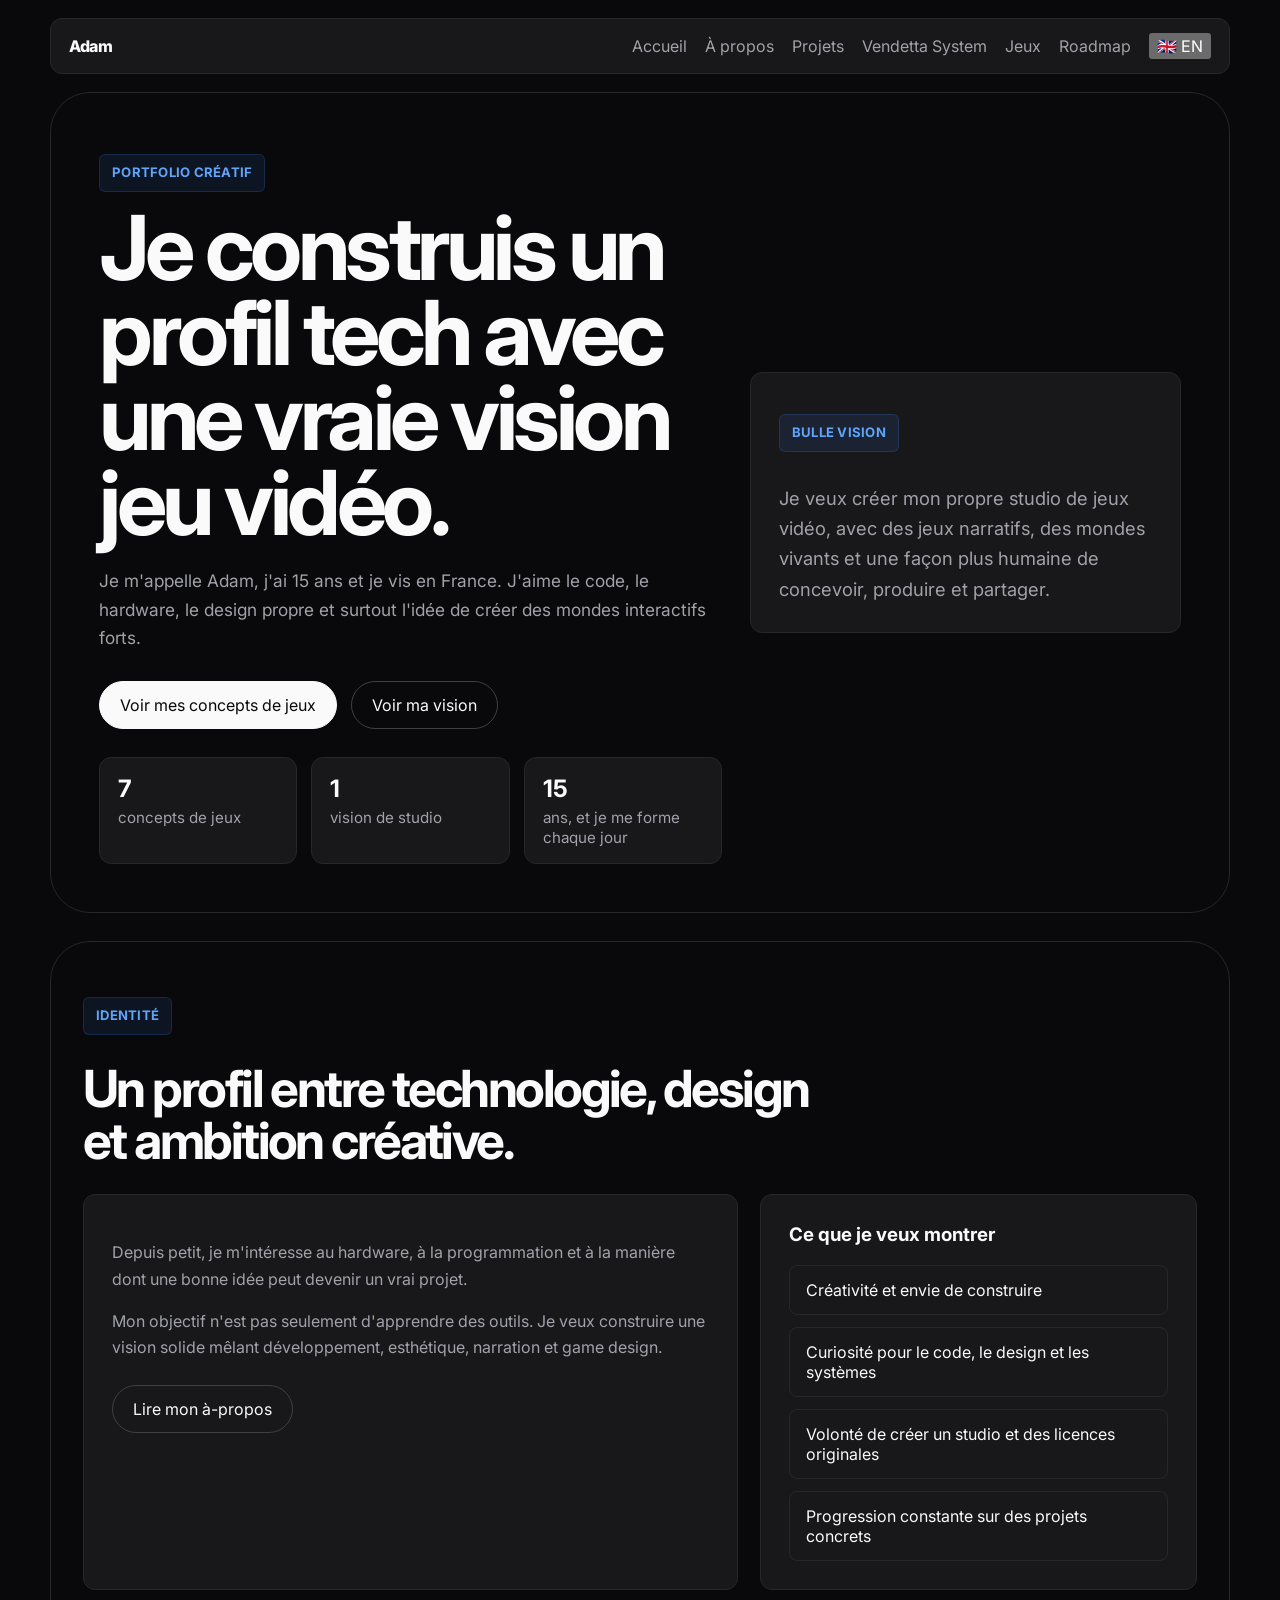
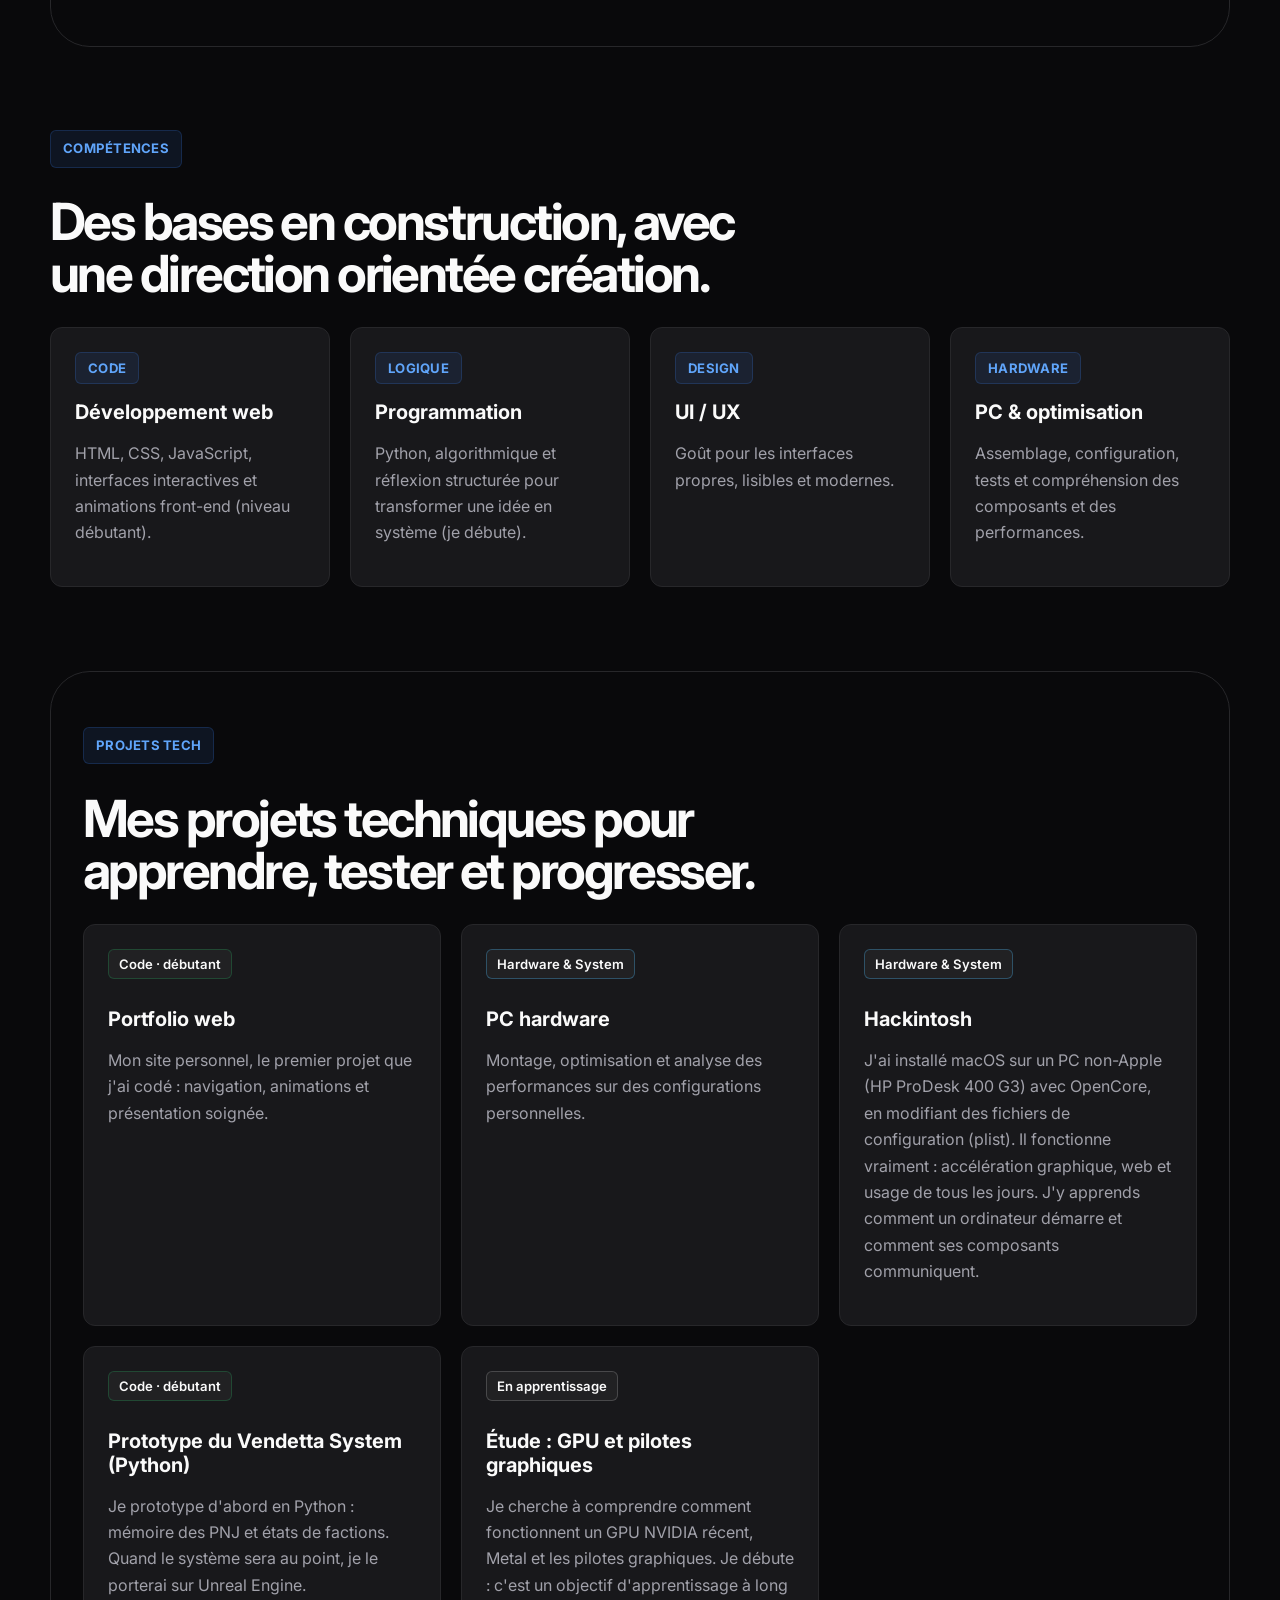
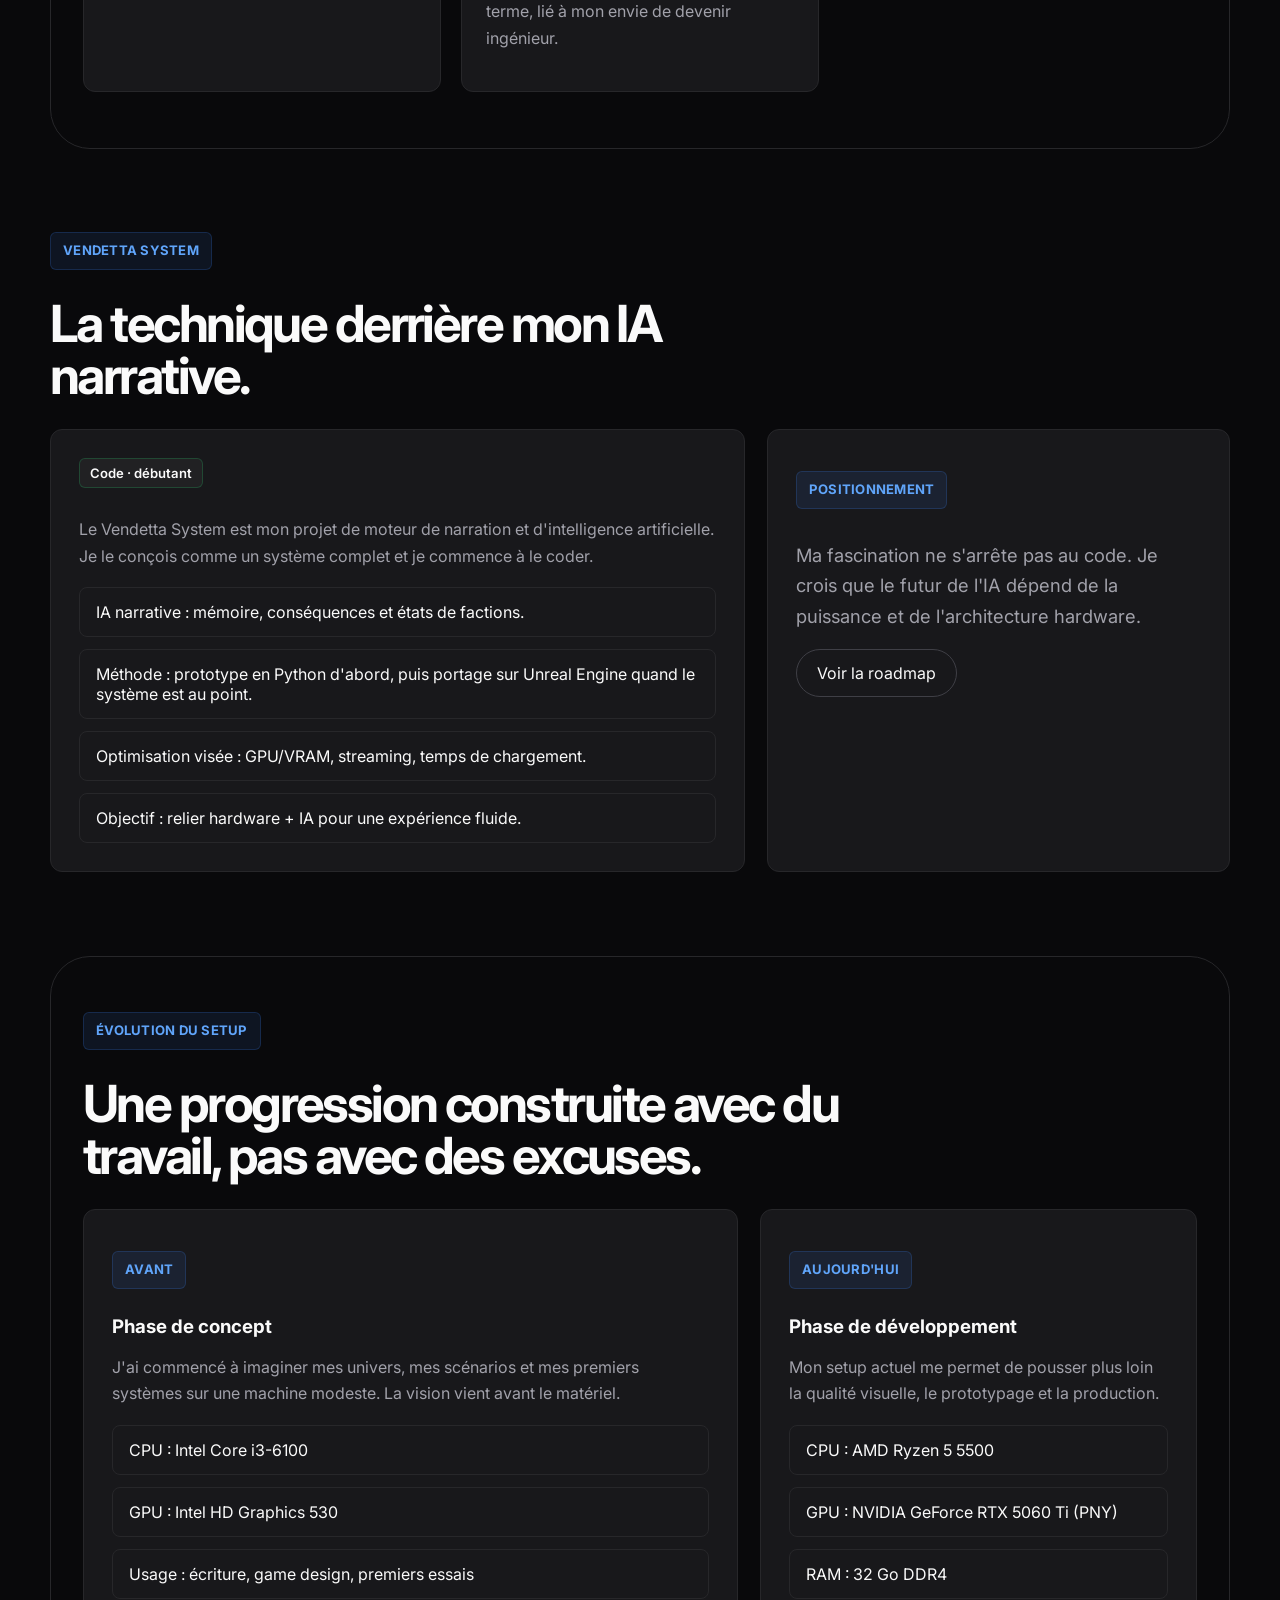
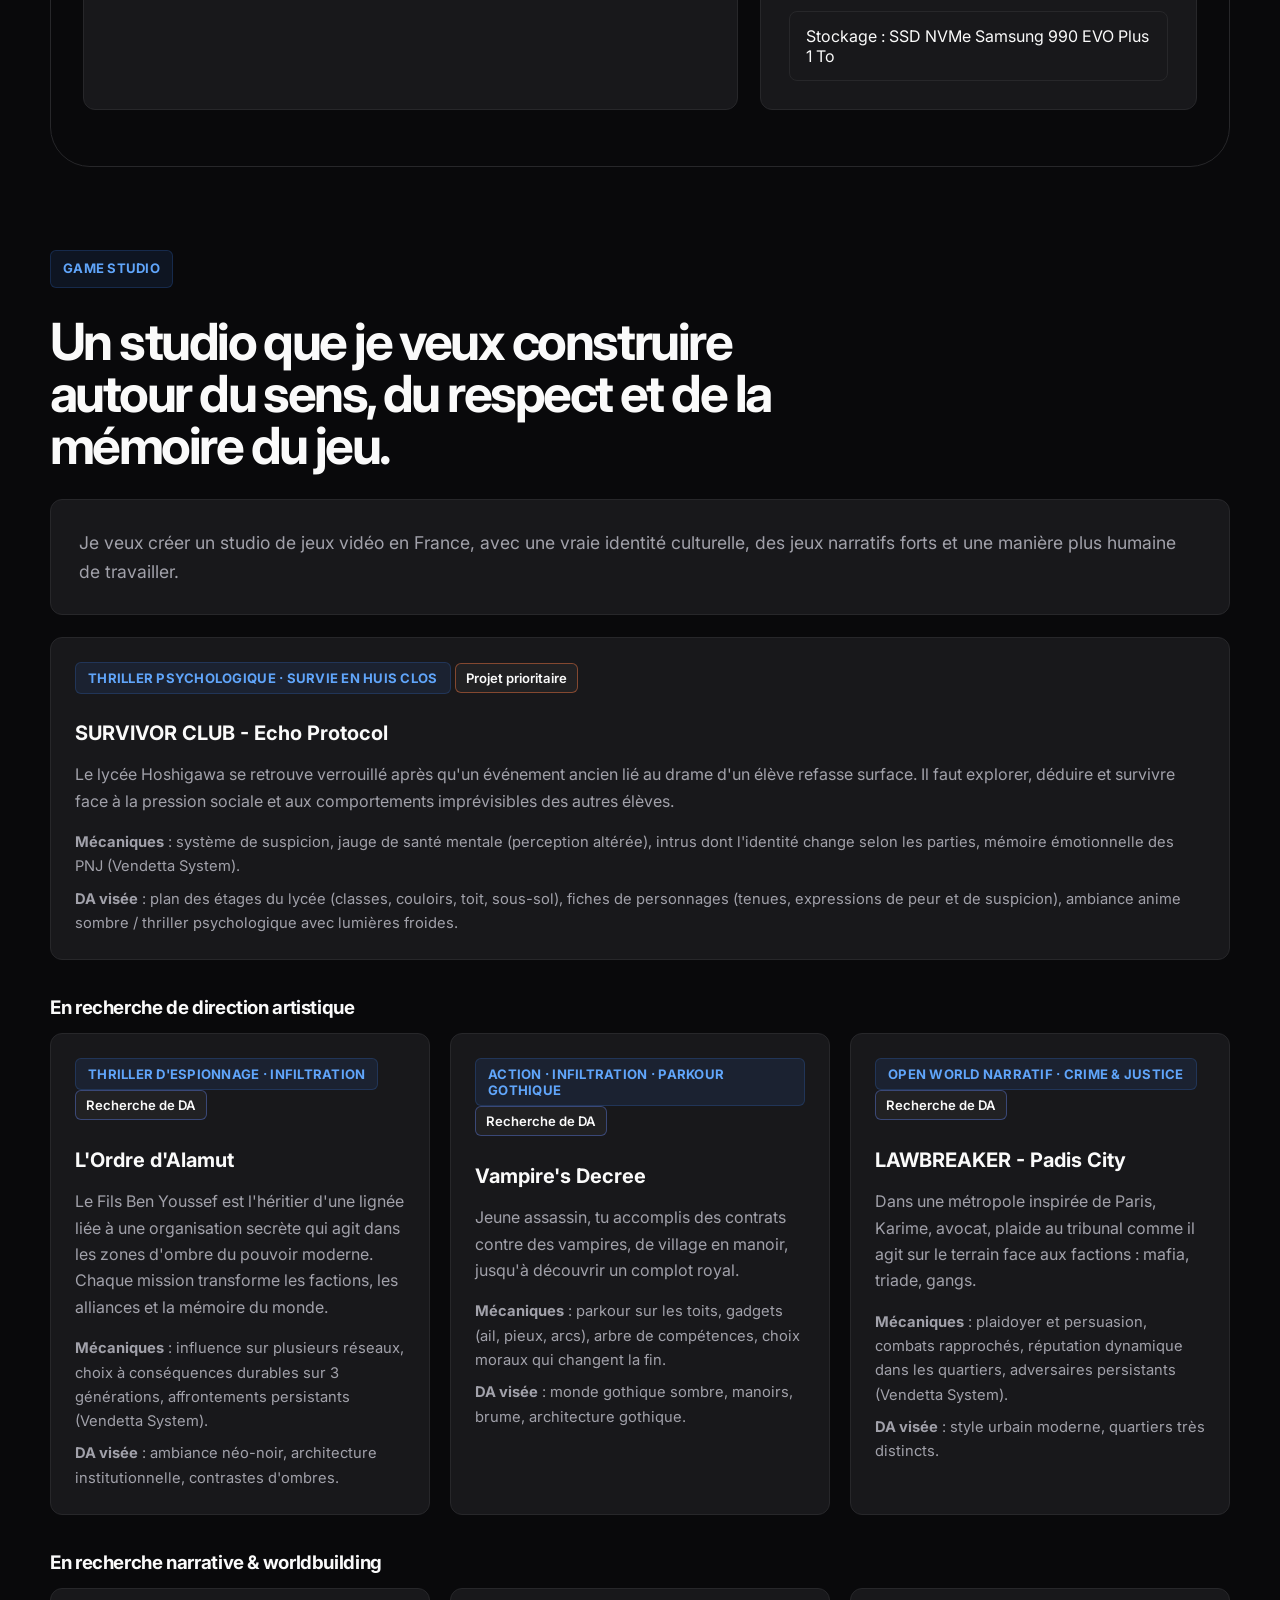
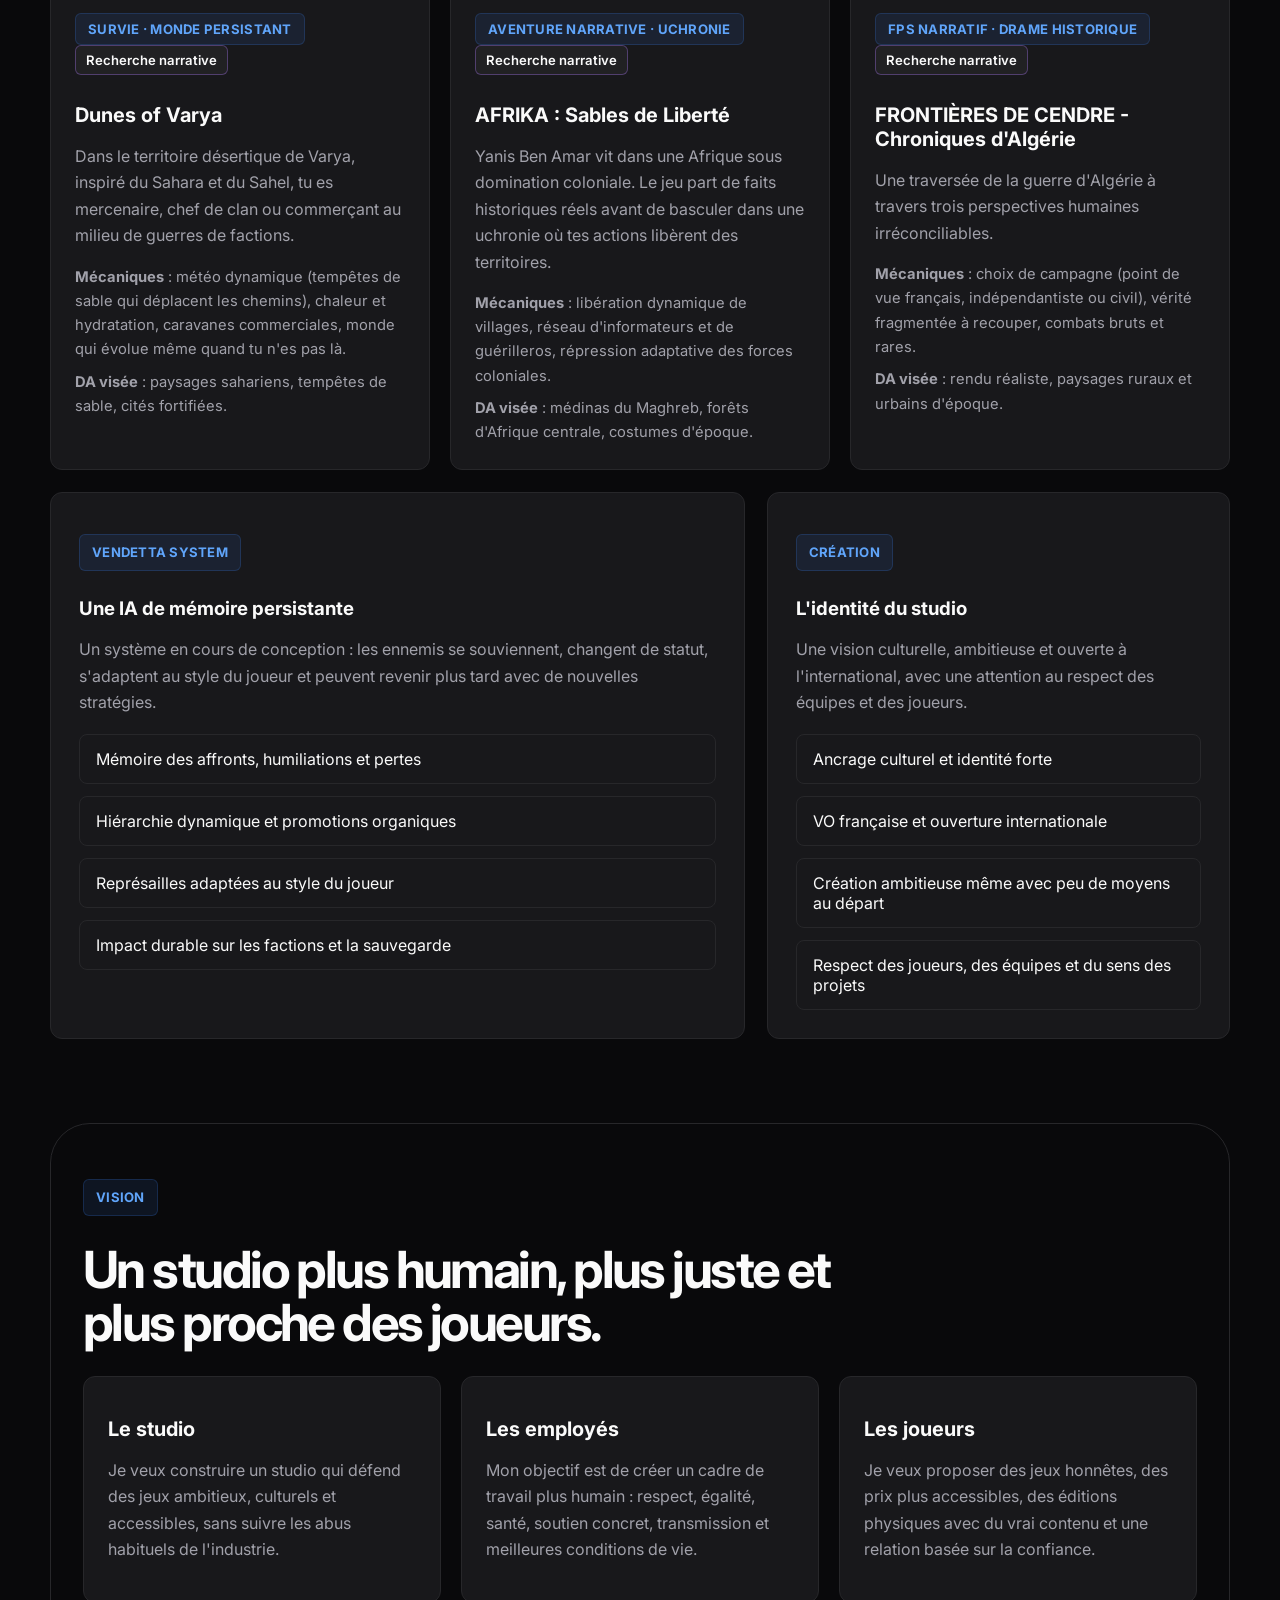
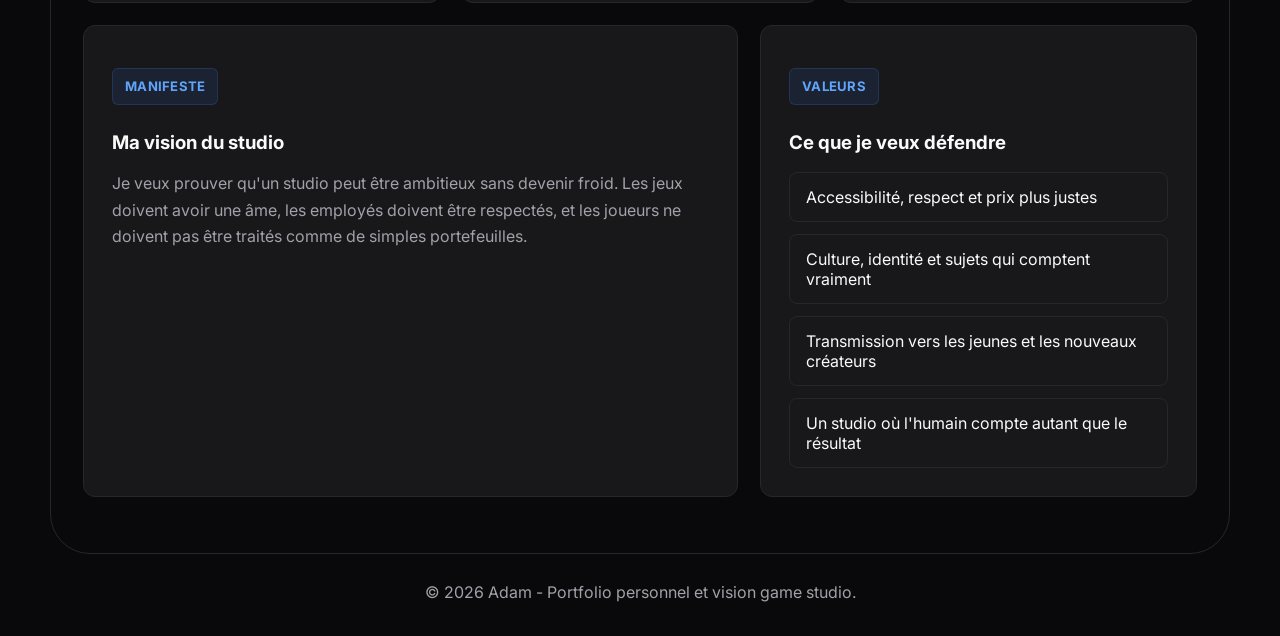
<file: index.html>
<!DOCTYPE html>
<html lang="fr">
<head>
  <meta charset="UTF-8">
  <meta name="viewport" content="width=device-width, initial-scale=1.0">
  <title>Adam | Portfolio</title>
  <meta name="description" content="Portfolio d&#x27;Adam, 15 ans, France : projets tech, concepts de jeux, Vendetta System et roadmap 2025-2030." data-i18n="meta.description" data-i18n-attr="content">
  <meta name="author" content="Adam">
  <meta name="robots" content="index,follow">
  <meta name="color-scheme" content="dark">
  <meta name="theme-color" content="#09090b">

  <meta property="og:type" content="website">
  <meta property="og:title" content="Adam | Portfolio" data-i18n="document.title" data-i18n-attr="content">
  <meta property="og:description" content="Portfolio d&#x27;Adam, 15 ans, France : projets tech, concepts de jeux, Vendetta System et roadmap 2025-2030." data-i18n="meta.description" data-i18n-attr="content">
  <meta name="twitter:card" content="summary">

  <!-- Favicons -->
  <link rel="icon" type="image/x-icon" href="assets/favicon.ico">
  <link rel="icon" type="image/png" sizes="16x16" href="assets/favicon-16x16.png">
  <link rel="icon" type="image/png" sizes="32x32" href="assets/favicon-32x32.png">
  <link rel="icon" type="image/svg+xml" href="assets/favicon.svg">
  <link rel="apple-touch-icon" sizes="180x180" href="assets/apple-touch-icon.png">
  <link rel="manifest" href="assets/site.webmanifest">

  <link rel="preconnect" href="https://fonts.googleapis.com">
  <link rel="preconnect" href="https://fonts.gstatic.com" crossorigin>
  <link href="https://fonts.googleapis.com/css2?family=Inter:wght@400;500;600;700;800&display=swap" rel="stylesheet">
  <link rel="stylesheet" href="style.css">
</head>
<body class="dark" data-page="index">
  <div class="page-glow page-glow-left"></div>
  <div class="page-glow page-glow-right"></div>
  <div class="bubbles" aria-hidden="true"></div>
  <a class="skip-link" href="#content" data-i18n="skip.link">Aller au contenu</a>

  <header class="site-header">
    <nav class="nav">
      <a class="brand" href="#home">Adam</a>
      <ul class="nav-links">
        <li><a href="#home" data-i18n="nav.home">Accueil</a></li>
        <li><a href="about.html" data-i18n="nav.about">À propos</a></li>
        <li><a href="#tech-projects" data-i18n="nav.projects">Projets</a></li>
        <li><a href="#vendetta-system" data-i18n="nav.vendetta">Vendetta System</a></li>
        <li><a href="#game-studio" data-i18n="nav.games">Jeux</a></li>
        <li><a href="roadmap.html" data-i18n="nav.roadmap">Roadmap</a></li>
        <li><button id="lang-toggle" type="button" aria-label="Switch language">EN</button></li>
      </ul>
    </nav>
  </header>

  <main id="content">
    <section id="home" class="hero section">
      <div class="hero-copy">
        <p class="eyebrow" data-i18n="hero.eyebrow">Portfolio créatif</p>
        <h1 data-i18n="hero.title">Je construis un profil tech avec une vraie vision jeu vidéo.</h1>
        <p class="hero-text" data-i18n="hero.text">Je m'appelle Adam, j'ai 15 ans et je vis en France. J'aime le code, le hardware, le design propre et surtout l'idée de créer des mondes interactifs forts.</p>

        <div class="hero-actions">
          <a class="button primary" href="#game-studio" data-i18n="hero.cta_games">Voir mes concepts de jeux</a>
          <a class="button secondary" href="#manifesto" data-i18n="hero.cta_vision">Voir ma vision</a>
        </div>

        <div class="hero-metrics">
          <article class="metric-card">
            <strong>7</strong>
            <span data-i18n="hero.metric_games">concepts de jeux</span>
          </article>
          <article class="metric-card">
            <strong>1</strong>
            <span data-i18n="hero.metric_studio">vision de studio</span>
          </article>
          <article class="metric-card">
            <strong>15</strong>
            <span data-i18n="hero.metric_age">ans, et je me forme chaque jour</span>
          </article>
        </div>
      </div>

      <aside class="hero-panel glass-card">
        <p class="panel-label" data-i18n="hero.panel_label">Bulle vision</p>
        <p class="panel-quote" data-i18n="hero.panel_text">Je veux créer mon propre studio de jeux vidéo, avec des jeux narratifs, des mondes vivants et une façon plus humaine de concevoir, produire et partager.</p>

        <div class="hero-orbit">
          <span class="orbit-ring orbit-ring-large"></span>
          <span class="orbit-ring orbit-ring-small"></span>
          <span class="orbit-core"></span>
        </div>
      </aside>
    </section>

    <section id="identity" class="section section-soft">
      <div class="section-heading">
        <p class="eyebrow" data-i18n="identity.eyebrow">Identité</p>
        <h2 data-i18n="identity.title">Un profil entre technologie, design et ambition créative.</h2>
      </div>

      <div class="split-grid">
        <article class="glass-card">
          <p data-i18n="identity.text_1">Depuis petit, je m'intéresse au hardware, à la programmation et à la manière dont une bonne idée peut devenir un vrai projet.</p>
          <p data-i18n="identity.text_2">Mon objectif n'est pas seulement d'apprendre des outils. Je veux construire une vision solide mêlant développement, esthétique, narration et game design.</p>
          <a class="button secondary about-cta" href="about.html" data-i18n="identity.cta">Lire mon à-propos</a>
        </article>

        <article class="traits-card">
          <h3 data-i18n="identity.showcase_title">Ce que je veux montrer</h3>
          <ul class="trait-list">
            <li data-i18n="identity.trait_1">Créativité et envie de construire</li>
            <li data-i18n="identity.trait_2">Curiosité pour le code, le design et les systèmes</li>
            <li data-i18n="identity.trait_3">Volonté de créer un studio et des licences originales</li>
            <li data-i18n="identity.trait_4">Progression constante sur des projets concrets</li>
          </ul>
        </article>
      </div>
    </section>

    <section id="skills" class="section">
      <div class="section-heading">
        <p class="eyebrow" data-i18n="skills.eyebrow">Compétences</p>
        <h2 data-i18n="skills.title">Des bases en construction, avec une direction orientée création.</h2>
      </div>

      <div class="cards cards-4">
        <article class="card reveal">
          <span class="card-tag" data-i18n="skills.tag_code">Code</span>
          <h3 data-i18n="skills.web_title">Développement web</h3>
          <p data-i18n="skills.web_text">HTML, CSS, JavaScript, interfaces interactives et animations front-end (niveau débutant).</p>
          <span class="card-accent"></span>
        </article>

        <article class="card reveal">
          <span class="card-tag" data-i18n="skills.tag_logic">Logique</span>
          <h3 data-i18n="skills.programming_title">Programmation</h3>
          <p data-i18n="skills.programming_text">Python, algorithmique et réflexion structurée pour transformer une idée en système (je débute).</p>
          <span class="card-accent"></span>
        </article>

        <article class="card reveal">
          <span class="card-tag" data-i18n="skills.tag_design">Design</span>
          <h3 data-i18n="skills.design_title">UI / UX</h3>
          <p data-i18n="skills.design_text">Goût pour les interfaces propres, lisibles et modernes.</p>
          <span class="card-accent"></span>
        </article>

        <article class="card reveal">
          <span class="card-tag" data-i18n="skills.tag_hardware">Hardware</span>
          <h3 data-i18n="skills.hardware_title">PC &amp; optimisation</h3>
          <p data-i18n="skills.hardware_text">Assemblage, configuration, tests et compréhension des composants et des performances.</p>
          <span class="card-accent"></span>
        </article>
      </div>
    </section>

    <section id="tech-projects" class="section section-soft">
      <div class="section-heading">
        <p class="eyebrow" data-i18n="tech.eyebrow">Projets tech</p>
        <h2 data-i18n="tech.title">Mes projets techniques pour apprendre, tester et progresser.</h2>
      </div>

      <div class="cards">
        <article class="card reveal">
          <span class="status-pill status-code" data-i18n="status.code">Code · débutant</span>
          <h3 data-i18n="tech.project_1_title">Portfolio web</h3>
          <p data-i18n="tech.project_1_text">Mon site personnel, le premier projet que j'ai codé : navigation, animations et présentation soignée.</p>
          <span class="card-accent"></span>
        </article>

        <article class="card reveal">
          <span class="status-pill status-hw" data-i18n="status.hw">Hardware &amp; System</span>
          <h3 data-i18n="tech.project_2_title">PC hardware</h3>
          <p data-i18n="tech.project_2_text">Montage, optimisation et analyse des performances sur des configurations personnelles.</p>
          <span class="card-accent"></span>
        </article>
        <article class="card reveal">
          <span class="status-pill status-hw" data-i18n="status.hw">Hardware &amp; System</span>
          <h3 data-i18n="tech.project_6_title">Hackintosh</h3>
          <p data-i18n="tech.project_6_text">J'ai installé macOS sur un PC non-Apple (HP ProDesk 400 G3) avec OpenCore, en modifiant des fichiers de configuration (plist). Il fonctionne vraiment : accélération graphique, web et usage de tous les jours. J'y apprends comment un ordinateur démarre et comment ses composants communiquent.</p>
          <span class="card-accent"></span>
        </article>

        <article class="card reveal">
          <span class="status-pill status-code" data-i18n="status.code">Code · débutant</span>
          <h3 data-i18n="tech.project_3_title">Prototype du Vendetta System (Python)</h3>
          <p data-i18n="tech.project_3_text">Je prototype d'abord en Python : mémoire des PNJ et états de factions. Quand le système sera au point, je le porterai sur Unreal Engine.</p>
          <span class="card-accent"></span>
        </article>
        <article class="card reveal">
          <span class="status-pill status-learning" data-i18n="status.learning">En apprentissage</span>
          <h3 data-i18n="tech.project_7_title">Étude : GPU et pilotes graphiques</h3>
          <p data-i18n="tech.project_7_text">Je cherche à comprendre comment fonctionnent un GPU NVIDIA récent, Metal et les pilotes graphiques. Je débute : c'est un objectif d'apprentissage à long terme, lié à mon envie de devenir ingénieur.</p>
          <span class="card-accent"></span>
        </article>


      </div>
    </section>

    <section id="vendetta-system" class="section">
      <div class="section-heading">
        <p class="eyebrow" data-i18n="vendetta.eyebrow">Vendetta System</p>
        <h2 data-i18n="vendetta.title">La technique derrière mon IA narrative.</h2>
      </div>

      <div class="split-grid">
        <article class="glass-card reveal">
          <span class="status-pill status-code" data-i18n="status.code">Code · débutant</span>
          <p data-i18n="vendetta.text">Le Vendetta System est mon projet de moteur de narration et d'intelligence artificielle. Je le conçois comme un système complet et je commence à le coder.</p>
          <ul class="trait-list vendetta-list">
            <li data-i18n="vendetta.item_1">IA narrative : mémoire, conséquences et états de factions.</li>
            <li data-i18n="vendetta.item_2">Méthode : prototype en Python d'abord, puis portage sur Unreal Engine quand le système est au point.</li>
            <li data-i18n="vendetta.item_3">Optimisation visée : GPU/VRAM, streaming, temps de chargement.</li>
            <li data-i18n="vendetta.item_4">Objectif : relier hardware + IA pour une expérience fluide.</li>
          </ul>
        </article>

        <article class="glass-card reveal vendetta-goal">
          <p class="panel-label" data-i18n="vendetta.goal_label">Positionnement</p>
          <p class="panel-quote" data-i18n="vendetta.goal_text">Ma fascination ne s'arrête pas au code. Je crois que le futur de l'IA dépend de la puissance et de l'architecture hardware.</p>
          <a class="button secondary" href="roadmap.html" data-i18n="vendetta.cta">Voir la roadmap</a>
        </article>
      </div>
    </section>

    <section id="setup" class="section section-soft">
      <div class="section-heading">
        <p class="eyebrow" data-i18n="setup.eyebrow">Évolution du setup</p>
        <h2 data-i18n="setup.title">Une progression construite avec du travail, pas avec des excuses.</h2>
      </div>

      <div class="split-grid studio-details">
        <article class="glass-card reveal">
          <p class="eyebrow" data-i18n="setup.before_eyebrow">Avant</p>
          <h3 data-i18n="setup.before_title">Phase de concept</h3>
          <p data-i18n="setup.before_text">J'ai commencé à imaginer mes univers, mes scénarios et mes premiers systèmes sur une machine modeste. La vision vient avant le matériel.</p>
          <ul class="trait-list">
            <li data-i18n="setup.before_item_1">CPU : Intel Core i3-6100</li>
            <li data-i18n="setup.before_item_2">GPU : Intel HD Graphics 530</li>
            <li data-i18n="setup.before_item_3">Usage : écriture, game design, premiers essais</li>
          </ul>
        </article>

        <article class="glass-card reveal">
          <p class="eyebrow" data-i18n="setup.now_eyebrow">Aujourd'hui</p>
          <h3 data-i18n="setup.now_title">Phase de développement</h3>
          <p data-i18n="setup.now_text">Mon setup actuel me permet de pousser plus loin la qualité visuelle, le prototypage et la production.</p>
          <ul class="trait-list">
            <li data-i18n="setup.now_item_1">CPU : AMD Ryzen 5 5500</li>
            <li data-i18n="setup.now_item_2">GPU : NVIDIA GeForce RTX 5060 Ti (PNY)</li>
            <li data-i18n="setup.now_item_3">RAM : 32 Go DDR4</li>
            <li data-i18n="setup.now_item_4">Stockage : SSD NVMe Samsung 990 EVO Plus 1 To</li>
          </ul>
        </article>
      </div>
    </section>


    <section id="game-studio" class="section studio-section">
      <div class="section-heading">
        <p class="eyebrow" data-i18n="studio.eyebrow">Game Studio</p>
        <h2 data-i18n="studio.title">Un studio que je veux construire autour du sens, du respect et de la mémoire du jeu.</h2>
      </div>

     <div class="studio-banner glass-card">
  <p class="studio-bubble" data-i18n="studio.bubble">
    Je veux créer un studio de jeux vidéo en France, avec une vraie identité culturelle, des jeux narratifs forts et une manière plus humaine de travailler. 
    Voila le site du studio : <a href="https://0legeant.github.io/ventryx-studio/" target="_blank">https://0legeant.github.io/ventryx-studio/</a>
  </p>
</div>

      <div class="cards cards-featured">
        <article class="card project-card reveal featured-project">
          <span class="card-tag" data-i18n="g.survivor.tag">Thriller psychologique · survie en huis clos</span>
          <span class="status-pill status-priority" data-i18n="status.priority">Projet prioritaire</span>
          <h3 data-i18n="g.survivor.title">SURVIVOR CLUB - Echo Protocol</h3>
          <p data-i18n="g.survivor.pitch">Le lycée Hoshigawa se retrouve verrouillé après qu'un événement ancien lié au drame d'un élève refasse surface. Il faut explorer, déduire et survivre face à la pression sociale et aux comportements imprévisibles des autres élèves.</p>
          <p class="card-meta"><strong data-i18n="studio.label_mech">Mécaniques</strong> : <span data-i18n="g.survivor.mech">système de suspicion, jauge de santé mentale (perception altérée), intrus dont l'identité change selon les parties, mémoire émotionnelle des PNJ (Vendetta System).</span></p>
          <p class="card-meta"><strong data-i18n="studio.label_da">DA visée</strong> : <span data-i18n="g.survivor.da">plan des étages du lycée (classes, couloirs, toit, sous-sol), fiches de personnages (tenues, expressions de peur et de suspicion), ambiance anime sombre / thriller psychologique avec lumières froides.</span></p>
          <span class="card-accent"></span>
        </article>
      </div>
      <h3 class="games-group-title" data-i18n="studio.group_da">En recherche de direction artistique</h3>
<div class="cards">
        <article class="card project-card reveal">
          <span class="card-tag" data-i18n="g.alamut.tag">Thriller d'espionnage · infiltration</span>
          <span class="status-pill status-search" data-i18n="status.search">Recherche de DA</span>
          <h3 data-i18n="g.alamut.title">L'Ordre d'Alamut</h3>
          <p data-i18n="g.alamut.pitch">Le Fils Ben Youssef est l'héritier d'une lignée liée à une organisation secrète qui agit dans les zones d'ombre du pouvoir moderne. Chaque mission transforme les factions, les alliances et la mémoire du monde.</p>
          <p class="card-meta"><strong data-i18n="studio.label_mech">Mécaniques</strong> : <span data-i18n="g.alamut.mech">influence sur plusieurs réseaux, choix à conséquences durables sur 3 générations, affrontements persistants (Vendetta System).</span></p>
          <p class="card-meta"><strong data-i18n="studio.label_da">DA visée</strong> : <span data-i18n="g.alamut.da">ambiance néo-noir, architecture institutionnelle, contrastes d'ombres.</span></p>
          <span class="card-accent"></span>
        </article>
        <article class="card project-card reveal">
          <span class="card-tag" data-i18n="g.vampire.tag">Action · infiltration · parkour gothique</span>
          <span class="status-pill status-search" data-i18n="status.search">Recherche de DA</span>
          <h3 data-i18n="g.vampire.title">Vampire's Decree</h3>
          <p data-i18n="g.vampire.pitch">Jeune assassin, tu accomplis des contrats contre des vampires, de village en manoir, jusqu'à découvrir un complot royal.</p>
          <p class="card-meta"><strong data-i18n="studio.label_mech">Mécaniques</strong> : <span data-i18n="g.vampire.mech">parkour sur les toits, gadgets (ail, pieux, arcs), arbre de compétences, choix moraux qui changent la fin.</span></p>
          <p class="card-meta"><strong data-i18n="studio.label_da">DA visée</strong> : <span data-i18n="g.vampire.da">monde gothique sombre, manoirs, brume, architecture gothique.</span></p>
          <span class="card-accent"></span>
        </article>
        <article class="card project-card reveal">
          <span class="card-tag" data-i18n="g.lawbreaker.tag">Open world narratif · crime &amp; justice</span>
          <span class="status-pill status-search" data-i18n="status.search">Recherche de DA</span>
          <h3 data-i18n="g.lawbreaker.title">LAWBREAKER - Padis City</h3>
          <p data-i18n="g.lawbreaker.pitch">Dans une métropole inspirée de Paris, Karime, avocat, plaide au tribunal comme il agit sur le terrain face aux factions : mafia, triade, gangs.</p>
          <p class="card-meta"><strong data-i18n="studio.label_mech">Mécaniques</strong> : <span data-i18n="g.lawbreaker.mech">plaidoyer et persuasion, combats rapprochés, réputation dynamique dans les quartiers, adversaires persistants (Vendetta System).</span></p>
          <p class="card-meta"><strong data-i18n="studio.label_da">DA visée</strong> : <span data-i18n="g.lawbreaker.da">style urbain moderne, quartiers très distincts.</span></p>
          <span class="card-accent"></span>
        </article>
      </div>
      <h3 class="games-group-title" data-i18n="studio.group_world">En recherche narrative &amp; worldbuilding</h3>
<div class="cards">
        <article class="card project-card reveal">
          <span class="card-tag" data-i18n="g.varya.tag">Survie · monde persistant</span>
          <span class="status-pill status-world" data-i18n="status.world">Recherche narrative</span>
          <h3 data-i18n="g.varya.title">Dunes of Varya</h3>
          <p data-i18n="g.varya.pitch">Dans le territoire désertique de Varya, inspiré du Sahara et du Sahel, tu es mercenaire, chef de clan ou commerçant au milieu de guerres de factions.</p>
          <p class="card-meta"><strong data-i18n="studio.label_mech">Mécaniques</strong> : <span data-i18n="g.varya.mech">météo dynamique (tempêtes de sable qui déplacent les chemins), chaleur et hydratation, caravanes commerciales, monde qui évolue même quand tu n'es pas là.</span></p>
          <p class="card-meta"><strong data-i18n="studio.label_da">DA visée</strong> : <span data-i18n="g.varya.da">paysages sahariens, tempêtes de sable, cités fortifiées.</span></p>
          <span class="card-accent"></span>
        </article>
        <article class="card project-card reveal">
          <span class="card-tag" data-i18n="g.afrika.tag">Aventure narrative · uchronie</span>
          <span class="status-pill status-world" data-i18n="status.world">Recherche narrative</span>
          <h3 data-i18n="g.afrika.title">AFRIKA : Sables de Liberté</h3>
          <p data-i18n="g.afrika.pitch">Yanis Ben Amar vit dans une Afrique sous domination coloniale. Le jeu part de faits historiques réels avant de basculer dans une uchronie où tes actions libèrent des territoires.</p>
          <p class="card-meta"><strong data-i18n="studio.label_mech">Mécaniques</strong> : <span data-i18n="g.afrika.mech">libération dynamique de villages, réseau d'informateurs et de guérilleros, répression adaptative des forces coloniales.</span></p>
          <p class="card-meta"><strong data-i18n="studio.label_da">DA visée</strong> : <span data-i18n="g.afrika.da">médinas du Maghreb, forêts d'Afrique centrale, costumes d'époque.</span></p>
          <span class="card-accent"></span>
        </article>
        <article class="card project-card reveal">
          <span class="card-tag" data-i18n="g.cendre.tag">FPS narratif · drame historique</span>
          <span class="status-pill status-world" data-i18n="status.world">Recherche narrative</span>
          <h3 data-i18n="g.cendre.title">FRONTIÈRES DE CENDRE - Chroniques d'Algérie</h3>
          <p data-i18n="g.cendre.pitch">Une traversée de la guerre d'Algérie à travers trois perspectives humaines irréconciliables.</p>
          <p class="card-meta"><strong data-i18n="studio.label_mech">Mécaniques</strong> : <span data-i18n="g.cendre.mech">choix de campagne (point de vue français, indépendantiste ou civil), vérité fragmentée à recouper, combats bruts et rares.</span></p>
          <p class="card-meta"><strong data-i18n="studio.label_da">DA visée</strong> : <span data-i18n="g.cendre.da">rendu réaliste, paysages ruraux et urbains d'époque.</span></p>
          <span class="card-accent"></span>
        </article>
      </div>

      <div class="split-grid studio-details">
        <article class="glass-card reveal">
          <p class="eyebrow" data-i18n="studio.system_eyebrow">Vendetta System</p>
          <h3 data-i18n="studio.system_title">Une IA de mémoire persistante</h3>
          <p data-i18n="studio.system_text">Un système en cours de conception : les ennemis se souviennent, changent de statut, s'adaptent au style du joueur et peuvent revenir plus tard avec de nouvelles stratégies.</p>
          <ul class="trait-list">
            <li data-i18n="studio.system_trait_1">Mémoire des affronts, humiliations et pertes</li>
            <li data-i18n="studio.system_trait_2">Hiérarchie dynamique et promotions organiques</li>
            <li data-i18n="studio.system_trait_3">Représailles adaptées au style du joueur</li>
            <li data-i18n="studio.system_trait_4">Impact durable sur les factions et la sauvegarde</li>
          </ul>
        </article>

        <article class="glass-card reveal">
          <p class="eyebrow" data-i18n="studio.creation_eyebrow">Création</p>
          <h3 data-i18n="studio.creation_title">L'identité du studio</h3>
          <p data-i18n="studio.creation_text">Une vision culturelle, ambitieuse et ouverte à l'international, avec une attention au respect des équipes et des joueurs.</p>
          <ul class="trait-list">
            <li data-i18n="studio.creation_trait_1">Ancrage culturel et identité forte</li>
            <li data-i18n="studio.creation_trait_2">VO française et ouverture internationale</li>
            <li data-i18n="studio.creation_trait_3">Création ambitieuse même avec peu de moyens au départ</li>
            <li data-i18n="studio.creation_trait_4">Respect des joueurs, des équipes et du sens des projets</li>
          </ul>
        </article>
      </div>
    </section>

    <section id="manifesto" class="section section-soft">
      <div class="section-heading">
        <p class="eyebrow" data-i18n="vision.eyebrow">Vision</p>
        <h2 data-i18n="vision.title">Un studio plus humain, plus juste et plus proche des joueurs.</h2>
      </div>

      <div class="cards">
        <article class="card reveal">
          <h3 data-i18n="vision.card_1_title">Le studio</h3>
          <p data-i18n="vision.card_1_text">Je veux construire un studio qui défend des jeux ambitieux, culturels et accessibles, sans suivre les abus habituels de l'industrie.</p>
          <span class="card-accent"></span>
        </article>

        <article class="card reveal">
          <h3 data-i18n="vision.card_2_title">Les employés</h3>
          <p data-i18n="vision.card_2_text">Mon objectif est de créer un cadre de travail plus humain : respect, égalité, santé, soutien concret, transmission et meilleures conditions de vie.</p>
          <span class="card-accent"></span>
        </article>

        <article class="card reveal">
          <h3 data-i18n="vision.card_3_title">Les joueurs</h3>
          <p data-i18n="vision.card_3_text">Je veux proposer des jeux honnêtes, des prix plus accessibles, des éditions physiques avec du vrai contenu et une relation basée sur la confiance.</p>
          <span class="card-accent"></span>
        </article>
      </div>

      <div class="split-grid studio-details">
        <article class="glass-card reveal">
          <p class="eyebrow" data-i18n="vision.manifesto_eyebrow">Manifeste</p>
          <h3 data-i18n="vision.manifesto_title">Ma vision du studio</h3>
          <p data-i18n="vision.manifesto_text">Je veux prouver qu'un studio peut être ambitieux sans devenir froid. Les jeux doivent avoir une âme, les employés doivent être respectés, et les joueurs ne doivent pas être traités comme de simples portefeuilles.</p>
        </article>

        <article class="glass-card reveal">
          <p class="eyebrow" data-i18n="vision.values_eyebrow">Valeurs</p>
          <h3 data-i18n="vision.values_title">Ce que je veux défendre</h3>
          <ul class="trait-list">
            <li data-i18n="vision.value_1">Accessibilité, respect et prix plus justes</li>
            <li data-i18n="vision.value_2">Culture, identité et sujets qui comptent vraiment</li>
            <li data-i18n="vision.value_3">Transmission vers les jeunes et les nouveaux créateurs</li>
            <li data-i18n="vision.value_4">Un studio où l'humain compte autant que le résultat</li>
          </ul>
        </article>
      </div>
    </section>

  </main>

  <footer class="site-footer">
    <p data-i18n="footer.text">© 2026 Adam - Portfolio personnel et vision game studio.</p>
  </footer>

  <script src="script.js"></script>
</body>
</html>
</file>
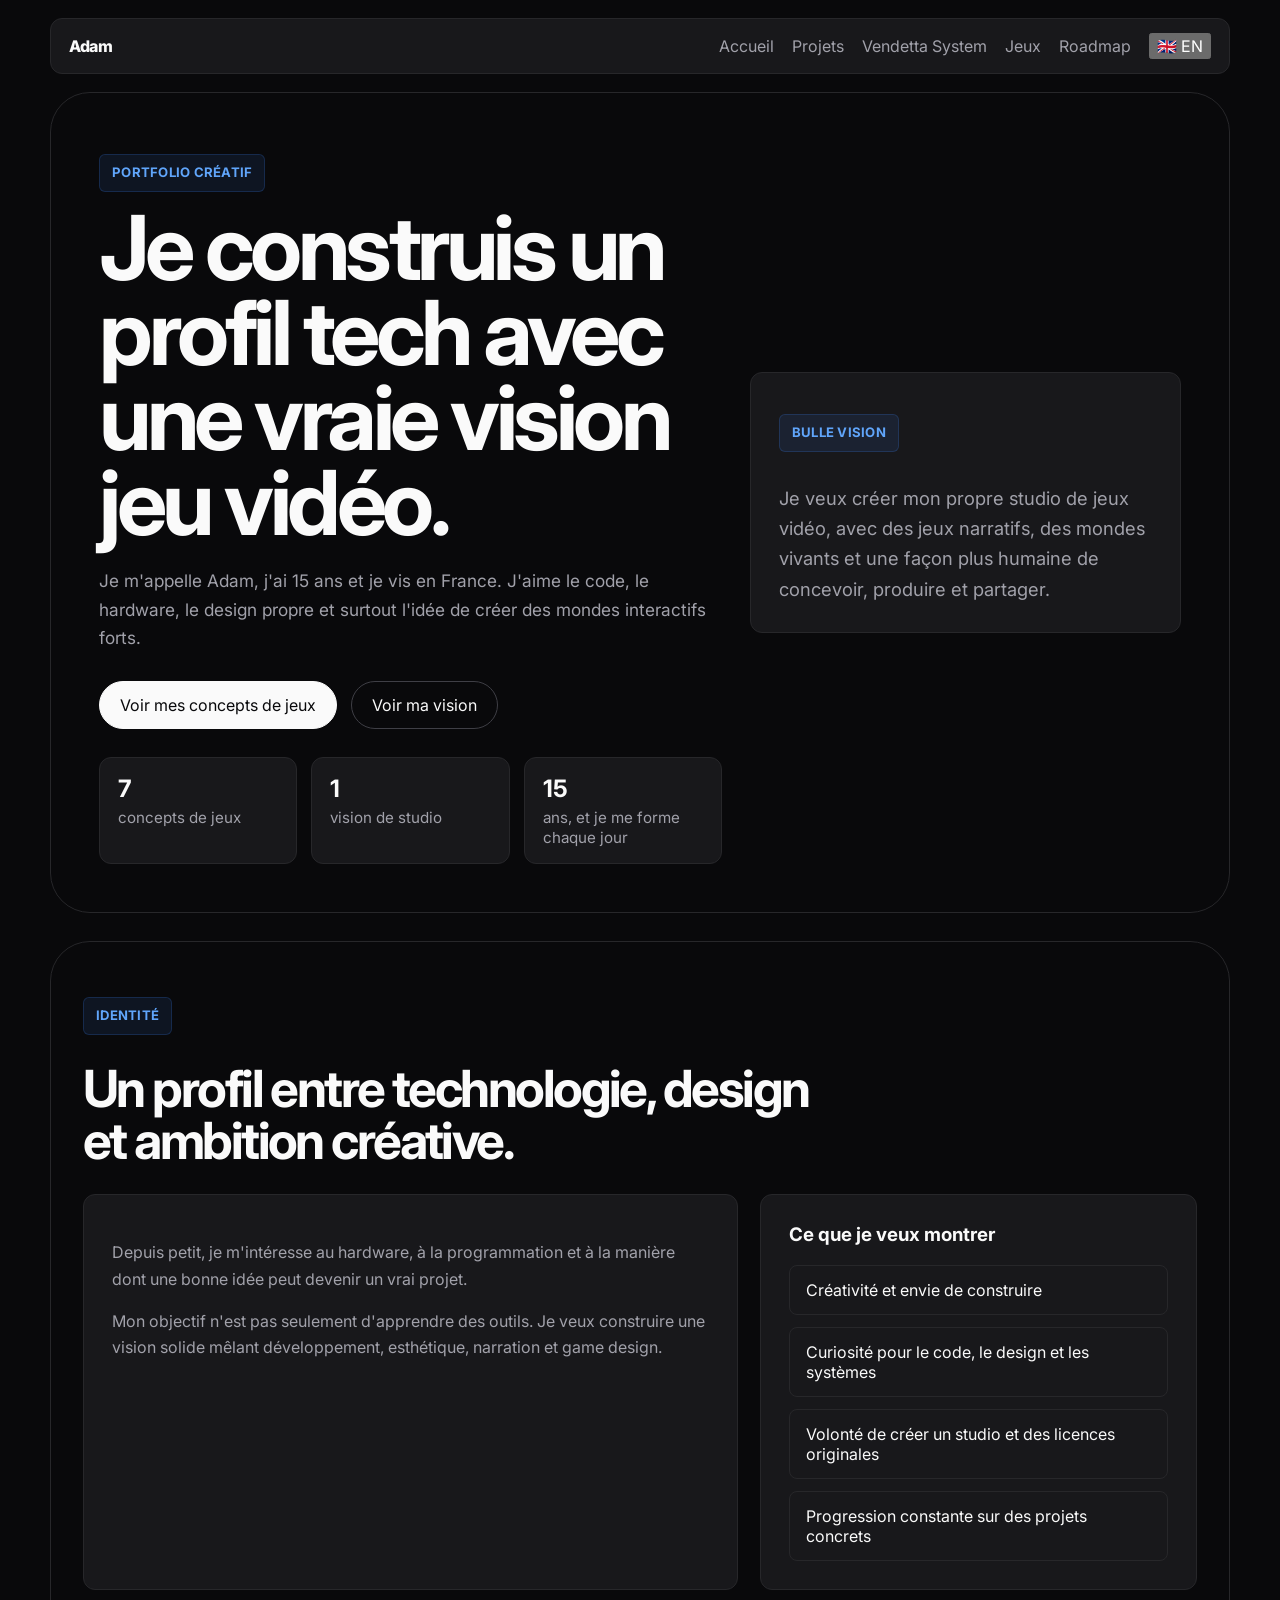
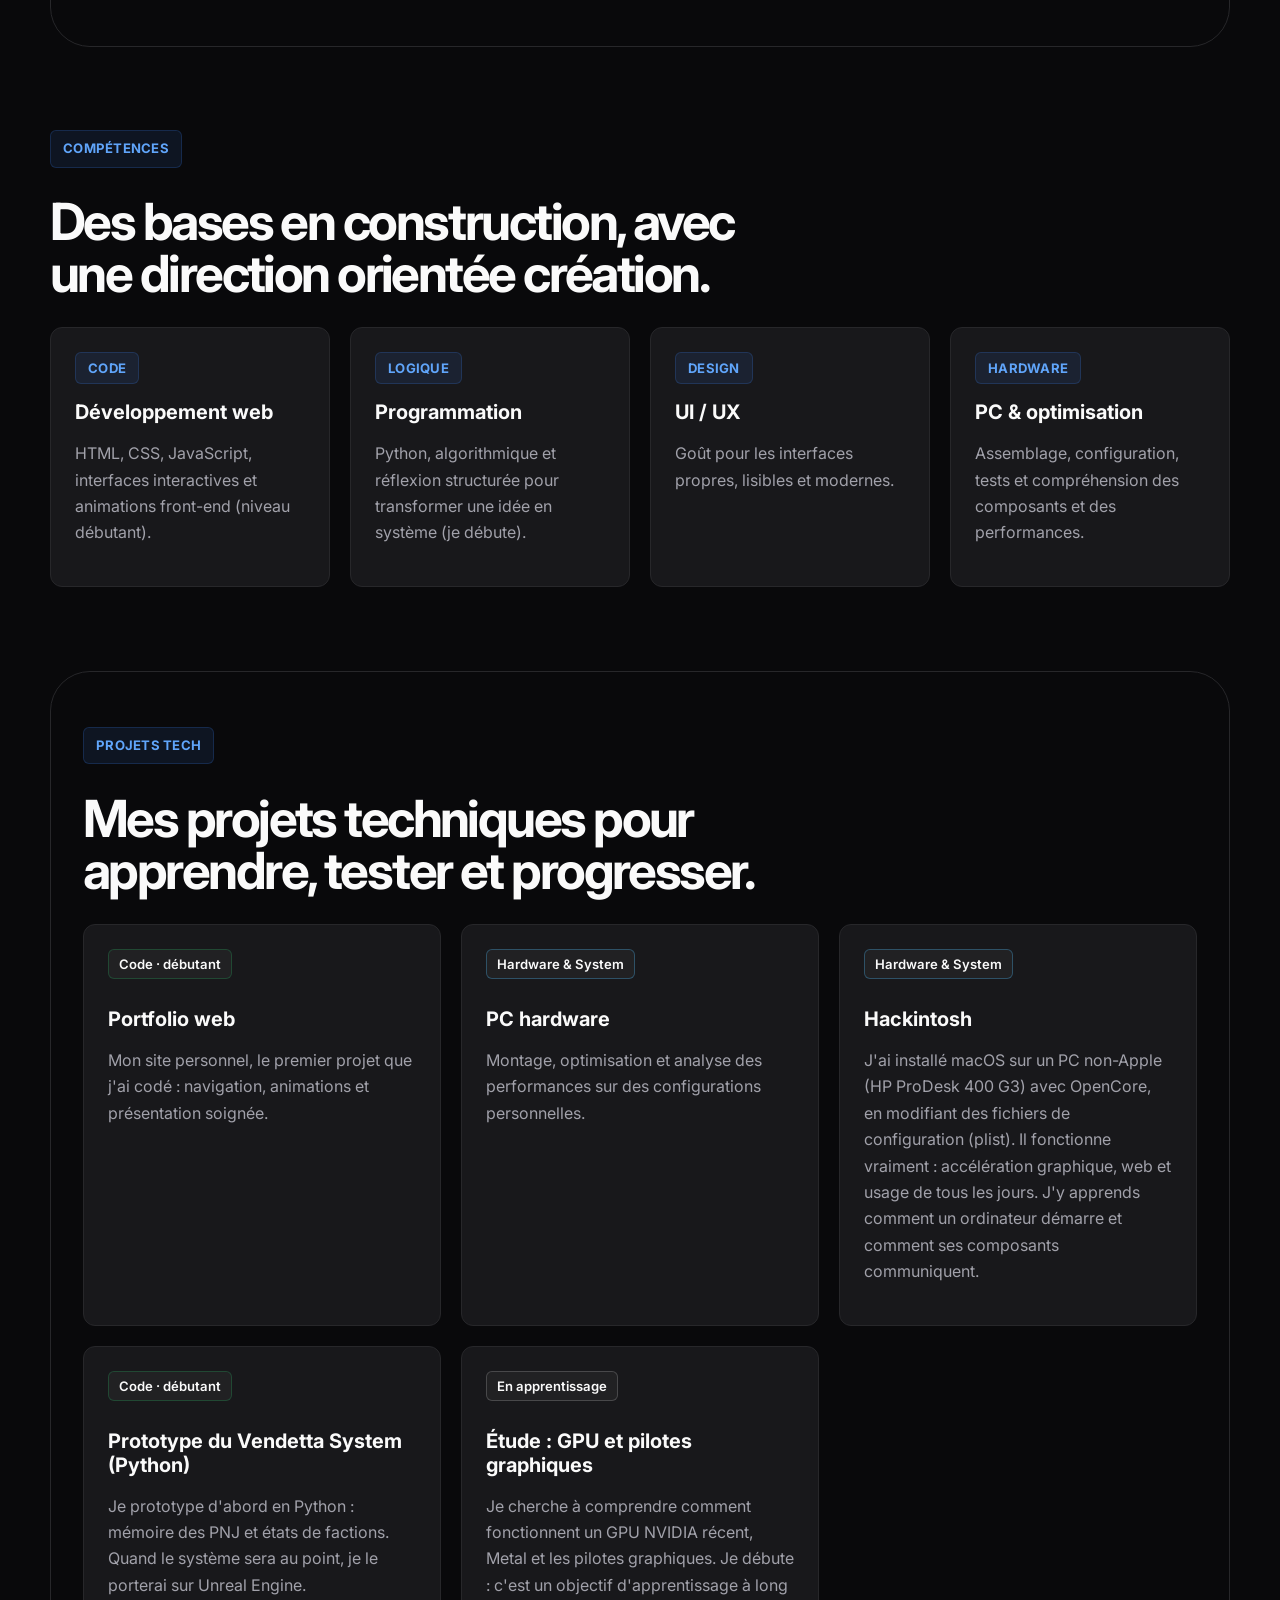
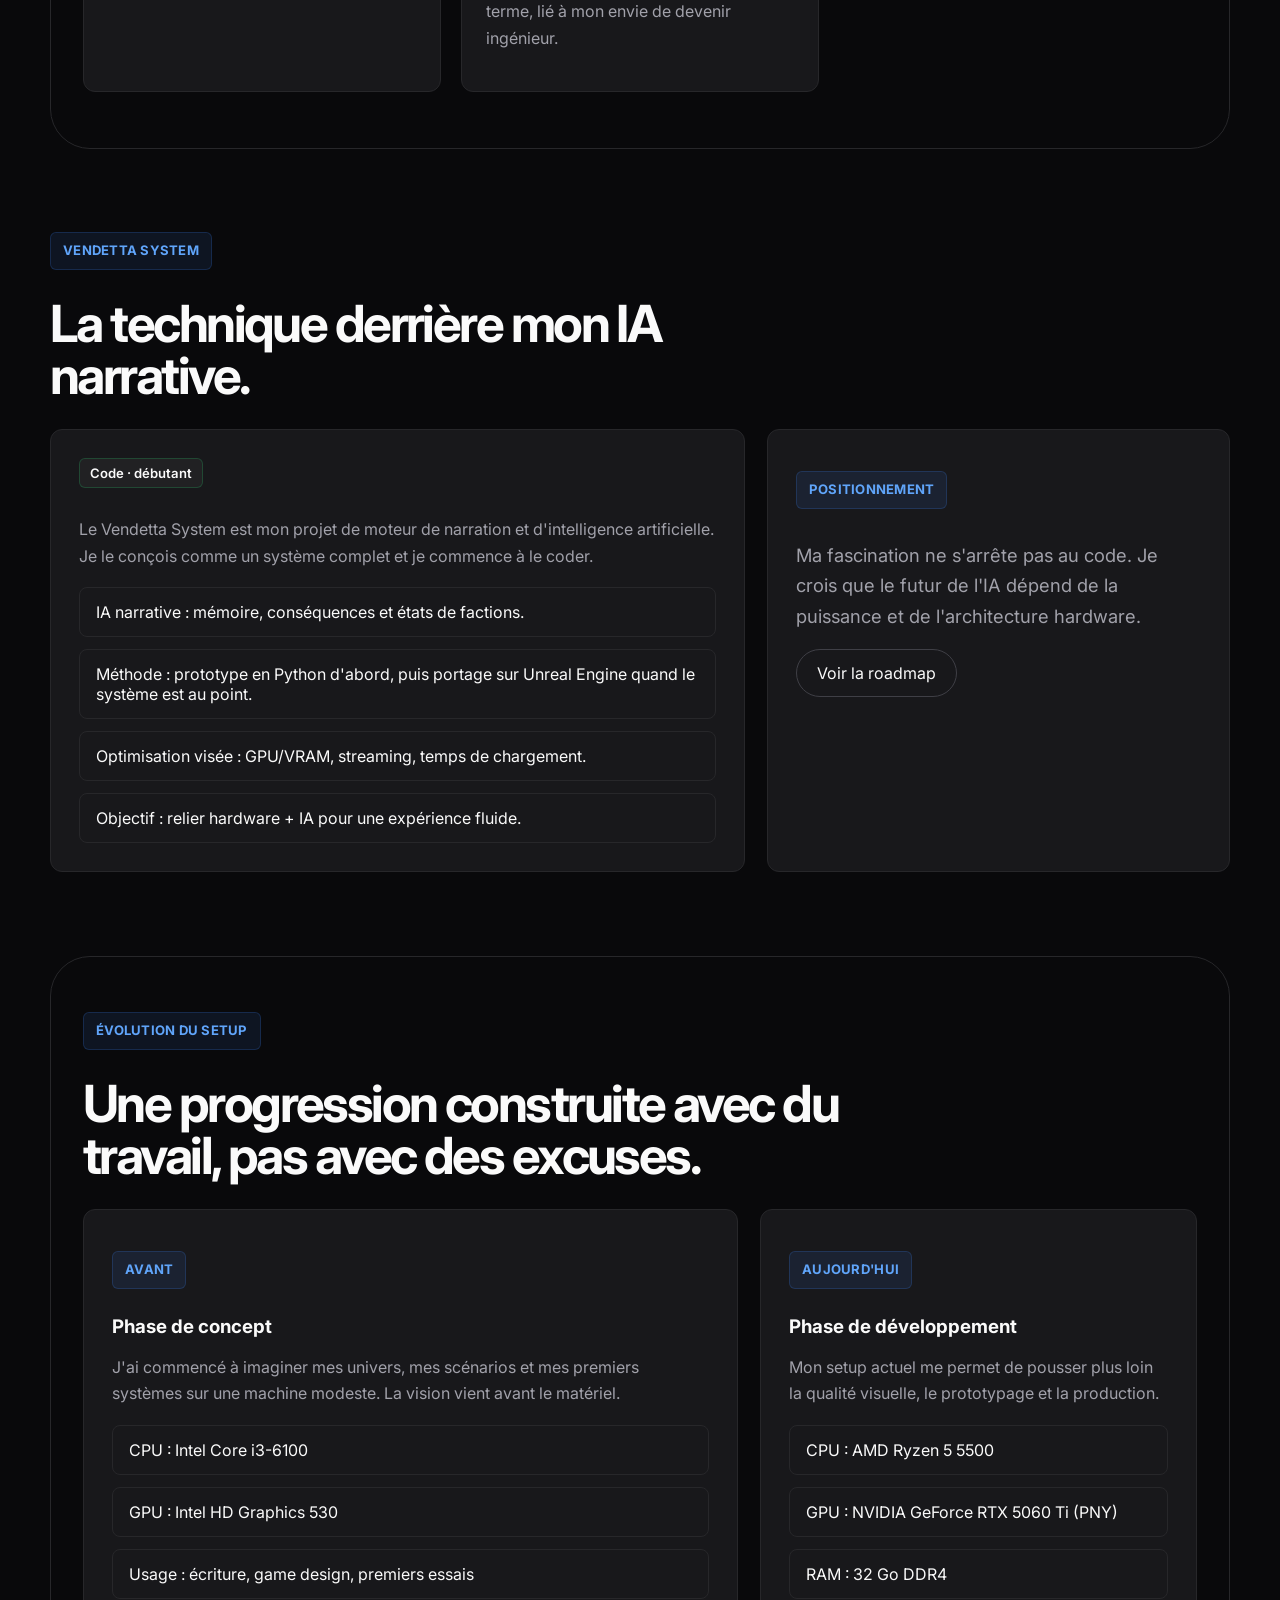
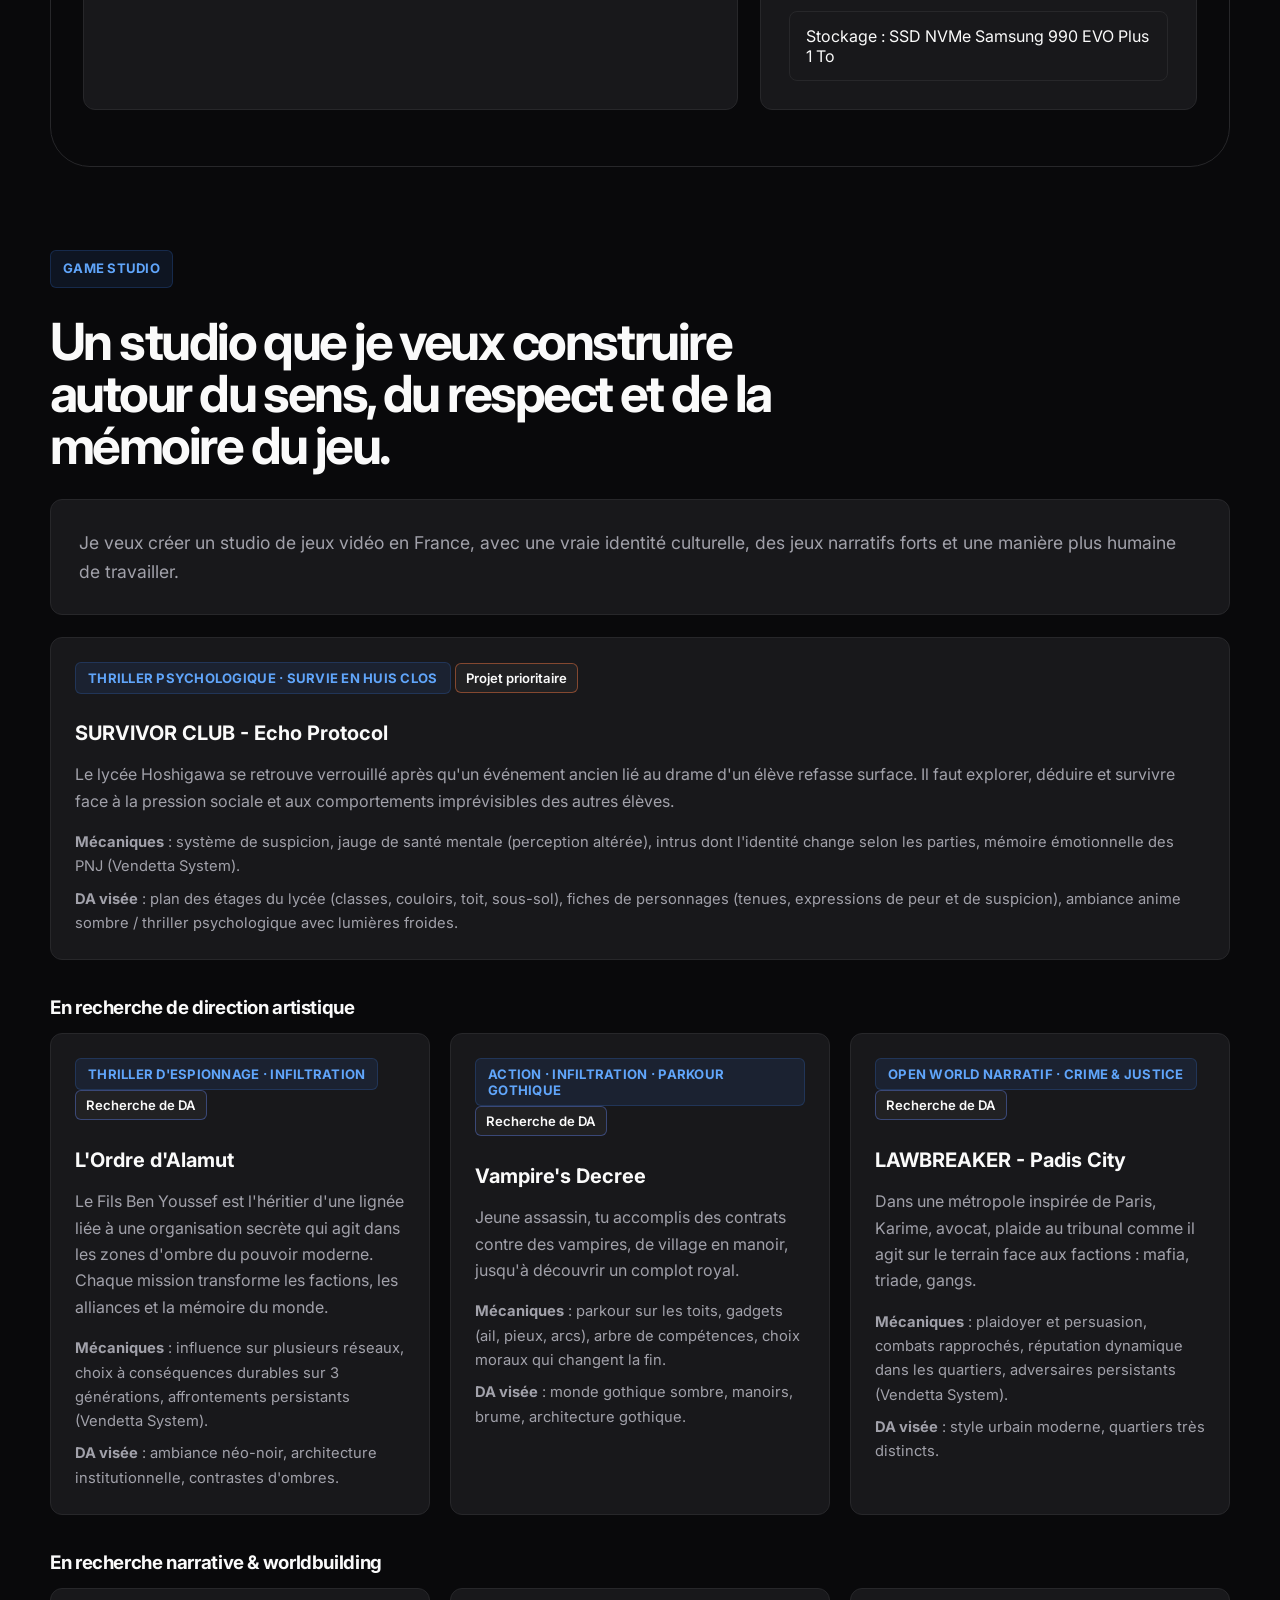
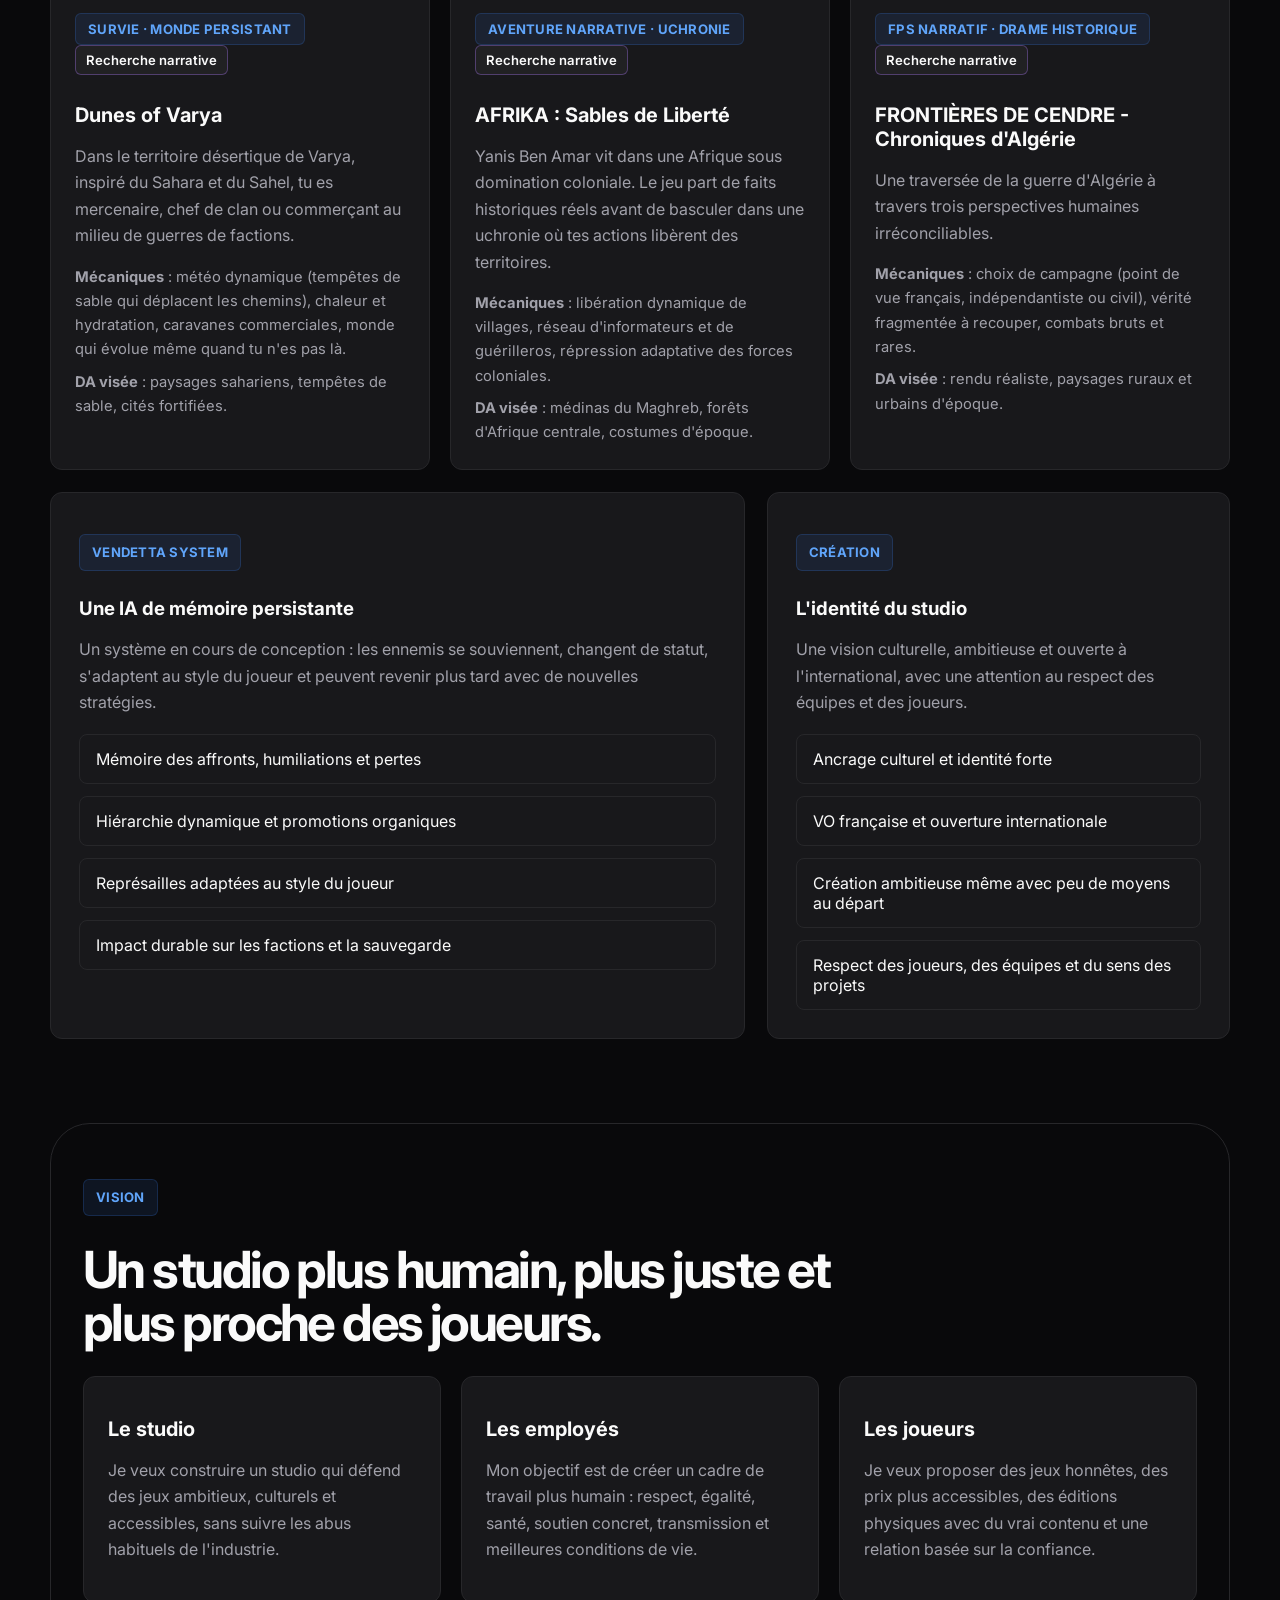
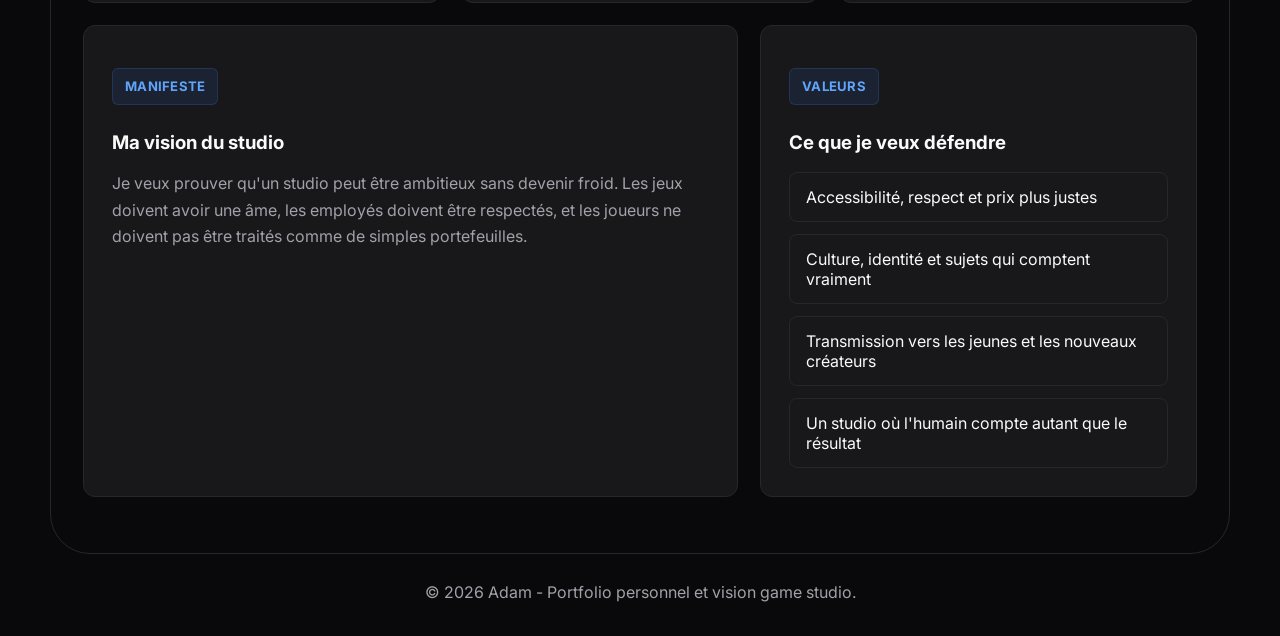
<file: Portfolio-main/index.html>
<!DOCTYPE html>
<html lang="fr">
<head>
  <meta charset="UTF-8">
  <meta name="viewport" content="width=device-width, initial-scale=1.0">
  <title>Adam | Portfolio</title>
  <meta name="description" content="Portfolio d&#x27;Adam, 15 ans, France : projets tech, concepts de jeux, Vendetta System et roadmap 2025-2030." data-i18n="meta.description" data-i18n-attr="content">
  <meta name="author" content="Adam">
  <meta name="robots" content="index,follow">
  <meta name="color-scheme" content="dark">
  <meta name="theme-color" content="#09090b">

  <meta property="og:type" content="website">
  <meta property="og:title" content="Adam | Portfolio" data-i18n="document.title" data-i18n-attr="content">
  <meta property="og:description" content="Portfolio d&#x27;Adam, 15 ans, France : projets tech, concepts de jeux, Vendetta System et roadmap 2025-2030." data-i18n="meta.description" data-i18n-attr="content">
  <meta name="twitter:card" content="summary">

  <link rel="icon" href="assets/favicon.svg" type="image/svg+xml">
  <link rel="preconnect" href="https://fonts.googleapis.com">
  <link rel="preconnect" href="https://fonts.gstatic.com" crossorigin>
  <link href="https://fonts.googleapis.com/css2?family=Inter:wght@400;500;600;700;800&display=swap" rel="stylesheet">
  <link rel="stylesheet" href="style.css">
</head>
<body class="dark" data-page="index">
  <div class="page-glow page-glow-left"></div>
  <div class="page-glow page-glow-right"></div>
  <div class="bubbles" aria-hidden="true"></div>
  <a class="skip-link" href="#content" data-i18n="skip.link">Aller au contenu</a>

  <header class="site-header">
    <nav class="nav">
      <a class="brand" href="#home">Adam</a>
      <ul class="nav-links">
        <li><a href="#home" data-i18n="nav.home">Accueil</a></li>
        <li><a href="#tech-projects" data-i18n="nav.projects">Projets</a></li>
        <li><a href="#vendetta-system" data-i18n="nav.vendetta">Vendetta System</a></li>
        <li><a href="#game-studio" data-i18n="nav.games">Jeux</a></li>
        <li><a href="roadmap.html" data-i18n="nav.roadmap">Roadmap</a></li>
        <li><button id="lang-toggle" type="button" aria-label="Switch language">EN</button></li>
      </ul>
    </nav>
  </header>

  <main id="content">
    <section id="home" class="hero section">
      <div class="hero-copy">
        <p class="eyebrow" data-i18n="hero.eyebrow">Portfolio créatif</p>
        <h1 data-i18n="hero.title">Je construis un profil tech avec une vraie vision jeu vidéo.</h1>
        <p class="hero-text" data-i18n="hero.text">Je m'appelle Adam, j'ai 15 ans et je vis en France. J'aime le code, le hardware, le design propre et surtout l'idée de créer des mondes interactifs forts.</p>

        <div class="hero-actions">
          <a class="button primary" href="#game-studio" data-i18n="hero.cta_games">Voir mes concepts de jeux</a>
          <a class="button secondary" href="#manifesto" data-i18n="hero.cta_vision">Voir ma vision</a>
        </div>

        <div class="hero-metrics">
          <article class="metric-card">
            <strong>7</strong>
            <span data-i18n="hero.metric_games">concepts de jeux</span>
          </article>
          <article class="metric-card">
            <strong>1</strong>
            <span data-i18n="hero.metric_studio">vision de studio</span>
          </article>
          <article class="metric-card">
            <strong>15</strong>
            <span data-i18n="hero.metric_age">ans, et je me forme chaque jour</span>
          </article>
        </div>
      </div>

      <aside class="hero-panel glass-card">
        <p class="panel-label" data-i18n="hero.panel_label">Bulle vision</p>
        <p class="panel-quote" data-i18n="hero.panel_text">Je veux créer mon propre studio de jeux vidéo, avec des jeux narratifs, des mondes vivants et une façon plus humaine de concevoir, produire et partager.</p>

        <div class="hero-orbit">
          <span class="orbit-ring orbit-ring-large"></span>
          <span class="orbit-ring orbit-ring-small"></span>
          <span class="orbit-core"></span>
        </div>
      </aside>
    </section>

    <section id="identity" class="section section-soft">
      <div class="section-heading">
        <p class="eyebrow" data-i18n="identity.eyebrow">Identité</p>
        <h2 data-i18n="identity.title">Un profil entre technologie, design et ambition créative.</h2>
      </div>

      <div class="split-grid">
        <article class="glass-card">
          <p data-i18n="identity.text_1">Depuis petit, je m'intéresse au hardware, à la programmation et à la manière dont une bonne idée peut devenir un vrai projet.</p>
          <p data-i18n="identity.text_2">Mon objectif n'est pas seulement d'apprendre des outils. Je veux construire une vision solide mêlant développement, esthétique, narration et game design.</p>
        </article>

        <article class="traits-card">
          <h3 data-i18n="identity.showcase_title">Ce que je veux montrer</h3>
          <ul class="trait-list">
            <li data-i18n="identity.trait_1">Créativité et envie de construire</li>
            <li data-i18n="identity.trait_2">Curiosité pour le code, le design et les systèmes</li>
            <li data-i18n="identity.trait_3">Volonté de créer un studio et des licences originales</li>
            <li data-i18n="identity.trait_4">Progression constante sur des projets concrets</li>
          </ul>
        </article>
      </div>
    </section>

    <section id="skills" class="section">
      <div class="section-heading">
        <p class="eyebrow" data-i18n="skills.eyebrow">Compétences</p>
        <h2 data-i18n="skills.title">Des bases en construction, avec une direction orientée création.</h2>
      </div>

      <div class="cards cards-4">
        <article class="card reveal">
          <span class="card-tag" data-i18n="skills.tag_code">Code</span>
          <h3 data-i18n="skills.web_title">Développement web</h3>
          <p data-i18n="skills.web_text">HTML, CSS, JavaScript, interfaces interactives et animations front-end (niveau débutant).</p>
          <span class="card-accent"></span>
        </article>

        <article class="card reveal">
          <span class="card-tag" data-i18n="skills.tag_logic">Logique</span>
          <h3 data-i18n="skills.programming_title">Programmation</h3>
          <p data-i18n="skills.programming_text">Python, algorithmique et réflexion structurée pour transformer une idée en système (je débute).</p>
          <span class="card-accent"></span>
        </article>

        <article class="card reveal">
          <span class="card-tag" data-i18n="skills.tag_design">Design</span>
          <h3 data-i18n="skills.design_title">UI / UX</h3>
          <p data-i18n="skills.design_text">Goût pour les interfaces propres, lisibles et modernes.</p>
          <span class="card-accent"></span>
        </article>

        <article class="card reveal">
          <span class="card-tag" data-i18n="skills.tag_hardware">Hardware</span>
          <h3 data-i18n="skills.hardware_title">PC &amp; optimisation</h3>
          <p data-i18n="skills.hardware_text">Assemblage, configuration, tests et compréhension des composants et des performances.</p>
          <span class="card-accent"></span>
        </article>
      </div>
    </section>

    <section id="tech-projects" class="section section-soft">
      <div class="section-heading">
        <p class="eyebrow" data-i18n="tech.eyebrow">Projets tech</p>
        <h2 data-i18n="tech.title">Mes projets techniques pour apprendre, tester et progresser.</h2>
      </div>

      <div class="cards">
        <article class="card reveal">
          <span class="status-pill status-code" data-i18n="status.code">Code · débutant</span>
          <h3 data-i18n="tech.project_1_title">Portfolio web</h3>
          <p data-i18n="tech.project_1_text">Mon site personnel, le premier projet que j'ai codé : navigation, animations et présentation soignée.</p>
          <span class="card-accent"></span>
        </article>

        <article class="card reveal">
          <span class="status-pill status-hw" data-i18n="status.hw">Hardware &amp; System</span>
          <h3 data-i18n="tech.project_2_title">PC hardware</h3>
          <p data-i18n="tech.project_2_text">Montage, optimisation et analyse des performances sur des configurations personnelles.</p>
          <span class="card-accent"></span>
        </article>
        <article class="card reveal">
          <span class="status-pill status-hw" data-i18n="status.hw">Hardware &amp; System</span>
          <h3 data-i18n="tech.project_6_title">Hackintosh</h3>
          <p data-i18n="tech.project_6_text">J'ai installé macOS sur un PC non-Apple (HP ProDesk 400 G3) avec OpenCore, en modifiant des fichiers de configuration (plist). Il fonctionne vraiment : accélération graphique, web et usage de tous les jours. J'y apprends comment un ordinateur démarre et comment ses composants communiquent.</p>
          <span class="card-accent"></span>
        </article>

        <article class="card reveal">
          <span class="status-pill status-code" data-i18n="status.code">Code · débutant</span>
          <h3 data-i18n="tech.project_3_title">Prototype du Vendetta System (Python)</h3>
          <p data-i18n="tech.project_3_text">Je prototype d'abord en Python : mémoire des PNJ et états de factions. Quand le système sera au point, je le porterai sur Unreal Engine.</p>
          <span class="card-accent"></span>
        </article>
        <article class="card reveal">
          <span class="status-pill status-learning" data-i18n="status.learning">En apprentissage</span>
          <h3 data-i18n="tech.project_7_title">Étude : GPU et pilotes graphiques</h3>
          <p data-i18n="tech.project_7_text">Je cherche à comprendre comment fonctionnent un GPU NVIDIA récent, Metal et les pilotes graphiques. Je débute : c'est un objectif d'apprentissage à long terme, lié à mon envie de devenir ingénieur.</p>
          <span class="card-accent"></span>
        </article>


      </div>
    </section>

    <section id="vendetta-system" class="section">
      <div class="section-heading">
        <p class="eyebrow" data-i18n="vendetta.eyebrow">Vendetta System</p>
        <h2 data-i18n="vendetta.title">La technique derrière mon IA narrative.</h2>
      </div>

      <div class="split-grid">
        <article class="glass-card reveal">
          <span class="status-pill status-code" data-i18n="status.code">Code · débutant</span>
          <p data-i18n="vendetta.text">Le Vendetta System est mon projet de moteur de narration et d'intelligence artificielle. Je le conçois comme un système complet et je commence à le coder.</p>
          <ul class="trait-list vendetta-list">
            <li data-i18n="vendetta.item_1">IA narrative : mémoire, conséquences et états de factions.</li>
            <li data-i18n="vendetta.item_2">Méthode : prototype en Python d'abord, puis portage sur Unreal Engine quand le système est au point.</li>
            <li data-i18n="vendetta.item_3">Optimisation visée : GPU/VRAM, streaming, temps de chargement.</li>
            <li data-i18n="vendetta.item_4">Objectif : relier hardware + IA pour une expérience fluide.</li>
          </ul>
        </article>

        <article class="glass-card reveal vendetta-goal">
          <p class="panel-label" data-i18n="vendetta.goal_label">Positionnement</p>
          <p class="panel-quote" data-i18n="vendetta.goal_text">Ma fascination ne s'arrête pas au code. Je crois que le futur de l'IA dépend de la puissance et de l'architecture hardware.</p>
          <a class="button secondary" href="roadmap.html" data-i18n="vendetta.cta">Voir la roadmap</a>
        </article>
      </div>
    </section>

    <section id="setup" class="section section-soft">
      <div class="section-heading">
        <p class="eyebrow" data-i18n="setup.eyebrow">Évolution du setup</p>
        <h2 data-i18n="setup.title">Une progression construite avec du travail, pas avec des excuses.</h2>
      </div>

      <div class="split-grid studio-details">
        <article class="glass-card reveal">
          <p class="eyebrow" data-i18n="setup.before_eyebrow">Avant</p>
          <h3 data-i18n="setup.before_title">Phase de concept</h3>
          <p data-i18n="setup.before_text">J'ai commencé à imaginer mes univers, mes scénarios et mes premiers systèmes sur une machine modeste. La vision vient avant le matériel.</p>
          <ul class="trait-list">
            <li data-i18n="setup.before_item_1">CPU : Intel Core i3-6100</li>
            <li data-i18n="setup.before_item_2">GPU : Intel HD Graphics 530</li>
            <li data-i18n="setup.before_item_3">Usage : écriture, game design, premiers essais</li>
          </ul>
        </article>

        <article class="glass-card reveal">
          <p class="eyebrow" data-i18n="setup.now_eyebrow">Aujourd'hui</p>
          <h3 data-i18n="setup.now_title">Phase de développement</h3>
          <p data-i18n="setup.now_text">Mon setup actuel me permet de pousser plus loin la qualité visuelle, le prototypage et la production.</p>
          <ul class="trait-list">
            <li data-i18n="setup.now_item_1">CPU : AMD Ryzen 5 5500</li>
            <li data-i18n="setup.now_item_2">GPU : NVIDIA GeForce RTX 5060 Ti (PNY)</li>
            <li data-i18n="setup.now_item_3">RAM : 32 Go DDR4</li>
            <li data-i18n="setup.now_item_4">Stockage : SSD NVMe Samsung 990 EVO Plus 1 To</li>
          </ul>
        </article>
      </div>
    </section>


    <section id="game-studio" class="section studio-section">
      <div class="section-heading">
        <p class="eyebrow" data-i18n="studio.eyebrow">Game Studio</p>
        <h2 data-i18n="studio.title">Un studio que je veux construire autour du sens, du respect et de la mémoire du jeu.</h2>
      </div>

      <div class="studio-banner glass-card">
        <p class="studio-bubble" data-i18n="studio.bubble">Je veux créer un studio de jeux vidéo en France, avec une vraie identité culturelle, des jeux narratifs forts et une manière plus humaine de travailler.</p>
      </div>

      <div class="cards cards-featured">
        <article class="card project-card reveal featured-project">
          <span class="card-tag" data-i18n="g.survivor.tag">Thriller psychologique · survie en huis clos</span>
          <span class="status-pill status-priority" data-i18n="status.priority">Projet prioritaire</span>
          <h3 data-i18n="g.survivor.title">SURVIVOR CLUB - Echo Protocol</h3>
          <p data-i18n="g.survivor.pitch">Le lycée Hoshigawa se retrouve verrouillé après qu'un événement ancien lié au drame d'un élève refasse surface. Il faut explorer, déduire et survivre face à la pression sociale et aux comportements imprévisibles des autres élèves.</p>
          <p class="card-meta"><strong data-i18n="studio.label_mech">Mécaniques</strong> : <span data-i18n="g.survivor.mech">système de suspicion, jauge de santé mentale (perception altérée), intrus dont l'identité change selon les parties, mémoire émotionnelle des PNJ (Vendetta System).</span></p>
          <p class="card-meta"><strong data-i18n="studio.label_da">DA visée</strong> : <span data-i18n="g.survivor.da">plan des étages du lycée (classes, couloirs, toit, sous-sol), fiches de personnages (tenues, expressions de peur et de suspicion), ambiance anime sombre / thriller psychologique avec lumières froides.</span></p>
          <span class="card-accent"></span>
        </article>
      </div>
      <h3 class="games-group-title" data-i18n="studio.group_da">En recherche de direction artistique</h3>
<div class="cards">
        <article class="card project-card reveal">
          <span class="card-tag" data-i18n="g.alamut.tag">Thriller d'espionnage · infiltration</span>
          <span class="status-pill status-search" data-i18n="status.search">Recherche de DA</span>
          <h3 data-i18n="g.alamut.title">L'Ordre d'Alamut</h3>
          <p data-i18n="g.alamut.pitch">Le Fils Ben Youssef est l'héritier d'une lignée liée à une organisation secrète qui agit dans les zones d'ombre du pouvoir moderne. Chaque mission transforme les factions, les alliances et la mémoire du monde.</p>
          <p class="card-meta"><strong data-i18n="studio.label_mech">Mécaniques</strong> : <span data-i18n="g.alamut.mech">influence sur plusieurs réseaux, choix à conséquences durables sur 3 générations, affrontements persistants (Vendetta System).</span></p>
          <p class="card-meta"><strong data-i18n="studio.label_da">DA visée</strong> : <span data-i18n="g.alamut.da">ambiance néo-noir, architecture institutionnelle, contrastes d'ombres.</span></p>
          <span class="card-accent"></span>
        </article>
        <article class="card project-card reveal">
          <span class="card-tag" data-i18n="g.vampire.tag">Action · infiltration · parkour gothique</span>
          <span class="status-pill status-search" data-i18n="status.search">Recherche de DA</span>
          <h3 data-i18n="g.vampire.title">Vampire's Decree</h3>
          <p data-i18n="g.vampire.pitch">Jeune assassin, tu accomplis des contrats contre des vampires, de village en manoir, jusqu'à découvrir un complot royal.</p>
          <p class="card-meta"><strong data-i18n="studio.label_mech">Mécaniques</strong> : <span data-i18n="g.vampire.mech">parkour sur les toits, gadgets (ail, pieux, arcs), arbre de compétences, choix moraux qui changent la fin.</span></p>
          <p class="card-meta"><strong data-i18n="studio.label_da">DA visée</strong> : <span data-i18n="g.vampire.da">monde gothique sombre, manoirs, brume, architecture gothique.</span></p>
          <span class="card-accent"></span>
        </article>
        <article class="card project-card reveal">
          <span class="card-tag" data-i18n="g.lawbreaker.tag">Open world narratif · crime &amp; justice</span>
          <span class="status-pill status-search" data-i18n="status.search">Recherche de DA</span>
          <h3 data-i18n="g.lawbreaker.title">LAWBREAKER - Padis City</h3>
          <p data-i18n="g.lawbreaker.pitch">Dans une métropole inspirée de Paris, Karime, avocat, plaide au tribunal comme il agit sur le terrain face aux factions : mafia, triade, gangs.</p>
          <p class="card-meta"><strong data-i18n="studio.label_mech">Mécaniques</strong> : <span data-i18n="g.lawbreaker.mech">plaidoyer et persuasion, combats rapprochés, réputation dynamique dans les quartiers, adversaires persistants (Vendetta System).</span></p>
          <p class="card-meta"><strong data-i18n="studio.label_da">DA visée</strong> : <span data-i18n="g.lawbreaker.da">style urbain moderne, quartiers très distincts.</span></p>
          <span class="card-accent"></span>
        </article>
      </div>
      <h3 class="games-group-title" data-i18n="studio.group_world">En recherche narrative &amp; worldbuilding</h3>
<div class="cards">
        <article class="card project-card reveal">
          <span class="card-tag" data-i18n="g.varya.tag">Survie · monde persistant</span>
          <span class="status-pill status-world" data-i18n="status.world">Recherche narrative</span>
          <h3 data-i18n="g.varya.title">Dunes of Varya</h3>
          <p data-i18n="g.varya.pitch">Dans le territoire désertique de Varya, inspiré du Sahara et du Sahel, tu es mercenaire, chef de clan ou commerçant au milieu de guerres de factions.</p>
          <p class="card-meta"><strong data-i18n="studio.label_mech">Mécaniques</strong> : <span data-i18n="g.varya.mech">météo dynamique (tempêtes de sable qui déplacent les chemins), chaleur et hydratation, caravanes commerciales, monde qui évolue même quand tu n'es pas là.</span></p>
          <p class="card-meta"><strong data-i18n="studio.label_da">DA visée</strong> : <span data-i18n="g.varya.da">paysages sahariens, tempêtes de sable, cités fortifiées.</span></p>
          <span class="card-accent"></span>
        </article>
        <article class="card project-card reveal">
          <span class="card-tag" data-i18n="g.afrika.tag">Aventure narrative · uchronie</span>
          <span class="status-pill status-world" data-i18n="status.world">Recherche narrative</span>
          <h3 data-i18n="g.afrika.title">AFRIKA : Sables de Liberté</h3>
          <p data-i18n="g.afrika.pitch">Yanis Ben Amar vit dans une Afrique sous domination coloniale. Le jeu part de faits historiques réels avant de basculer dans une uchronie où tes actions libèrent des territoires.</p>
          <p class="card-meta"><strong data-i18n="studio.label_mech">Mécaniques</strong> : <span data-i18n="g.afrika.mech">libération dynamique de villages, réseau d'informateurs et de guérilleros, répression adaptative des forces coloniales.</span></p>
          <p class="card-meta"><strong data-i18n="studio.label_da">DA visée</strong> : <span data-i18n="g.afrika.da">médinas du Maghreb, forêts d'Afrique centrale, costumes d'époque.</span></p>
          <span class="card-accent"></span>
        </article>
        <article class="card project-card reveal">
          <span class="card-tag" data-i18n="g.cendre.tag">FPS narratif · drame historique</span>
          <span class="status-pill status-world" data-i18n="status.world">Recherche narrative</span>
          <h3 data-i18n="g.cendre.title">FRONTIÈRES DE CENDRE - Chroniques d'Algérie</h3>
          <p data-i18n="g.cendre.pitch">Une traversée de la guerre d'Algérie à travers trois perspectives humaines irréconciliables.</p>
          <p class="card-meta"><strong data-i18n="studio.label_mech">Mécaniques</strong> : <span data-i18n="g.cendre.mech">choix de campagne (point de vue français, indépendantiste ou civil), vérité fragmentée à recouper, combats bruts et rares.</span></p>
          <p class="card-meta"><strong data-i18n="studio.label_da">DA visée</strong> : <span data-i18n="g.cendre.da">rendu réaliste, paysages ruraux et urbains d'époque.</span></p>
          <span class="card-accent"></span>
        </article>
      </div>

      <div class="split-grid studio-details">
        <article class="glass-card reveal">
          <p class="eyebrow" data-i18n="studio.system_eyebrow">Vendetta System</p>
          <h3 data-i18n="studio.system_title">Une IA de mémoire persistante</h3>
          <p data-i18n="studio.system_text">Un système en cours de conception : les ennemis se souviennent, changent de statut, s'adaptent au style du joueur et peuvent revenir plus tard avec de nouvelles stratégies.</p>
          <ul class="trait-list">
            <li data-i18n="studio.system_trait_1">Mémoire des affronts, humiliations et pertes</li>
            <li data-i18n="studio.system_trait_2">Hiérarchie dynamique et promotions organiques</li>
            <li data-i18n="studio.system_trait_3">Représailles adaptées au style du joueur</li>
            <li data-i18n="studio.system_trait_4">Impact durable sur les factions et la sauvegarde</li>
          </ul>
        </article>

        <article class="glass-card reveal">
          <p class="eyebrow" data-i18n="studio.creation_eyebrow">Création</p>
          <h3 data-i18n="studio.creation_title">L'identité du studio</h3>
          <p data-i18n="studio.creation_text">Une vision culturelle, ambitieuse et ouverte à l'international, avec une attention au respect des équipes et des joueurs.</p>
          <ul class="trait-list">
            <li data-i18n="studio.creation_trait_1">Ancrage culturel et identité forte</li>
            <li data-i18n="studio.creation_trait_2">VO française et ouverture internationale</li>
            <li data-i18n="studio.creation_trait_3">Création ambitieuse même avec peu de moyens au départ</li>
            <li data-i18n="studio.creation_trait_4">Respect des joueurs, des équipes et du sens des projets</li>
          </ul>
        </article>
      </div>
    </section>

    <section id="manifesto" class="section section-soft">
      <div class="section-heading">
        <p class="eyebrow" data-i18n="vision.eyebrow">Vision</p>
        <h2 data-i18n="vision.title">Un studio plus humain, plus juste et plus proche des joueurs.</h2>
      </div>

      <div class="cards">
        <article class="card reveal">
          <h3 data-i18n="vision.card_1_title">Le studio</h3>
          <p data-i18n="vision.card_1_text">Je veux construire un studio qui défend des jeux ambitieux, culturels et accessibles, sans suivre les abus habituels de l'industrie.</p>
          <span class="card-accent"></span>
        </article>

        <article class="card reveal">
          <h3 data-i18n="vision.card_2_title">Les employés</h3>
          <p data-i18n="vision.card_2_text">Mon objectif est de créer un cadre de travail plus humain : respect, égalité, santé, soutien concret, transmission et meilleures conditions de vie.</p>
          <span class="card-accent"></span>
        </article>

        <article class="card reveal">
          <h3 data-i18n="vision.card_3_title">Les joueurs</h3>
          <p data-i18n="vision.card_3_text">Je veux proposer des jeux honnêtes, des prix plus accessibles, des éditions physiques avec du vrai contenu et une relation basée sur la confiance.</p>
          <span class="card-accent"></span>
        </article>
      </div>

      <div class="split-grid studio-details">
        <article class="glass-card reveal">
          <p class="eyebrow" data-i18n="vision.manifesto_eyebrow">Manifeste</p>
          <h3 data-i18n="vision.manifesto_title">Ma vision du studio</h3>
          <p data-i18n="vision.manifesto_text">Je veux prouver qu'un studio peut être ambitieux sans devenir froid. Les jeux doivent avoir une âme, les employés doivent être respectés, et les joueurs ne doivent pas être traités comme de simples portefeuilles.</p>
        </article>

        <article class="glass-card reveal">
          <p class="eyebrow" data-i18n="vision.values_eyebrow">Valeurs</p>
          <h3 data-i18n="vision.values_title">Ce que je veux défendre</h3>
          <ul class="trait-list">
            <li data-i18n="vision.value_1">Accessibilité, respect et prix plus justes</li>
            <li data-i18n="vision.value_2">Culture, identité et sujets qui comptent vraiment</li>
            <li data-i18n="vision.value_3">Transmission vers les jeunes et les nouveaux créateurs</li>
            <li data-i18n="vision.value_4">Un studio où l'humain compte autant que le résultat</li>
          </ul>
        </article>
      </div>
    </section>

  </main>

  <footer class="site-footer">
    <p data-i18n="footer.text">© 2026 Adam - Portfolio personnel et vision game studio.</p>
  </footer>

  <script src="script.js"></script>
</body>
</html>
</file>
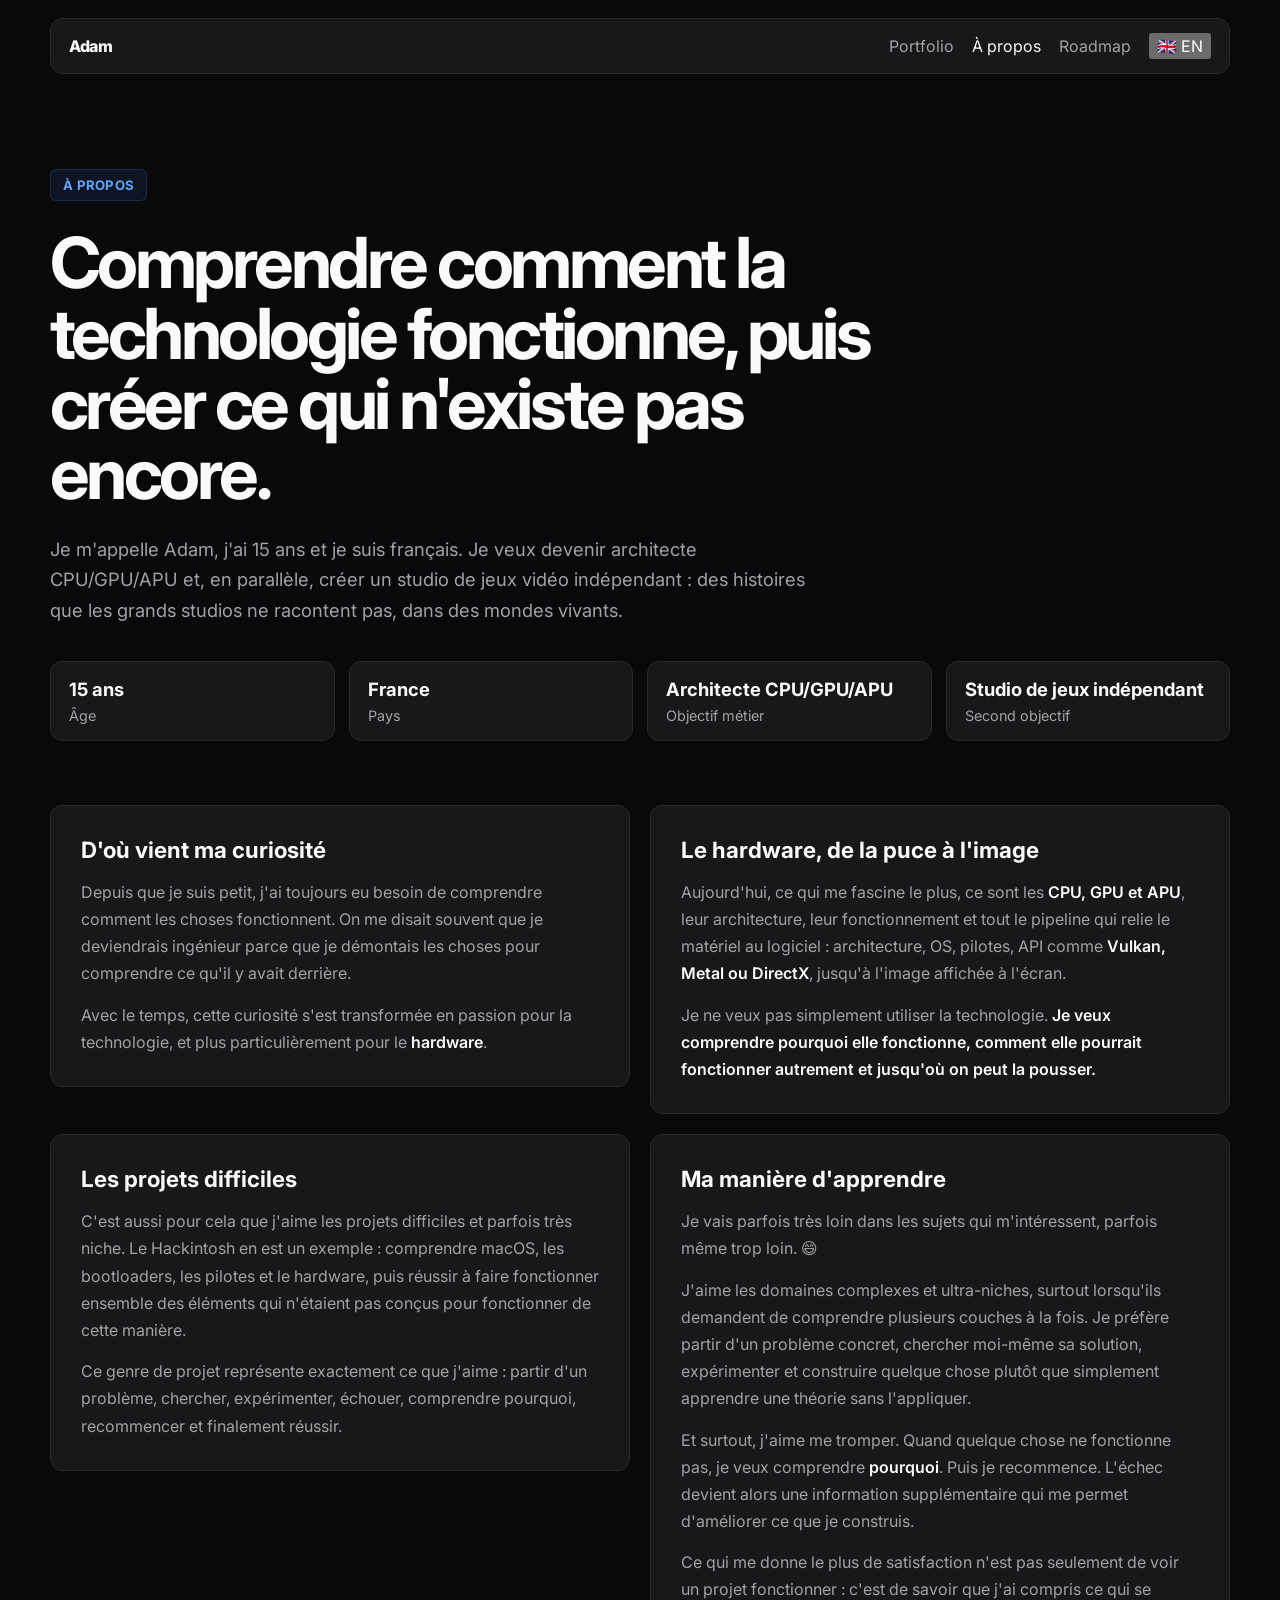
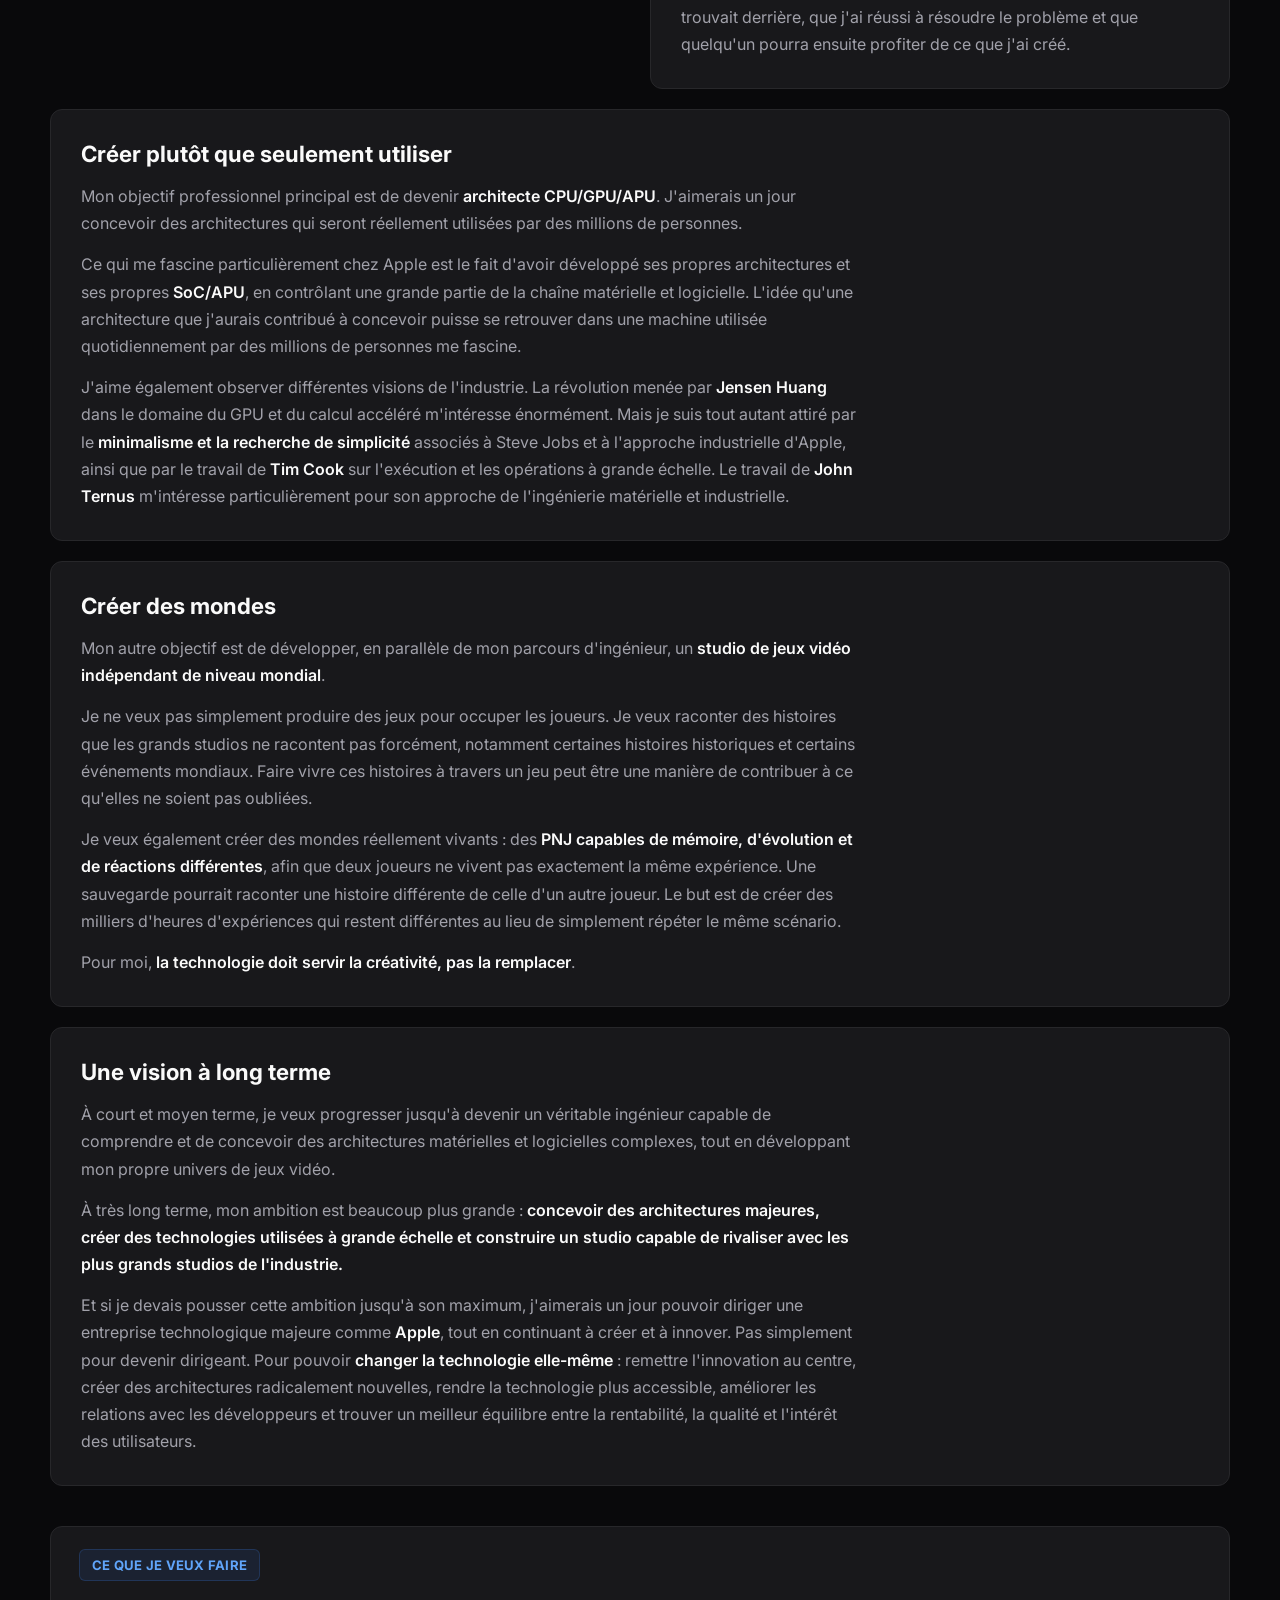
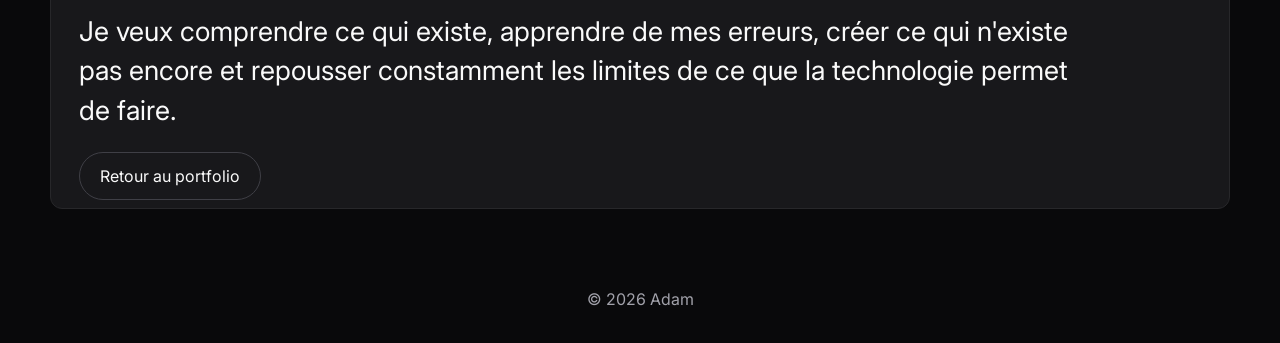
<file: about.html>
<!DOCTYPE html>
<html lang="fr">
<head>
  <meta charset="UTF-8">
  <meta name="viewport" content="width=device-width, initial-scale=1.0">
  <title>À propos | Adam</title>
  <meta name="description" content="À propos d'Adam, 15 ans, France : passion pour le hardware, objectif architecte CPU/GPU/APU et studio de jeux vidéo indépendant." data-i18n="meta.description" data-i18n-attr="content">
  <meta name="author" content="Adam">
  <meta name="robots" content="index,follow">
  <meta name="color-scheme" content="dark">
  <meta name="theme-color" content="#09090b">

  <meta property="og:type" content="website">
  <meta property="og:title" content="À propos | Adam" data-i18n="document.title" data-i18n-attr="content">
  <meta property="og:description" content="À propos d'Adam, 15 ans, France : passion pour le hardware, objectif architecte CPU/GPU/APU et studio de jeux vidéo indépendant." data-i18n="meta.description" data-i18n-attr="content">
  <meta name="twitter:card" content="summary">

  <!-- Favicons -->
  <link rel="icon" type="image/x-icon" href="assets/favicon.ico">
  <link rel="icon" type="image/png" sizes="16x16" href="assets/favicon-16x16.png">
  <link rel="icon" type="image/png" sizes="32x32" href="assets/favicon-32x32.png">
  <link rel="icon" type="image/svg+xml" href="assets/favicon.svg">
  <link rel="apple-touch-icon" sizes="180x180" href="assets/apple-touch-icon.png">
  <link rel="manifest" href="assets/site.webmanifest">

  <link rel="preconnect" href="https://fonts.googleapis.com">
  <link rel="preconnect" href="https://fonts.gstatic.com" crossorigin>
  <link href="https://fonts.googleapis.com/css2?family=Inter:wght@400;500;600;700;800&display=swap" rel="stylesheet">
  <link rel="stylesheet" href="style.css">
</head>
<body class="dark" data-page="about">
  <div class="page-glow page-glow-left"></div>
  <div class="page-glow page-glow-right"></div>
  <div class="bubbles" aria-hidden="true"></div>
  <a class="skip-link" href="#content" data-i18n="skip.link">Aller au contenu</a>

  <header class="site-header">
    <nav class="nav">
      <a class="brand" href="index.html">Adam</a>
      <ul class="nav-links">
        <li><a href="index.html" data-i18n="nav.portfolio">Portfolio</a></li>
        <li><a href="about.html" data-i18n="nav.about" aria-current="page">À propos</a></li>
        <li><a href="roadmap.html" data-i18n="nav.roadmap">Roadmap</a></li>
        <li><button id="lang-toggle" type="button" aria-label="Switch language">EN</button></li>
      </ul>
    </nav>
  </header>

  <main id="content" class="about-main">
    <section class="about-top">
      <p class="eyebrow" data-i18n="about.eyebrow">À propos</p>
      <h1 data-i18n="about.title">Comprendre comment la technologie fonctionne, puis créer ce qui n'existe pas encore.</h1>
      <p class="about-summary" data-i18n="about.summary">Je m'appelle Adam, j'ai 15 ans et je suis français. Je veux devenir architecte CPU/GPU/APU et, en parallèle, créer un studio de jeux vidéo indépendant : des histoires que les grands studios ne racontent pas, dans des mondes vivants.</p>

      <div class="about-facts">
        <article class="metric-card"><strong data-i18n="about.fact1_value">15 ans</strong><span data-i18n="about.fact1_label">Âge</span></article>
        <article class="metric-card"><strong data-i18n="about.fact2_value">France</strong><span data-i18n="about.fact2_label">Pays</span></article>
        <article class="metric-card"><strong data-i18n="about.fact3_value">Architecte CPU/GPU/APU</strong><span data-i18n="about.fact3_label">Objectif métier</span></article>
        <article class="metric-card"><strong data-i18n="about.fact4_value">Studio de jeux indépendant</strong><span data-i18n="about.fact4_label">Second objectif</span></article>
      </div>
    </section>

    <section class="about-blocks">
      <div class="about-grid">

        <article class="card about-card reveal">
          <h3 data-i18n="about.origin.title">D'où vient ma curiosité</h3>
          <p data-i18n="about.origin.p1" data-i18n-html>Depuis que je suis petit, j'ai toujours eu besoin de comprendre comment les choses fonctionnent. On me disait souvent que je deviendrais ingénieur parce que je démontais les choses pour comprendre ce qu'il y avait derrière.</p>
          <p data-i18n="about.origin.p2" data-i18n-html>Avec le temps, cette curiosité s'est transformée en passion pour la technologie, et plus particulièrement pour le <strong>hardware</strong>.</p>
        </article>

        <article class="card about-card reveal">
          <h3 data-i18n="about.hardware.title">Le hardware, de la puce à l'image</h3>
          <p data-i18n="about.hardware.p1" data-i18n-html>Aujourd'hui, ce qui me fascine le plus, ce sont les <strong>CPU, GPU et APU</strong>, leur architecture, leur fonctionnement et tout le pipeline qui relie le matériel au logiciel : architecture, OS, pilotes, API comme <strong>Vulkan, Metal ou DirectX</strong>, jusqu'à l'image affichée à l'écran.</p>
          <p data-i18n="about.hardware.p2" data-i18n-html>Je ne veux pas simplement utiliser la technologie. <strong>Je veux comprendre pourquoi elle fonctionne, comment elle pourrait fonctionner autrement et jusqu'où on peut la pousser.</strong></p>
        </article>

        <article class="card about-card reveal">
          <h3 data-i18n="about.hard.title">Les projets difficiles</h3>
          <p data-i18n="about.hard.p1" data-i18n-html>C'est aussi pour cela que j'aime les projets difficiles et parfois très niche. Le Hackintosh en est un exemple : comprendre macOS, les bootloaders, les pilotes et le hardware, puis réussir à faire fonctionner ensemble des éléments qui n'étaient pas conçus pour fonctionner de cette manière.</p>
          <p data-i18n="about.hard.p2" data-i18n-html>Ce genre de projet représente exactement ce que j'aime : partir d'un problème, chercher, expérimenter, échouer, comprendre pourquoi, recommencer et finalement réussir.</p>
        </article>

        <article class="card about-card reveal">
          <h3 data-i18n="about.learning.title">Ma manière d'apprendre</h3>
          <p data-i18n="about.learning.p1" data-i18n-html>Je vais parfois très loin dans les sujets qui m'intéressent, parfois même trop loin. 😄</p>
          <p data-i18n="about.learning.p2" data-i18n-html>J'aime les domaines complexes et ultra-niches, surtout lorsqu'ils demandent de comprendre plusieurs couches à la fois. Je préfère partir d'un problème concret, chercher moi-même sa solution, expérimenter et construire quelque chose plutôt que simplement apprendre une théorie sans l'appliquer.</p>
          <p data-i18n="about.learning.p3" data-i18n-html>Et surtout, j'aime me tromper. Quand quelque chose ne fonctionne pas, je veux comprendre <strong>pourquoi</strong>. Puis je recommence. L'échec devient alors une information supplémentaire qui me permet d'améliorer ce que je construis.</p>
          <p data-i18n="about.learning.p4" data-i18n-html>Ce qui me donne le plus de satisfaction n'est pas seulement de voir un projet fonctionner : c'est de savoir que j'ai compris ce qui se trouvait derrière, que j'ai réussi à résoudre le problème et que quelqu'un pourra ensuite profiter de ce que j'ai créé.</p>
        </article>

        <article class="card about-card reveal about-wide">
          <h3 data-i18n="about.create.title">Créer plutôt que seulement utiliser</h3>
          <p data-i18n="about.create.p1" data-i18n-html>Mon objectif professionnel principal est de devenir <strong>architecte CPU/GPU/APU</strong>. J'aimerais un jour concevoir des architectures qui seront réellement utilisées par des millions de personnes.</p>
          <p data-i18n="about.create.p2" data-i18n-html>Ce qui me fascine particulièrement chez Apple est le fait d'avoir développé ses propres architectures et ses propres <strong>SoC/APU</strong>, en contrôlant une grande partie de la chaîne matérielle et logicielle. L'idée qu'une architecture que j'aurais contribué à concevoir puisse se retrouver dans une machine utilisée quotidiennement par des millions de personnes me fascine.</p>
          <p data-i18n="about.create.p3" data-i18n-html>J'aime également observer différentes visions de l'industrie. La révolution menée par <strong>Jensen Huang</strong> dans le domaine du GPU et du calcul accéléré m'intéresse énormément. Mais je suis tout autant attiré par le <strong>minimalisme et la recherche de simplicité</strong> associés à Steve Jobs et à l'approche industrielle d'Apple, ainsi que par le travail de <strong>Tim Cook</strong> sur l'exécution et les opérations à grande échelle. Le travail de <strong>John Ternus</strong> m'intéresse particulièrement pour son approche de l'ingénierie matérielle et industrielle.</p>
        </article>

        <article class="card about-card reveal about-wide">
          <h3 data-i18n="about.worlds.title">Créer des mondes</h3>
          <p data-i18n="about.worlds.p1" data-i18n-html>Mon autre objectif est de développer, en parallèle de mon parcours d'ingénieur, un <strong>studio de jeux vidéo indépendant de niveau mondial</strong>.</p>
          <p data-i18n="about.worlds.p2" data-i18n-html>Je ne veux pas simplement produire des jeux pour occuper les joueurs. Je veux raconter des histoires que les grands studios ne racontent pas forcément, notamment certaines histoires historiques et certains événements mondiaux. Faire vivre ces histoires à travers un jeu peut être une manière de contribuer à ce qu'elles ne soient pas oubliées.</p>
          <p data-i18n="about.worlds.p3" data-i18n-html>Je veux également créer des mondes réellement vivants : des <strong>PNJ capables de mémoire, d'évolution et de réactions différentes</strong>, afin que deux joueurs ne vivent pas exactement la même expérience. Une sauvegarde pourrait raconter une histoire différente de celle d'un autre joueur. Le but est de créer des milliers d'heures d'expériences qui restent différentes au lieu de simplement répéter le même scénario.</p>
          <p data-i18n="about.worlds.p4" data-i18n-html>Pour moi, <strong>la technologie doit servir la créativité, pas la remplacer</strong>.</p>
        </article>

        <article class="card about-card reveal about-wide">
          <h3 data-i18n="about.future.title">Une vision à long terme</h3>
          <p data-i18n="about.future.p1" data-i18n-html>À court et moyen terme, je veux progresser jusqu'à devenir un véritable ingénieur capable de comprendre et de concevoir des architectures matérielles et logicielles complexes, tout en développant mon propre univers de jeux vidéo.</p>
          <p data-i18n="about.future.p2" data-i18n-html>À très long terme, mon ambition est beaucoup plus grande : <strong>concevoir des architectures majeures, créer des technologies utilisées à grande échelle et construire un studio capable de rivaliser avec les plus grands studios de l'industrie.</strong></p>
          <p data-i18n="about.future.p3" data-i18n-html>Et si je devais pousser cette ambition jusqu'à son maximum, j'aimerais un jour pouvoir diriger une entreprise technologique majeure comme <strong>Apple</strong>, tout en continuant à créer et à innover. Pas simplement pour devenir dirigeant. Pour pouvoir <strong>changer la technologie elle-même</strong> : remettre l'innovation au centre, créer des architectures radicalement nouvelles, rendre la technologie plus accessible, améliorer les relations avec les développeurs et trouver un meilleur équilibre entre la rentabilité, la qualité et l'intérêt des utilisateurs.</p>
        </article>
      </div>

      <article class="glass-card about-closing reveal">
        <p class="panel-label" data-i18n="about.closing_label">Ce que je veux faire</p>
        <p class="panel-quote" data-i18n="about.closing">Je veux comprendre ce qui existe, apprendre de mes erreurs, créer ce qui n'existe pas encore et repousser constamment les limites de ce que la technologie permet de faire.</p>
        <a class="button secondary" href="index.html" data-i18n="about.back">Retour au portfolio</a>
      </article>
    </section>
  </main>

  <footer class="site-footer">
    <p data-i18n="footer.text">© 2026 Adam</p>
  </footer>

  <script src="script.js"></script>
</body>
</html>
</file>
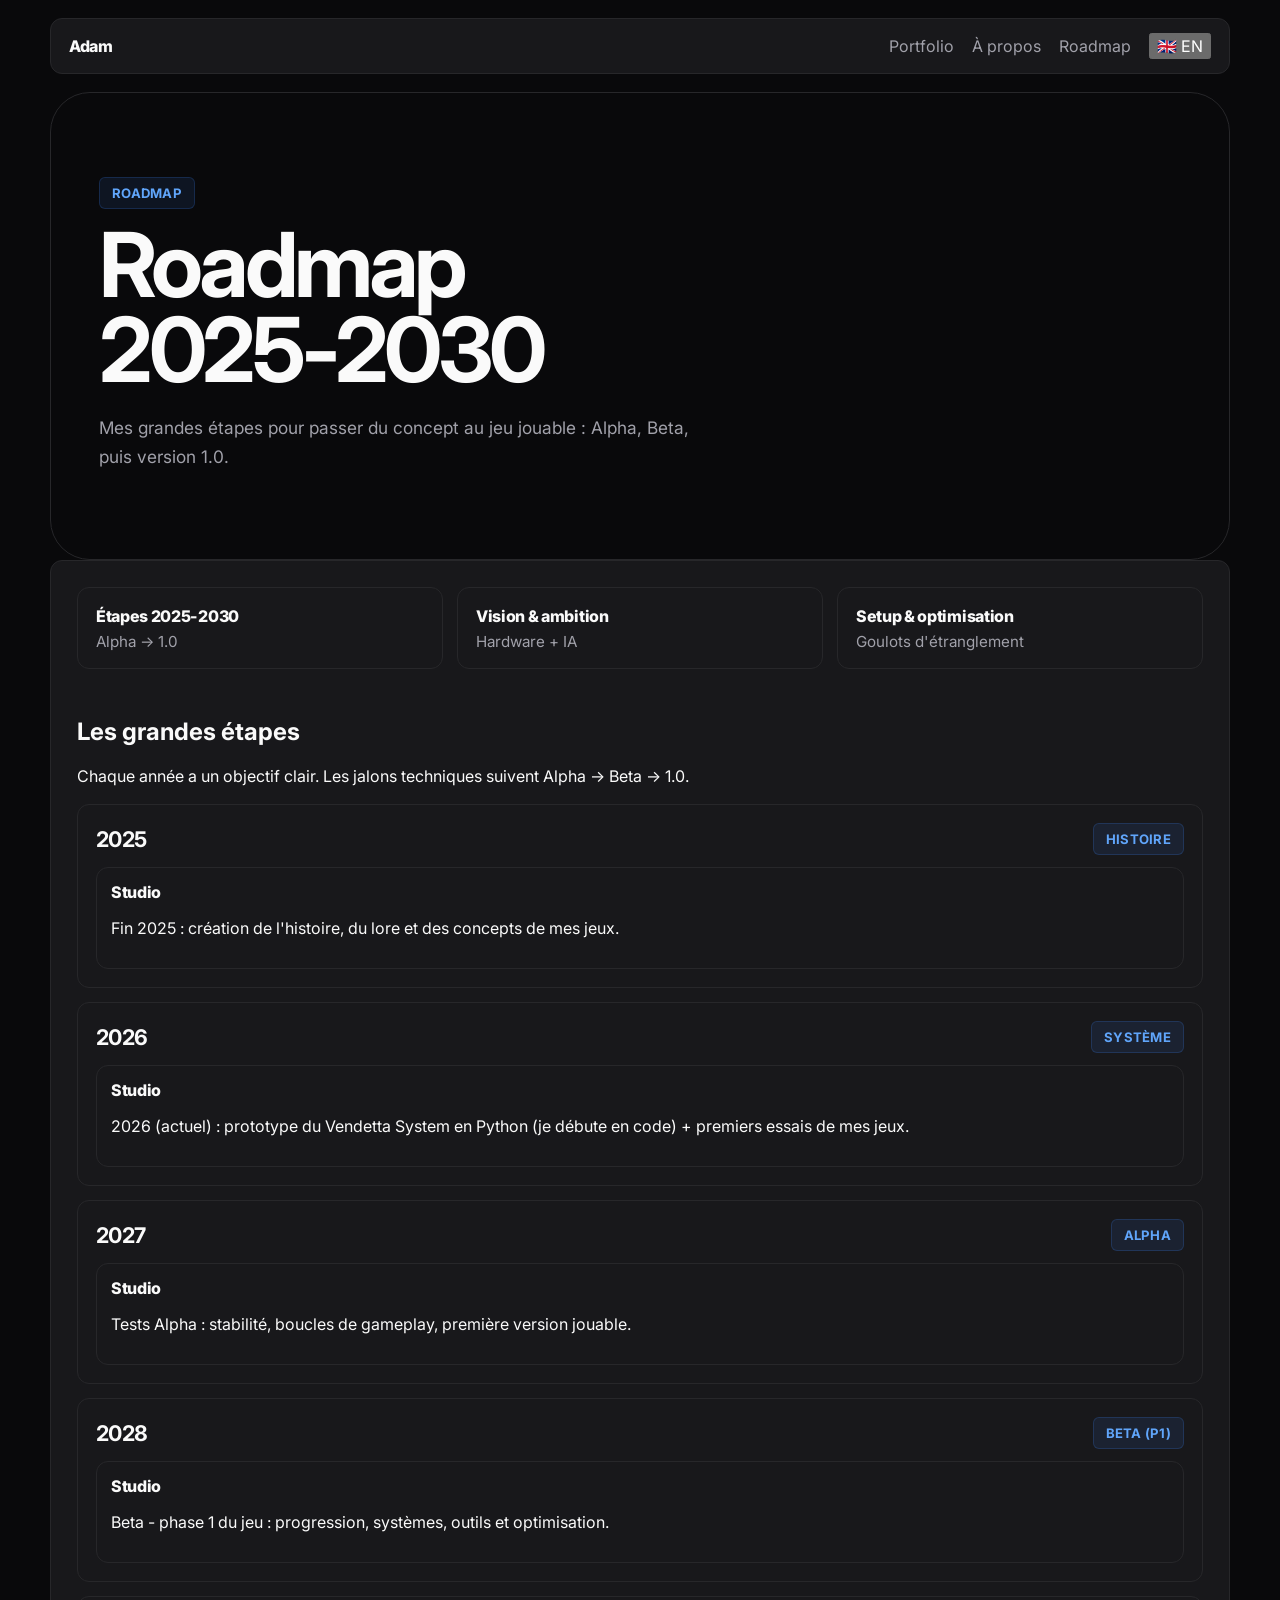
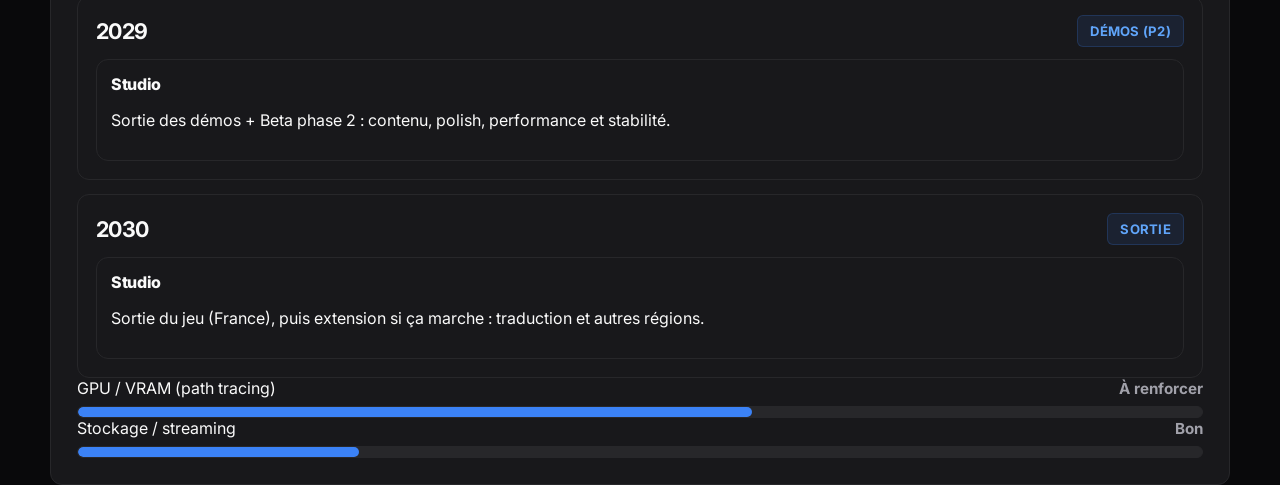
<file: roadmap.html>
<!DOCTYPE html>
<html lang="fr">
<head>
  <meta charset="UTF-8">
  <meta name="viewport" content="width=device-width, initial-scale=1.0">
  <title>Roadmap | Adam</title>
  <meta name="description" content="Roadmap 2025-2030 : les étapes de développement du Vendetta System et de mes jeux." data-i18n="meta.description" data-i18n-attr="content">
  <meta name="author" content="Adam">
  <meta name="robots" content="index,follow">
  <meta name="color-scheme" content="dark">
  <meta name="theme-color" content="#09090b">

  <meta property="og:type" content="website">
  <meta property="og:title" content="Roadmap | Adam" data-i18n="document.title" data-i18n-attr="content">
  <meta property="og:description" content="Roadmap 2025-2030 : les étapes de développement du Vendetta System et de mes jeux." data-i18n="meta.description" data-i18n-attr="content">
  <meta name="twitter:card" content="summary">

  <!-- Favicons -->
  <link rel="icon" type="image/x-icon" href="assets/favicon.ico">
  <link rel="icon" type="image/png" sizes="16x16" href="assets/favicon-16x16.png">
  <link rel="icon" type="image/png" sizes="32x32" href="assets/favicon-32x32.png">
  <link rel="icon" type="image/svg+xml" href="assets/favicon.svg">
  <link rel="apple-touch-icon" sizes="180x180" href="assets/apple-touch-icon.png">
  <link rel="manifest" href="assets/site.webmanifest">
  <link rel="preconnect" href="https://fonts.googleapis.com">
  <link rel="preconnect" href="https://fonts.gstatic.com" crossorigin>
  <link href="https://fonts.googleapis.com/css2?family=Inter:wght@400;500;600;700;800&display=swap" rel="stylesheet">
  <link rel="stylesheet" href="style.css">
</head>
<body class="roadmap-page dark" data-page="roadmap">
  <div class="page-glow page-glow-left"></div>
  <div class="page-glow page-glow-right"></div>
  <div class="bubbles" aria-hidden="true"></div>
  <a class="skip-link" href="#content" data-i18n="skip.link">Aller au contenu</a>

  <header class="site-header">
    <nav class="nav">
      <a class="brand" href="index.html">Adam</a>
      <ul class="nav-links">
        <li><a href="index.html" data-i18n="nav.portfolio">Portfolio</a></li>
        <li><a href="about.html" data-i18n="nav.about">À propos</a></li>
        <li><a href="roadmap.html" data-i18n="nav.roadmap">Roadmap</a></li>
        <li><button id="lang-toggle" type="button" aria-label="Switch language">EN</button></li>
      </ul>
    </nav>
  </header>

  <main id="content" class="roadmap-main">
    <section class="hero roadmap-hero">
      <div class="hero-copy">
        <p class="eyebrow" data-i18n="roadmap.eyebrow">Roadmap</p>
        <h1 data-i18n="roadmap.title">Roadmap 2025-2030</h1>
        <p class="hero-text" data-i18n="roadmap.text">Mes grandes étapes pour passer du concept au jeu jouable : Alpha, Beta, puis version 1.0.</p>
      </div>
    </section>

    <section class="roadmap-tabs glass-card reveal" data-tabs="roadmap">
      <div class="tab-list" role="tablist" aria-label="Roadmap categories">
        <button class="tab-button is-active" type="button" role="tab" id="tab-double" aria-selected="true" aria-controls="panel-double">
          <span class="tab-title" data-i18n="roadmap.tab_double_title">Étapes 2025-2030</span>
          <span class="tab-subtitle" data-i18n="roadmap.tab_double_subtitle">Alpha → 1.0</span>
        </button>
        <button class="tab-button" type="button" role="tab" id="tab-vision" aria-selected="false" aria-controls="panel-vision">
          <span class="tab-title" data-i18n="roadmap.tab_vision_title">Vision &amp; ambition</span>
          <span class="tab-subtitle" data-i18n="roadmap.tab_vision_subtitle">Hardware + IA</span>
        </button>
        <button class="tab-button" type="button" role="tab" id="tab-setup" aria-selected="false" aria-controls="panel-setup">
          <span class="tab-title" data-i18n="roadmap.tab_setup_title">Setup &amp; optimisation</span>
          <span class="tab-subtitle" data-i18n="roadmap.tab_setup_subtitle">Goulots d'étranglement</span>
        </button>
      </div>

      <div class="tab-panels">
        <section class="tab-panel is-active" role="tabpanel" id="panel-double" aria-labelledby="tab-double" tabindex="0">
          <h2 data-i18n="roadmap.double_title">Les grandes étapes</h2>
          <p data-i18n="roadmap.double_intro">Chaque année a un objectif clair. Les jalons techniques suivent Alpha → Beta → 1.0.</p>

          <div class="dual-timeline">
            <article class="year-card">
              <div class="year-head">
                <h3>2025</h3>
                <span class="timeline-step" data-i18n="roadmap.double_tag_2025">Histoire</span>
              </div>
              <div class="year-grid year-grid-single">
                <div class="track">
                  <p class="track-title" data-i18n="roadmap.track_pro">Studio</p>
                  <p data-i18n="roadmap.double_2025_pro">Fin 2025 : création de l'histoire, du lore et des concepts de mes jeux.</p>
                </div>
              </div>
            </article>

            <article class="year-card">
              <div class="year-head">
                <h3>2026</h3>
                <span class="timeline-step" data-i18n="roadmap.double_tag_2026">Système</span>
              </div>
              <div class="year-grid year-grid-single">
                <div class="track">
                  <p class="track-title" data-i18n="roadmap.track_pro">Studio</p>
                  <p data-i18n="roadmap.double_2026_pro">2026 (actuel) : prototype du Vendetta System en Python (je débute en code) + premiers essais de mes jeux.</p>
                </div>
              </div>
            </article>

            <article class="year-card">
              <div class="year-head">
                <h3>2027</h3>
                <span class="timeline-step" data-i18n="roadmap.double_tag_2027">Alpha</span>
              </div>
              <div class="year-grid year-grid-single">
                <div class="track">
                  <p class="track-title" data-i18n="roadmap.track_pro">Studio</p>
                  <p data-i18n="roadmap.double_2027_pro">Tests Alpha : stabilité, boucles de gameplay, première version jouable.</p>
                </div>
              </div>
            </article>

            <article class="year-card">
              <div class="year-head">
                <h3>2028</h3>
                <span class="timeline-step" data-i18n="roadmap.double_tag_2028">Beta (P1)</span>
              </div>
              <div class="year-grid year-grid-single">
                <div class="track">
                  <p class="track-title" data-i18n="roadmap.track_pro">Studio</p>
                  <p data-i18n="roadmap.double_2028_pro">Beta - phase 1 du jeu : progression, systèmes, outils et optimisation.</p>
                </div>
              </div>
            </article>

            <article class="year-card">
              <div class="year-head">
                <h3>2029</h3>
                <span class="timeline-step" data-i18n="roadmap.double_tag_2029">Démos (P2)</span>
              </div>
              <div class="year-grid year-grid-single">
                <div class="track">
                  <p class="track-title" data-i18n="roadmap.track_pro">Studio</p>
                  <p data-i18n="roadmap.double_2029_pro">Sortie des démos + Beta phase 2 : contenu, polish, performance et stabilité.</p>
                </div>
              </div>
            </article>

            <article class="year-card">
              <div class="year-head">
                <h3>2030</h3>
                <span class="timeline-step" data-i18n="roadmap.double_tag_2030">Sortie</span>
              </div>
              <div class="year-grid year-grid-single">
                <div class="track">
                  <p class="track-title" data-i18n="roadmap.track_pro">Studio</p>
                  <p data-i18n="roadmap.double_2030_pro">Sortie du jeu (France), puis extension si ça marche : traduction et autres régions.</p>
                </div>
              </div>
            </article>
          </div>
        </section>

        <section class="tab-panel" role="tabpanel" id="panel-vision" aria-labelledby="tab-vision" tabindex="0">
          <h2 data-i18n="roadmap.vision_title">Vision &amp; ambition (hardware + IA)</h2>
          <p data-i18n="roadmap.vision_text">Ma fascination ne s'arrête pas au code. Je crois que le futur de l'IA dépend de la puissance et de l'architecture hardware. Mon objectif est de devenir ingénieur pour concevoir les systèmes où le matériel et l'intelligence artificielle ne font qu'un.</p>
          <div class="vision-grid">
            <article class="glass-card">
              <p class="panel-label" data-i18n="roadmap.vision_why_label">Pourquoi</p>
              <p data-i18n="roadmap.vision_why_text">Parce que les performances, l'écran, le stockage et l'architecture GPU déterminent ce que l'IA peut faire en temps réel.</p>
            </article>
            <article class="glass-card">
              <p class="panel-label" data-i18n="roadmap.vision_how_label">Comment</p>
              <p data-i18n="roadmap.vision_how_text">En apprenant la conception système, l'optimisation et la mesure (profiling) pour relier théorie et résultats.</p>
            </article>
          </div>
        </section>

        <section class="tab-panel" role="tabpanel" id="panel-setup" aria-labelledby="tab-setup" tabindex="0">
          <h2 data-i18n="roadmap.setup_title">Setup actuel &amp; optimisation</h2>
          <p data-i18n="roadmap.setup_intro">Mon setup actuel est solide pour prototyper, mais certaines limites (écran et puissance GPU/VRAM) deviennent le goulot pour l'IA et la qualité visuelle.</p>

          <div class="setup-grid">
            <article class="glass-card">
              <h3 data-i18n="roadmap.setup_now_title">Configuration actuelle</h3>
              <ul class="trait-list">
                <li data-i18n="roadmap.setup_cpu">CPU : AMD Ryzen 5 5500</li>

                    <span style="width: 85%"></span>
                  </div>
                </div>
                <div class="bottleneck-item">
                  <div class="bottleneck-head">
                    <span data-i18n="roadmap.bottleneck_gpu">GPU / VRAM (path tracing)</span>
                    <span class="bottleneck-value" data-i18n="roadmap.bottleneck_gpu_value">À renforcer</span>
                  </div>
                  <div class="progress" role="progressbar" aria-label="Bottleneck GPU" aria-valuemin="0" aria-valuemax="100" aria-valuenow="60">
                    <span style="width: 60%"></span>
                  </div>
                </div>
                <div class="bottleneck-item">
                  <div class="bottleneck-head">
                    <span data-i18n="roadmap.bottleneck_storage">Stockage / streaming</span>
                    <span class="bottleneck-value" data-i18n="roadmap.bottleneck_storage_value">Bon</span>
                  </div>
                  <div class="progress" role="progressbar" aria-label="Bottleneck stockage" aria-valuemin="0" aria-valuemax="100" aria-valuenow="25">
                    <span style="width: 25%"></span>
                  </div>
                </div>
              </div>
            </article>
          </div>
        </section>
      </div>
    </section>
  </main>

  <script src="script.js"></script>
</body>
</html>
</file>
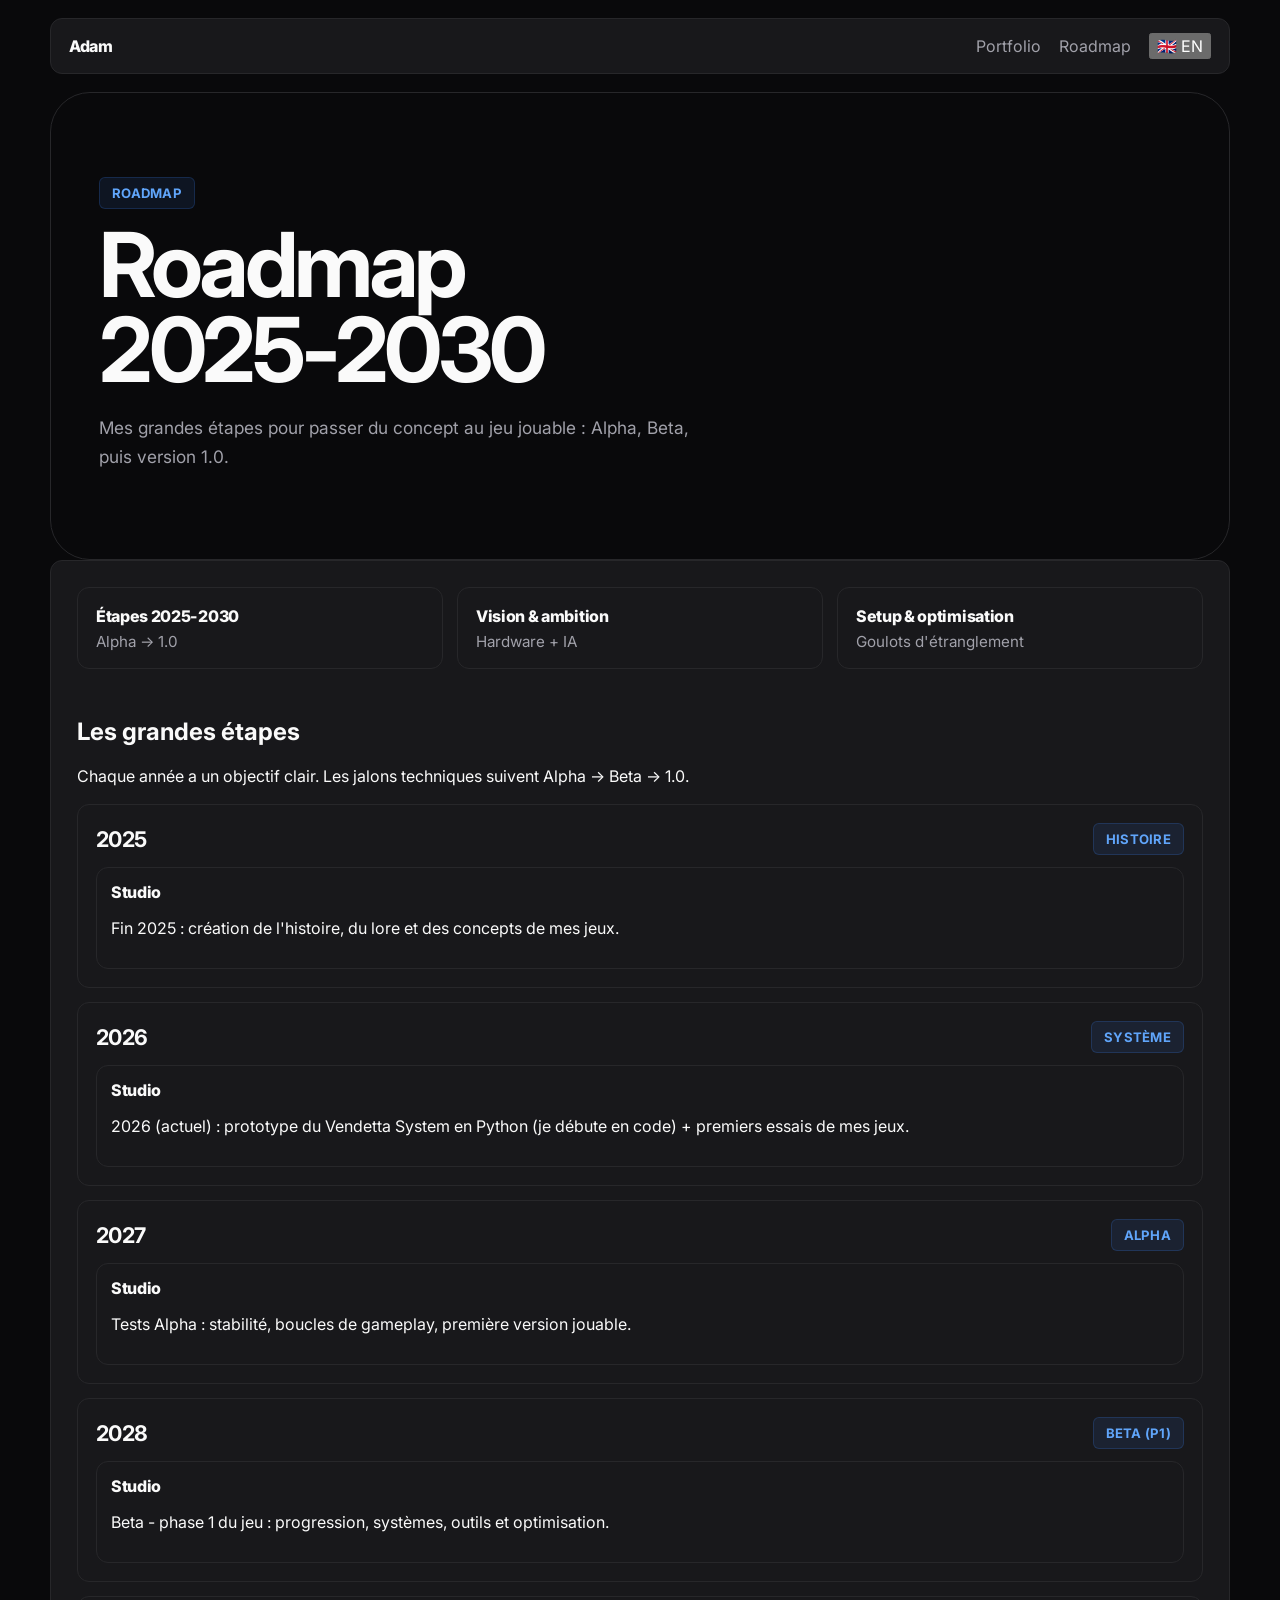
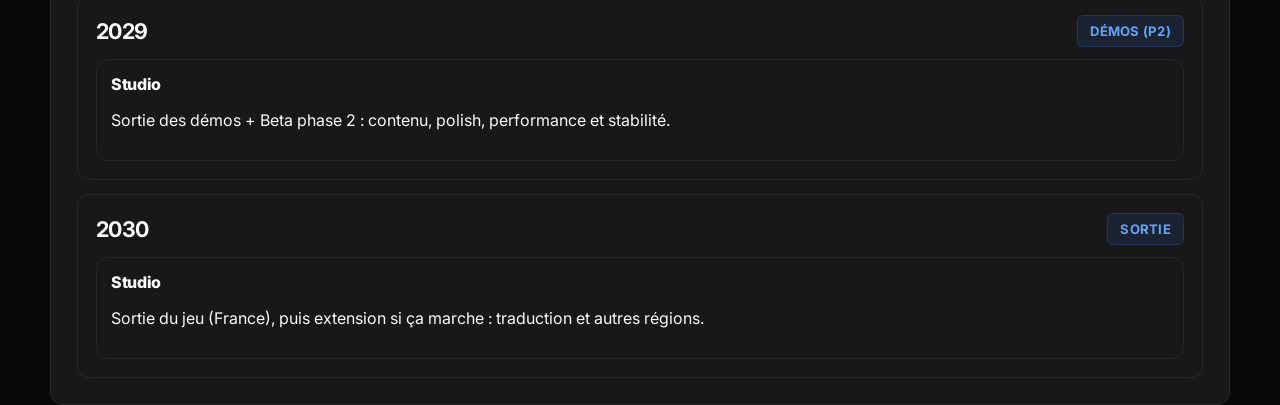
<file: Portfolio-main/roadmap.html>
<!DOCTYPE html>
<html lang="fr">
<head>
  <meta charset="UTF-8">
  <meta name="viewport" content="width=device-width, initial-scale=1.0">
  <title>Roadmap | Adam</title>
  <meta name="description" content="Roadmap 2025-2030 : les étapes de développement du Vendetta System et de mes jeux." data-i18n="meta.description" data-i18n-attr="content">
  <meta name="author" content="Adam">
  <meta name="robots" content="index,follow">
  <meta name="color-scheme" content="dark">
  <meta name="theme-color" content="#09090b">

  <meta property="og:type" content="website">
  <meta property="og:title" content="Roadmap | Adam" data-i18n="document.title" data-i18n-attr="content">
  <meta property="og:description" content="Roadmap 2025-2030 : les étapes de développement du Vendetta System et de mes jeux." data-i18n="meta.description" data-i18n-attr="content">
  <meta name="twitter:card" content="summary">

  <link rel="icon" href="assets/favicon.svg" type="image/svg+xml">
  <link rel="preconnect" href="https://fonts.googleapis.com">
  <link rel="preconnect" href="https://fonts.gstatic.com" crossorigin>
  <link href="https://fonts.googleapis.com/css2?family=Inter:wght@400;500;600;700;800&display=swap" rel="stylesheet">
  <link rel="stylesheet" href="style.css">
</head>
<body class="roadmap-page dark" data-page="roadmap">
  <div class="page-glow page-glow-left"></div>
  <div class="page-glow page-glow-right"></div>
  <div class="bubbles" aria-hidden="true"></div>
  <a class="skip-link" href="#content" data-i18n="skip.link">Aller au contenu</a>

  <header class="site-header">
    <nav class="nav">
      <a class="brand" href="index.html">Adam</a>
      <ul class="nav-links">
        <li><a href="index.html" data-i18n="nav.portfolio">Portfolio</a></li>
        <li><a href="roadmap.html" data-i18n="nav.roadmap">Roadmap</a></li>
        <li><button id="lang-toggle" type="button" aria-label="Switch language">EN</button></li>
      </ul>
    </nav>
  </header>

  <main id="content" class="roadmap-main">
    <section class="hero roadmap-hero">
      <div class="hero-copy">
        <p class="eyebrow" data-i18n="roadmap.eyebrow">Roadmap</p>
        <h1 data-i18n="roadmap.title">Roadmap 2025-2030</h1>
        <p class="hero-text" data-i18n="roadmap.text">Mes grandes étapes pour passer du concept au jeu jouable : Alpha, Beta, puis version 1.0.</p>
      </div>
    </section>

    <section class="roadmap-tabs glass-card reveal" data-tabs="roadmap">
      <div class="tab-list" role="tablist" aria-label="Roadmap categories">
        <button class="tab-button is-active" type="button" role="tab" id="tab-double" aria-selected="true" aria-controls="panel-double">
          <span class="tab-title" data-i18n="roadmap.tab_double_title">Étapes 2025-2030</span>
          <span class="tab-subtitle" data-i18n="roadmap.tab_double_subtitle">Alpha → 1.0</span>
        </button>
        <button class="tab-button" type="button" role="tab" id="tab-vision" aria-selected="false" aria-controls="panel-vision">
          <span class="tab-title" data-i18n="roadmap.tab_vision_title">Vision &amp; ambition</span>
          <span class="tab-subtitle" data-i18n="roadmap.tab_vision_subtitle">Hardware + IA</span>
        </button>
        <button class="tab-button" type="button" role="tab" id="tab-setup" aria-selected="false" aria-controls="panel-setup">
          <span class="tab-title" data-i18n="roadmap.tab_setup_title">Setup &amp; optimisation</span>
          <span class="tab-subtitle" data-i18n="roadmap.tab_setup_subtitle">Goulots d'étranglement</span>
        </button>
      </div>

      <div class="tab-panels">
        <section class="tab-panel is-active" role="tabpanel" id="panel-double" aria-labelledby="tab-double" tabindex="0">
          <h2 data-i18n="roadmap.double_title">Les grandes étapes</h2>
          <p data-i18n="roadmap.double_intro">Chaque année a un objectif clair. Les jalons techniques suivent Alpha → Beta → 1.0.</p>

          <div class="dual-timeline">
            <article class="year-card">
              <div class="year-head">
                <h3>2025</h3>
                <span class="timeline-step" data-i18n="roadmap.double_tag_2025">Histoire</span>
              </div>
              <div class="year-grid year-grid-single">
                <div class="track">
                  <p class="track-title" data-i18n="roadmap.track_pro">Studio</p>
                  <p data-i18n="roadmap.double_2025_pro">Fin 2025 : création de l'histoire, du lore et des concepts de mes jeux.</p>
                </div>
              </div>
            </article>

            <article class="year-card">
              <div class="year-head">
                <h3>2026</h3>
                <span class="timeline-step" data-i18n="roadmap.double_tag_2026">Système</span>
              </div>
              <div class="year-grid year-grid-single">
                <div class="track">
                  <p class="track-title" data-i18n="roadmap.track_pro">Studio</p>
                  <p data-i18n="roadmap.double_2026_pro">2026 (actuel) : prototype du Vendetta System en Python (je débute en code) + premiers essais de mes jeux.</p>
                </div>
              </div>
            </article>

            <article class="year-card">
              <div class="year-head">
                <h3>2027</h3>
                <span class="timeline-step" data-i18n="roadmap.double_tag_2027">Alpha</span>
              </div>
              <div class="year-grid year-grid-single">
                <div class="track">
                  <p class="track-title" data-i18n="roadmap.track_pro">Studio</p>
                  <p data-i18n="roadmap.double_2027_pro">Tests Alpha : stabilité, boucles de gameplay, première version jouable.</p>
                </div>
              </div>
            </article>

            <article class="year-card">
              <div class="year-head">
                <h3>2028</h3>
                <span class="timeline-step" data-i18n="roadmap.double_tag_2028">Beta (P1)</span>
              </div>
              <div class="year-grid year-grid-single">
                <div class="track">
                  <p class="track-title" data-i18n="roadmap.track_pro">Studio</p>
                  <p data-i18n="roadmap.double_2028_pro">Beta - phase 1 du jeu : progression, systèmes, outils et optimisation.</p>
                </div>
              </div>
            </article>

            <article class="year-card">
              <div class="year-head">
                <h3>2029</h3>
                <span class="timeline-step" data-i18n="roadmap.double_tag_2029">Démos (P2)</span>
              </div>
              <div class="year-grid year-grid-single">
                <div class="track">
                  <p class="track-title" data-i18n="roadmap.track_pro">Studio</p>
                  <p data-i18n="roadmap.double_2029_pro">Sortie des démos + Beta phase 2 : contenu, polish, performance et stabilité.</p>
                </div>
              </div>
            </article>

            <article class="year-card">
              <div class="year-head">
                <h3>2030</h3>
                <span class="timeline-step" data-i18n="roadmap.double_tag_2030">Sortie</span>
              </div>
              <div class="year-grid year-grid-single">
                <div class="track">
                  <p class="track-title" data-i18n="roadmap.track_pro">Studio</p>
                  <p data-i18n="roadmap.double_2030_pro">Sortie du jeu (France), puis extension si ça marche : traduction et autres régions.</p>
                </div>
              </div>
            </article>
          </div>
        </section>

        <section class="tab-panel" role="tabpanel" id="panel-vision" aria-labelledby="tab-vision" tabindex="0">
          <h2 data-i18n="roadmap.vision_title">Vision &amp; ambition (hardware + IA)</h2>
          <p data-i18n="roadmap.vision_text">Ma fascination ne s'arrête pas au code. Je crois que le futur de l'IA dépend de la puissance et de l'architecture hardware. Mon objectif est de devenir ingénieur pour concevoir les systèmes où le matériel et l'intelligence artificielle ne font qu'un.</p>
          <div class="vision-grid">
            <article class="glass-card">
              <p class="panel-label" data-i18n="roadmap.vision_why_label">Pourquoi</p>
              <p data-i18n="roadmap.vision_why_text">Parce que les performances, l'écran, le stockage et l'architecture GPU déterminent ce que l'IA peut faire en temps réel.</p>
            </article>
            <article class="glass-card">
              <p class="panel-label" data-i18n="roadmap.vision_how_label">Comment</p>
              <p data-i18n="roadmap.vision_how_text">En apprenant la conception système, l'optimisation et la mesure (profiling) pour relier théorie et résultats.</p>
            </article>
          </div>
        </section>

        <section class="tab-panel" role="tabpanel" id="panel-setup" aria-labelledby="tab-setup" tabindex="0">
          <h2 data-i18n="roadmap.setup_title">Setup actuel &amp; optimisation</h2>
          <p data-i18n="roadmap.setup_intro">Mon setup actuel est solide pour prototyper, mais certaines limites (écran et puissance GPU/VRAM) deviennent le goulot pour l'IA et la qualité visuelle.</p>

          <div class="setup-grid">
            <article class="glass-card">
              <h3 data-i18n="roadmap.setup_now_title">Configuration actuelle</h3>
              <ul class="trait-list">
                <li data-i18n="roadmap.setup_cpu">CPU : AMD Ryzen 5 5500</li>
                <li data-i18n="roadmap.setup_gpu">GPU : NVIDIA GeForce RTX 5060 Ti (8 Go)</li>
                <li data-i18n="roadmap.setup_ram">RAM : 32 Go DDR4</li>
                <li data-i18n="roadmap.setup_ssd">SSD : Samsung 990 EVO Plus 1 To (NVMe)</li>
                <li data-i18n="roadmap.setup_screen">Écran : Acer V246HLC (1080p, 60 Hz)</li>
              </ul>
              <a class="button secondary" href="index.html#setup" data-i18n="roadmap.setup_cta">Voir la section setup du portfolio</a>
            </article>

            <article class="glass-card">
              <h3 data-i18n="roadmap.bottleneck_title">Goulots d'étranglement</h3>
              <p data-i18n="roadmap.bottleneck_text">Pour passer à l'étape suivante (calibration, rendu avancé, IA temps réel), il me faudrait un écran de précision et une marge GPU supérieure.</p>
              <div class="bottleneck-list">
                <div class="bottleneck-item">
                  <div class="bottleneck-head">
                    <span data-i18n="roadmap.bottleneck_display">Écran / précision couleur</span>
                    <span class="bottleneck-value" data-i18n="roadmap.bottleneck_display_value">Goulot</span>
                  </div>
                  <div class="progress" role="progressbar" aria-label="Bottleneck ecran" aria-valuemin="0" aria-valuemax="100" aria-valuenow="85">
                    <span style="width: 85%"></span>
                  </div>
                </div>
                <div class="bottleneck-item">
                  <div class="bottleneck-head">
                    <span data-i18n="roadmap.bottleneck_gpu">GPU / VRAM (path tracing)</span>
                    <span class="bottleneck-value" data-i18n="roadmap.bottleneck_gpu_value">À renforcer</span>
                  </div>
                  <div class="progress" role="progressbar" aria-label="Bottleneck GPU" aria-valuemin="0" aria-valuemax="100" aria-valuenow="60">
                    <span style="width: 60%"></span>
                  </div>
                </div>
                <div class="bottleneck-item">
                  <div class="bottleneck-head">
                    <span data-i18n="roadmap.bottleneck_storage">Stockage / streaming</span>
                    <span class="bottleneck-value" data-i18n="roadmap.bottleneck_storage_value">Bon</span>
                  </div>
                  <div class="progress" role="progressbar" aria-label="Bottleneck stockage" aria-valuemin="0" aria-valuemax="100" aria-valuenow="25">
                    <span style="width: 25%"></span>
                  </div>
                </div>
              </div>
            </article>
          </div>
        </section>
      </div>
    </section>
  </main>

  <script src="script.js"></script>
</body>
</html>
</file>
<file: style.css>
:root {
  --bg: #f7f5f0;
  --bg-soft: #ece8de;
  --surface: rgba(255, 252, 247, 0.78);
  --surface-strong: rgba(255, 255, 255, 0.94);
  --text: #181614;
  --muted: #625a52;
  --line: rgba(37, 31, 27, 0.1);
  --shadow: 0 28px 90px rgba(45, 31, 12, 0.09);
  --shadow-hover: 0 34px 120px rgba(45, 31, 12, 0.16);
  --primary: #151515;
  --accent: #d8b56a;
  --accent-strong: #c08d2a;
  --hero-gradient: radial-gradient(circle at top left, rgba(216, 181, 106, 0.26), transparent 34%),
    radial-gradient(circle at 86% 14%, rgba(255, 255, 255, 0.9), transparent 24%),
    linear-gradient(180deg, #fcfaf5 0%, #f2ede3 100%);
}

body.dark {
  --bg: #0c0c0e;
  --bg-soft: #151519;
  --surface: rgba(22, 22, 26, 0.8);
  --surface-strong: rgba(27, 27, 31, 0.92);
  --text: #f7f3eb;
  --muted: #b0a79b;
  --line: rgba(255, 244, 227, 0.08);
  --shadow: 0 28px 90px rgba(0, 0, 0, 0.4);
  --shadow-hover: 0 34px 120px rgba(0, 0, 0, 0.52);
  --primary: #f7f3eb;
  --accent: #e1bf78;
  --accent-strong: #f3d39a;
  --hero-gradient: radial-gradient(circle at top left, rgba(225, 191, 120, 0.16), transparent 34%),
    radial-gradient(circle at 85% 14%, rgba(114, 114, 130, 0.14), transparent 24%),
    linear-gradient(180deg, #121214 0%, #19191d 100%);
}

* {
  box-sizing: border-box;
}

html {
  scroll-behavior: smooth;
}

body {
  margin: 0;
  font-family: "Instrument Sans", "Segoe UI", sans-serif;
  color: var(--text);
  background:
    radial-gradient(circle at top, rgba(216, 181, 106, 0.08), transparent 30%),
    linear-gradient(180deg, var(--bg) 0%, var(--bg-soft) 100%);
  transition: background 0.35s ease, color 0.35s ease;
  overflow-x: hidden;
}

a {
  color: inherit;
  text-decoration: none;
}

:focus-visible {
  outline: 3px solid rgba(216, 181, 106, 0.85);
  outline-offset: 4px;
}

.skip-link {
  position: absolute;
  left: 16px;
  top: 12px;
  z-index: 999;
  padding: 10px 14px;
  border-radius: 999px;
  border: 1px solid var(--line);
  background: var(--surface-strong);
  color: var(--text);
  transform: translateY(-220%);
  transition: transform 0.2s ease;
  box-shadow: var(--shadow);
}

.skip-link:focus-visible {
  transform: translateY(0);
}

button,
input,
textarea {
  font: inherit;
}

.site-header {
  position: sticky;
  top: 0;
  z-index: 20;
  padding: 18px 24px;
}

.nav {
  max-width: 1180px;
  margin: 0 auto;
  display: flex;
  align-items: center;
  justify-content: space-between;
  gap: 20px;
  padding: 14px 18px;
  background: linear-gradient(180deg, rgba(255, 255, 255, 0.82), rgba(255, 255, 255, 0.62));
  border: 1px solid var(--line);
  border-radius: 999px;
  backdrop-filter: blur(20px);
  box-shadow: var(--shadow);
}

body.dark .nav {
  background: linear-gradient(180deg, rgba(28, 28, 32, 0.86), rgba(18, 18, 22, 0.72));
}

.brand {
  font-family: "Plus Jakarta Sans", sans-serif;
  font-weight: 800;
  letter-spacing: -0.03em;
}

.nav-links {
  display: flex;
  align-items: center;
  gap: 18px;
  list-style: none;
  margin: 0;
  padding: 0;
  flex-wrap: wrap;
  justify-content: flex-end;
}

.nav-links a,
#theme-toggle {
  color: var(--muted);
  transition: color 0.25s ease, transform 0.25s ease, background 0.25s ease;
}

.nav-links a:hover,
#theme-toggle:hover {
  color: var(--text);
  transform: translateY(-1px);
}

#theme-toggle {
  border: 1px solid var(--line);
  background: var(--surface-strong);
  color: var(--text);
  width: 48px;
  height: 48px;
  padding: 0;
  border-radius: 999px;
  cursor: pointer;
  display: inline-flex;
  align-items: center;
  justify-content: center;
  box-shadow: inset 0 1px 0 rgba(255, 255, 255, 0.7);
}

main,
.roadmap-main {
  width: min(1180px, calc(100% - 32px));
  margin: 0 auto;
  position: relative;
  z-index: 1;
}

.section,
.timeline-section,
.vision-panel {
  margin-bottom: 28px;
}

.section {
  padding: 42px 0 56px;
}

.hero {
  min-height: calc(100vh - 130px);
  display: grid;
  grid-template-columns: 1.3fr 0.9fr;
  gap: 28px;
  align-items: center;
  background: var(--hero-gradient);
  border: 1px solid var(--line);
  border-radius: 40px;
  padding: 48px;
  box-shadow: var(--shadow);
  overflow: hidden;
}

.hero-copy h1,
.section-heading h2,
.timeline-item h2 {
  font-family: "Plus Jakarta Sans", sans-serif;
  letter-spacing: -0.05em;
}

.hero-copy h1 {
  margin: 0;
  font-size: clamp(2.8rem, 7vw, 5.6rem);
  line-height: 0.95;
  max-width: 10ch;
}

.hero-text,
.panel-quote,
.section p,
.card p,
.timeline-item p,
.contact-note {
  color: var(--muted);
  line-height: 1.65;
}

.hero-text {
  max-width: 56ch;
  margin-top: 22px;
  font-size: 1.08rem;
}

.hero-actions {
  display: flex;
  flex-wrap: wrap;
  gap: 14px;
  margin-top: 28px;
}

.button {
  display: inline-flex;
  align-items: center;
  justify-content: center;
  min-height: 48px;
  padding: 0 20px;
  border-radius: 999px;
  border: 1px solid transparent;
  transition: transform 0.25s ease, box-shadow 0.25s ease, background 0.25s ease;
}

.button:hover {
  transform: translateY(-2px);
}

.button.primary {
  background: var(--primary);
  color: var(--bg);
  box-shadow: var(--shadow);
}

.button.secondary {
  background: var(--surface);
  color: var(--text);
  border-color: var(--line);
}

.glass-card,
.card,
.timeline-item,
.vision-panel {
  background: linear-gradient(180deg, var(--surface-strong), var(--surface));
  border: 1px solid var(--line);
  backdrop-filter: blur(16px);
  box-shadow: var(--shadow);
}

.glass-card {
  border-radius: 32px;
  padding: 28px;
}

.hero-panel {
  align-self: stretch;
  display: flex;
  flex-direction: column;
  justify-content: flex-end;
  position: relative;
  overflow: hidden;
}

.panel-label,
.eyebrow,
.card-tag,
.timeline-step,
.contact-label {
  display: inline-flex;
  width: fit-content;
  padding: 7px 12px;
  border-radius: 999px;
  background: rgba(216, 181, 106, 0.18);
  color: var(--text);
  font-size: 0.82rem;
  font-weight: 700;
  letter-spacing: 0.02em;
  text-transform: uppercase;
}

.panel-quote {
  font-size: 1.15rem;
  margin: 18px 0 0;
}

.section-soft {
  background: linear-gradient(180deg, rgba(255, 255, 255, 0.34), rgba(255, 251, 245, 0.18));
  border: 1px solid var(--line);
  border-radius: 40px;
  padding: 42px 32px 56px;
  box-shadow: var(--shadow);
}

body.dark .section-soft {
  background: linear-gradient(180deg, rgba(255, 255, 255, 0.03), rgba(255, 255, 255, 0.02));
}

.section-heading {
  max-width: 760px;
  margin-bottom: 28px;
}

.section-heading h2 {
  margin: 14px 0 0;
  font-size: clamp(2rem, 4vw, 3.4rem);
  line-height: 1.02;
}

.split-grid {
  display: grid;
  grid-template-columns: 1.2fr 0.8fr;
  gap: 22px;
}

.traits-card {
  padding: 28px;
  border-radius: 32px;
  background: var(--surface-strong);
  border: 1px solid var(--line);
  box-shadow: var(--shadow);
}

.traits-card h3 {
  margin-top: 0;
}

.trait-list {
  list-style: none;
  padding: 0;
  margin: 18px 0 0;
  display: grid;
  gap: 12px;
}

.trait-list li {
  padding: 14px 16px;
  border-radius: 18px;
  background: rgba(255, 255, 255, 0.42);
  border: 1px solid var(--line);
}

body.dark .trait-list li {
  background: rgba(255, 255, 255, 0.03);
}

.cards {
  display: grid;
  grid-template-columns: repeat(3, minmax(0, 1fr));
  gap: 20px;
}

.cards-4 {
  grid-template-columns: repeat(4, minmax(0, 1fr));
}

.card {
  padding: 24px;
  border-radius: 30px;
  transform: translateY(24px);
  opacity: 0;
  transition: transform 0.6s ease, opacity 0.6s ease, box-shadow 0.35s ease;
  position: relative;
  overflow: hidden;
}

.card h3 {
  margin: 16px 0 10px;
  font-size: 1.25rem;
}

.card.visible,
.timeline-item.visible,
.vision-panel.visible {
  opacity: 1;
  transform: translateY(0);
}

.card:hover,
.timeline-item:hover,
.vision-panel:hover,
.glass-card:hover {
  box-shadow: var(--shadow-hover);
  transform: translateY(-4px);
}

.studio-section {
  position: relative;
  overflow: hidden;
}

.studio-banner {
  margin-bottom: 22px;
}

.studio-bubble {
  margin: 0;
  font-size: 1.1rem;
}

.project-card {
  min-height: 240px;
}

.hero-metrics {
  display: grid;
  grid-template-columns: repeat(3, minmax(0, 1fr));
  gap: 14px;
  margin-top: 28px;
}

.metric-card {
  padding: 16px 18px;
  border-radius: 24px;
  background: rgba(255, 255, 255, 0.48);
  border: 1px solid var(--line);
  box-shadow: inset 0 1px 0 rgba(255, 255, 255, 0.75);
}

body.dark .metric-card {
  background: rgba(255, 255, 255, 0.03);
  box-shadow: inset 0 1px 0 rgba(255, 255, 255, 0.04);
}

.metric-card strong {
  display: block;
  font-family: "Plus Jakarta Sans", sans-serif;
  font-size: 1.5rem;
  margin-bottom: 4px;
}

.metric-card span {
  color: var(--muted);
  font-size: 0.95rem;
}

.hero-orbit {
  position: absolute;
  right: -40px;
  top: -22px;
  width: 220px;
  height: 220px;
  opacity: 0.88;
}

.orbit-ring {
  position: absolute;
  border-radius: 50%;
  border: 1px solid rgba(216, 181, 106, 0.32);
}

.orbit-ring-large {
  inset: 0;
}

.orbit-ring-small {
  inset: 36px;
}

.orbit-core {
  position: absolute;
  inset: 86px;
  border-radius: 50%;
  background: radial-gradient(circle, rgba(216, 181, 106, 0.85), rgba(216, 181, 106, 0.14));
  box-shadow: 0 0 60px rgba(216, 181, 106, 0.34);
}

.card-accent {
  position: absolute;
  right: -18px;
  top: -22px;
  width: 120px;
  height: 120px;
  border-radius: 50%;
  background: radial-gradient(circle, rgba(216, 181, 106, 0.2), transparent 70%);
}

.contact-layout {
  display: grid;
  grid-template-columns: 0.9fr 1.1fr;
  gap: 22px;
  align-items: start;
}

.contact-card {
  min-height: 100%;
}

.contact-link {
  display: inline-block;
  margin-top: 14px;
  font-size: 1.15rem;
  font-weight: 700;
}

.contact-form {
  display: grid;
  gap: 12px;
}

.contact-form input,
.contact-form textarea {
  width: 100%;
  border: 1px solid var(--line);
  border-radius: 18px;
  padding: 14px 16px;
  background: var(--surface-strong);
  color: var(--text);
  outline: none;
  box-shadow: inset 0 1px 0 rgba(255, 255, 255, 0.75);
}

.contact-form textarea {
  min-height: 140px;
  resize: vertical;
}

.site-footer {
  width: min(1180px, calc(100% - 32px));
  margin: 0 auto 34px;
  color: var(--muted);
  text-align: center;
}

.timeline-section {
  display: grid;
  grid-template-columns: repeat(2, minmax(0, 1fr));
  gap: 20px;
}

.timeline-item,
.vision-panel {
  border-radius: 32px;
  padding: 28px;
  transform: translateY(24px);
  opacity: 0;
  transition: transform 0.6s ease, opacity 0.6s ease, box-shadow 0.35s ease;
}

.roadmap-hero {
  min-height: 52vh;
}

.page-glow {
  position: fixed;
  inset: auto;
  width: 440px;
  height: 440px;
  border-radius: 50%;
  filter: blur(60px);
  opacity: 0.42;
  pointer-events: none;
  z-index: 0;
}

.page-glow-left {
  top: -100px;
  left: -120px;
  background: rgba(216, 181, 106, 0.28);
}

.page-glow-right {
  right: -110px;
  top: 24%;
  background: rgba(255, 255, 255, 0.3);
}

.bubbles {
  position: fixed;
  inset: 0;
  pointer-events: none;
  z-index: 0;
  overflow: hidden;
}

.bubble {
  position: absolute;
  bottom: -120px;
  border-radius: 50%;
  background: radial-gradient(circle at 30% 30%, rgba(255, 255, 255, 0.65), rgba(216, 181, 106, 0.12));
  border: 1px solid rgba(255, 255, 255, 0.32);
  animation: floatBubble linear infinite;
}

@keyframes floatBubble {
  from {
    transform: translate3d(0, 0, 0) scale(0.9);
  }
  to {
    transform: translate3d(0, -120vh, 0) scale(1.1);
  }
}

@media (max-width: 1080px) {
  .hero,
  .split-grid,
  .contact-layout,
  .timeline-section,
  .cards,
  .cards-4 {
    grid-template-columns: 1fr 1fr;
  }

  .hero-metrics {
    grid-template-columns: 1fr;
  }

  .hero-copy h1 {
    max-width: 12ch;
  }
}

@media (max-width: 820px) {
  .site-header {
    padding: 12px 14px;
  }

  .nav {
    border-radius: 28px;
    align-items: flex-start;
  }

  .nav,
  .hero,
  .split-grid,
  .cards,
  .cards-4,
  .contact-layout,
  .timeline-section {
    grid-template-columns: 1fr;
  }

  .nav {
    display: block;
  }

  .brand {
    display: inline-block;
    margin-bottom: 12px;
  }

  .nav-links {
    justify-content: flex-start;
    gap: 12px;
  }

  .hero,
  .section-soft {
    padding: 30px 22px 36px;
    border-radius: 28px;
  }

  .hero {
    min-height: auto;
  }

  .hero-copy h1 {
    max-width: none;
    font-size: clamp(2.4rem, 12vw, 4rem);
  }

  .section {
    padding: 24px 0 34px;
  }

  .hero-orbit {
    right: -70px;
    width: 180px;
    height: 180px;
  }
}
.studio-details {
  margin-top: 22px;
}

.studio-details h3 {
  margin-top: 10px;
  margin-bottom: 12px;
}

.studio-details p {
  margin-bottom: 16px;
}
.form-status {
  margin-top: 12px;
  color: var(--muted);
  min-height: 24px;
}

.roadmap-tabs {
  padding: 26px;
}

.tab-list {
  display: grid;
  grid-template-columns: repeat(3, minmax(0, 1fr));
  gap: 14px;
}

.tab-button {
  text-align: left;
  border: 1px solid var(--line);
  background: linear-gradient(180deg, var(--surface-strong), var(--surface));
  color: var(--text);
  border-radius: 26px;
  padding: 18px 18px 16px;
  cursor: pointer;
  transition: transform 0.25s ease, box-shadow 0.25s ease, border-color 0.25s ease;
  box-shadow: var(--shadow);
}

.tab-button:hover {
  transform: translateY(-2px);
  box-shadow: var(--shadow-hover);
}

.tab-button.is-active {
  border-color: rgba(216, 181, 106, 0.6);
  box-shadow: 0 24px 90px rgba(216, 181, 106, 0.18);
}

.tab-title {
  display: block;
  font-weight: 800;
  letter-spacing: -0.02em;
  margin-bottom: 6px;
}

.tab-subtitle {
  display: block;
  color: var(--muted);
  font-size: 0.95rem;
  line-height: 1.3;
}

.tab-panels {
  margin-top: 18px;
}

.tab-panel {
  display: none;
  padding-top: 10px;
}

.tab-panel.is-active {
  display: block;
}

.dual-timeline {
  display: grid;
  gap: 14px;
  margin-top: 18px;
}

.year-card {
  border: 1px solid var(--line);
  border-radius: 28px;
  padding: 18px;
  background: rgba(255, 255, 255, 0.6);
}

body.dark .year-card {
  background: rgba(22, 22, 26, 0.55);
}

.year-head {
  display: flex;
  align-items: center;
  justify-content: space-between;
  gap: 14px;
  margin-bottom: 12px;
}

.year-head h3 {
  margin: 0;
  font-family: "Plus Jakarta Sans", sans-serif;
  letter-spacing: -0.03em;
  font-size: 1.35rem;
}

.year-grid {
  display: grid;
  grid-template-columns: repeat(2, minmax(0, 1fr));
  gap: 14px;
}

.track {
  padding: 14px;
  border-radius: 22px;
  border: 1px solid var(--line);
  background: rgba(255, 255, 255, 0.55);
}

body.dark .track {
  background: rgba(27, 27, 31, 0.5);
}

.track-title {
  margin: 0 0 10px;
  font-weight: 800;
  letter-spacing: -0.02em;
}

.vision-grid,
.setup-grid {
  display: grid;
  grid-template-columns: repeat(2, minmax(0, 1fr));
  gap: 14px;
  margin-top: 18px;
}

.bottleneck-list {
  margin-top: 16px;
  display: grid;
  gap: 12px;
}

.bottleneck-head {
  display: flex;
  align-items: baseline;
  justify-content: space-between;
  gap: 12px;
  margin-bottom: 8px;
}

.bottleneck-value {
  color: var(--muted);
  font-weight: 700;
  font-size: 0.95rem;
}

.progress {
  height: 12px;
  border-radius: 999px;
  background: rgba(37, 31, 27, 0.08);
  overflow: hidden;
  border: 1px solid var(--line);
}

body.dark .progress {
  background: rgba(255, 244, 227, 0.08);
}

.progress span {
  display: block;
  height: 100%;
  border-radius: inherit;
  background: linear-gradient(90deg, var(--accent), var(--accent-strong));
}

.progress-note {
  margin: 12px 0 0;
  color: var(--muted);
}











.status-pill {
  display: inline-flex;
  align-items: center;
  padding: 6px 10px;
  border-radius: 999px;
  font-weight: 800;
  font-size: 0.82rem;
  border: 1px solid var(--line);
  background: rgba(255, 255, 255, 0.65);
}

body.dark .status-pill {
  background: rgba(27, 27, 31, 0.55);
}

.status-pill.status-code {
  border-color: rgba(33, 143, 80, 0.35);
}

.status-pill.status-writing {
  border-color: rgba(216, 181, 106, 0.45);
}


.vendetta-goal .button {
  margin-top: 18px;
}

@media (max-width: 980px) {
  .tab-list {
    grid-template-columns: 1fr;
  }

  .year-grid,
  .vision-grid,
  .setup-grid {
    grid-template-columns: 1fr;
  }
}

@media (prefers-reduced-motion: reduce) {
  html {
    scroll-behavior: auto;
  }

  *,
  *::before,
  *::after {
    animation-duration: 0.001ms !important;
    animation-iteration-count: 1 !important;
    transition-duration: 0.001ms !important;
  }
}

.status-pill.status-hw {
  border-color: rgba(60, 130, 170, 0.5);
}

.status-pill.status-learning {
  border-color: rgba(120, 120, 120, 0.45);
}

.status-pill.status-priority {
  border-color: rgba(216, 107, 60, 0.55);
}

.status-pill.status-world {
  border-color: rgba(140, 100, 200, 0.45);
}

.card-meta {
  margin: 8px 0 0;
  color: var(--muted);
  font-size: 0.92rem;
}

.games-group-title {
  margin: 36px 0 14px;
  font-family: "Plus Jakarta Sans", sans-serif;
  letter-spacing: -0.02em;
}

.cards-featured {
  display: grid;
  grid-template-columns: 1fr;
  margin-top: 18px;
}

.featured-project {
  border-color: rgba(216, 107, 60, 0.4);
}

.status-pill.status-search {
  border-color: rgba(90, 120, 220, 0.45);
}

.card .status-pill,
.glass-card .status-pill {
  margin-bottom: 12px;
}

.studio-search {
  margin: 12px 0 0;
  font-weight: 700;
}

.year-grid.year-grid-single {
  grid-template-columns: 1fr;
}


/* ===== Thème noir mat ===== */
body.dark {
  --bg: #09090b;
  --bg-soft: #09090b;
  --surface: #18181b;
  --surface-strong: #18181b;
  --text: #fafafa;
  --muted: #a1a1aa;
  --line: #27272a;
  --shadow: none;
  --shadow-hover: 0 12px 30px -10px rgba(0, 0, 0, 0.5);
  --primary: #fafafa;
  --accent: #3b82f6;
  --accent-strong: #60a5fa;
  --hero-gradient: none;
  background: #09090b;
}

body.dark,
body.dark * {
  font-family: "Inter", system-ui, -apple-system, "Segoe UI", sans-serif;
}

body.dark .page-glow,
body.dark .card-accent,
body.dark .hero-orbit {
  display: none;
}

body.dark :focus-visible {
  outline-color: rgba(59, 130, 246, 0.85);
}

body.dark .nav,
body.dark .glass-card,
body.dark .card,
body.dark .traits-card,
body.dark .metric-card,
body.dark .year-card,
body.dark .track,
body.dark .tab-button,
body.dark .contact-card {
  background: #18181b;
  border: 1px solid #27272a;
  border-radius: 12px;
  box-shadow: none;
  backdrop-filter: none;
}

body.dark .trait-list li {
  background: transparent;
  border: 1px solid #27272a;
  border-radius: 8px;
}

body.dark .section-soft {
  background: transparent;
}

@media (hover: hover) and (pointer: fine) {
  body.dark .card:hover,
  body.dark .glass-card:hover {
    border-color: #3f3f46;
    box-shadow: 0 12px 30px -10px rgba(0, 0, 0, 0.5);
  }
}

body.dark .card-tag,
body.dark .eyebrow,
body.dark .panel-label,
body.dark .timeline-step {
  background: rgba(59, 130, 246, 0.1);
  color: #60a5fa;
  border: 1px solid rgba(59, 130, 246, 0.2);
  border-radius: 6px;
}

body.dark .status-pill {
  background: rgba(255, 255, 255, 0.04);
  color: #fafafa;
  border-radius: 6px;
  font-weight: 600;
}

body.dark .button.primary {
  background: #fafafa;
  color: #09090b;
  border: 1px solid #fafafa;
  box-shadow: none;
}

body.dark .button.secondary {
  background: transparent;
  color: #fafafa;
  border: 1px solid #3f3f46;
  box-shadow: none;
}

body.dark .progress {
  background: #27272a;
}

body.dark .progress span {
  background: #3b82f6;
}

body.dark .hero-panel {
  align-self: center;
  min-height: 0;
}

body.dark .site-footer {
  color: #a1a1aa;
}


/* ===== Bulles d'ambiance : discrètes, derrière le contenu ===== */
body.dark .bubbles {
  display: block;
  z-index: 0;
}

body.dark .bubble {
  bottom: -80px;
  background: radial-gradient(circle at 32% 28%, rgba(255, 255, 255, 0.13), rgba(255, 255, 255, 0.02) 62%, transparent 72%);
  border: 1px solid rgba(255, 255, 255, 0.22);
  box-shadow: inset 0 0 12px rgba(255, 255, 255, 0.03);
  animation-name: riseBubble;
  animation-timing-function: linear;
  animation-iteration-count: infinite;
  will-change: transform;
}

@keyframes riseBubble {
  0% {
    transform: translate3d(0, 0, 0);
  }
  50% {
    transform: translate3d(var(--dx, 20px), -60vh, 0);
  }
  100% {
    transform: translate3d(calc(var(--dx, 20px) * -0.6), -125vh, 0);
  }
}

@media (prefers-reduced-motion: reduce) {
  body.dark .bubbles {
    display: none;
  }
}


/* ===== Page À propos ===== */
.about-main {
  width: min(1180px, calc(100% - 32px));
  margin: 0 auto;
  position: relative;
  z-index: 1;
}

.about-top {
  padding: 64px 0 40px;
}

.about-top h1 {
  margin: 14px 0 0;
  max-width: 20ch;
  font-size: clamp(2.3rem, 5.5vw, 4.4rem);
  line-height: 1;
  letter-spacing: -0.05em;
  font-family: "Plus Jakarta Sans", "Inter", sans-serif;
}

.about-summary {
  max-width: 64ch;
  margin: 24px 0 0;
  font-size: 1.15rem;
  line-height: 1.65;
  color: var(--muted);
}

.about-facts {
  display: grid;
  grid-template-columns: repeat(4, minmax(0, 1fr));
  gap: 14px;
  margin-top: 36px;
}

.about-facts .metric-card strong {
  display: block;
  font-size: 1.15rem;
  line-height: 1.25;
}

.about-facts .metric-card span {
  display: block;
  margin-top: 6px;
  font-size: 0.9rem;
}

.about-blocks {
  padding: 24px 0 64px;
}

.about-grid {
  display: grid;
  grid-template-columns: repeat(2, minmax(0, 1fr));
  gap: 20px;
  align-items: start;
}

.about-card {
  padding: 30px;
  min-height: 0;
}

.about-card.about-wide {
  grid-column: 1 / -1;
}

.about-card h3 {
  margin: 0 0 16px;
  font-size: 1.4rem;
}

.about-card p {
  margin: 0 0 14px;
  max-width: 78ch;
  font-size: 1rem;
  line-height: 1.7;
}

.about-card p:last-child {
  margin-bottom: 0;
}

.about-card strong {
  color: var(--text);
  font-weight: 600;
}

.about-closing {
  margin-top: 40px;
  padding: 8px 0 8px 28px;
}

.about-closing .panel-quote {
  max-width: 60ch;
  font-size: clamp(1.25rem, 2.2vw, 1.7rem);
  line-height: 1.45;
  color: var(--text);
}

.about-closing .button {
  margin-top: 22px;
}

.about-cta {
  margin-top: 8px;
}

.nav-links a[aria-current="page"] {
  color: var(--text);
}

@media (max-width: 980px) {
  .about-facts {
    grid-template-columns: repeat(2, minmax(0, 1fr));
  }
  .about-grid {
    grid-template-columns: 1fr;
  }
  .about-top {
    padding: 40px 0 28px;
  }
  .about-card {
    padding: 24px;
  }
}
</file>
<file: Portfolio-main/style.css>
:root {
  --bg: #f7f5f0;
  --bg-soft: #ece8de;
  --surface: rgba(255, 252, 247, 0.78);
  --surface-strong: rgba(255, 255, 255, 0.94);
  --text: #181614;
  --muted: #625a52;
  --line: rgba(37, 31, 27, 0.1);
  --shadow: 0 28px 90px rgba(45, 31, 12, 0.09);
  --shadow-hover: 0 34px 120px rgba(45, 31, 12, 0.16);
  --primary: #151515;
  --accent: #d8b56a;
  --accent-strong: #c08d2a;
  --hero-gradient: radial-gradient(circle at top left, rgba(216, 181, 106, 0.26), transparent 34%),
    radial-gradient(circle at 86% 14%, rgba(255, 255, 255, 0.9), transparent 24%),
    linear-gradient(180deg, #fcfaf5 0%, #f2ede3 100%);
}

body.dark {
  --bg: #0c0c0e;
  --bg-soft: #151519;
  --surface: rgba(22, 22, 26, 0.8);
  --surface-strong: rgba(27, 27, 31, 0.92);
  --text: #f7f3eb;
  --muted: #b0a79b;
  --line: rgba(255, 244, 227, 0.08);
  --shadow: 0 28px 90px rgba(0, 0, 0, 0.4);
  --shadow-hover: 0 34px 120px rgba(0, 0, 0, 0.52);
  --primary: #f7f3eb;
  --accent: #e1bf78;
  --accent-strong: #f3d39a;
  --hero-gradient: radial-gradient(circle at top left, rgba(225, 191, 120, 0.16), transparent 34%),
    radial-gradient(circle at 85% 14%, rgba(114, 114, 130, 0.14), transparent 24%),
    linear-gradient(180deg, #121214 0%, #19191d 100%);
}

* {
  box-sizing: border-box;
}

html {
  scroll-behavior: smooth;
}

body {
  margin: 0;
  font-family: "Instrument Sans", "Segoe UI", sans-serif;
  color: var(--text);
  background:
    radial-gradient(circle at top, rgba(216, 181, 106, 0.08), transparent 30%),
    linear-gradient(180deg, var(--bg) 0%, var(--bg-soft) 100%);
  transition: background 0.35s ease, color 0.35s ease;
  overflow-x: hidden;
}

a {
  color: inherit;
  text-decoration: none;
}

:focus-visible {
  outline: 3px solid rgba(216, 181, 106, 0.85);
  outline-offset: 4px;
}

.skip-link {
  position: absolute;
  left: 16px;
  top: 12px;
  z-index: 999;
  padding: 10px 14px;
  border-radius: 999px;
  border: 1px solid var(--line);
  background: var(--surface-strong);
  color: var(--text);
  transform: translateY(-220%);
  transition: transform 0.2s ease;
  box-shadow: var(--shadow);
}

.skip-link:focus-visible {
  transform: translateY(0);
}

button,
input,
textarea {
  font: inherit;
}

.site-header {
  position: sticky;
  top: 0;
  z-index: 20;
  padding: 18px 24px;
}

.nav {
  max-width: 1180px;
  margin: 0 auto;
  display: flex;
  align-items: center;
  justify-content: space-between;
  gap: 20px;
  padding: 14px 18px;
  background: linear-gradient(180deg, rgba(255, 255, 255, 0.82), rgba(255, 255, 255, 0.62));
  border: 1px solid var(--line);
  border-radius: 999px;
  backdrop-filter: blur(20px);
  box-shadow: var(--shadow);
}

body.dark .nav {
  background: linear-gradient(180deg, rgba(28, 28, 32, 0.86), rgba(18, 18, 22, 0.72));
}

.brand {
  font-family: "Plus Jakarta Sans", sans-serif;
  font-weight: 800;
  letter-spacing: -0.03em;
}

.nav-links {
  display: flex;
  align-items: center;
  gap: 18px;
  list-style: none;
  margin: 0;
  padding: 0;
  flex-wrap: wrap;
  justify-content: flex-end;
}

.nav-links a,
#theme-toggle {
  color: var(--muted);
  transition: color 0.25s ease, transform 0.25s ease, background 0.25s ease;
}

.nav-links a:hover,
#theme-toggle:hover {
  color: var(--text);
  transform: translateY(-1px);
}

#theme-toggle {
  border: 1px solid var(--line);
  background: var(--surface-strong);
  color: var(--text);
  width: 48px;
  height: 48px;
  padding: 0;
  border-radius: 999px;
  cursor: pointer;
  display: inline-flex;
  align-items: center;
  justify-content: center;
  box-shadow: inset 0 1px 0 rgba(255, 255, 255, 0.7);
}

main,
.roadmap-main {
  width: min(1180px, calc(100% - 32px));
  margin: 0 auto;
  position: relative;
  z-index: 1;
}

.section,
.timeline-section,
.vision-panel {
  margin-bottom: 28px;
}

.section {
  padding: 42px 0 56px;
}

.hero {
  min-height: calc(100vh - 130px);
  display: grid;
  grid-template-columns: 1.3fr 0.9fr;
  gap: 28px;
  align-items: center;
  background: var(--hero-gradient);
  border: 1px solid var(--line);
  border-radius: 40px;
  padding: 48px;
  box-shadow: var(--shadow);
  overflow: hidden;
}

.hero-copy h1,
.section-heading h2,
.timeline-item h2 {
  font-family: "Plus Jakarta Sans", sans-serif;
  letter-spacing: -0.05em;
}

.hero-copy h1 {
  margin: 0;
  font-size: clamp(2.8rem, 7vw, 5.6rem);
  line-height: 0.95;
  max-width: 10ch;
}

.hero-text,
.panel-quote,
.section p,
.card p,
.timeline-item p,
.contact-note {
  color: var(--muted);
  line-height: 1.65;
}

.hero-text {
  max-width: 56ch;
  margin-top: 22px;
  font-size: 1.08rem;
}

.hero-actions {
  display: flex;
  flex-wrap: wrap;
  gap: 14px;
  margin-top: 28px;
}

.button {
  display: inline-flex;
  align-items: center;
  justify-content: center;
  min-height: 48px;
  padding: 0 20px;
  border-radius: 999px;
  border: 1px solid transparent;
  transition: transform 0.25s ease, box-shadow 0.25s ease, background 0.25s ease;
}

.button:hover {
  transform: translateY(-2px);
}

.button.primary {
  background: var(--primary);
  color: var(--bg);
  box-shadow: var(--shadow);
}

.button.secondary {
  background: var(--surface);
  color: var(--text);
  border-color: var(--line);
}

.glass-card,
.card,
.timeline-item,
.vision-panel {
  background: linear-gradient(180deg, var(--surface-strong), var(--surface));
  border: 1px solid var(--line);
  backdrop-filter: blur(16px);
  box-shadow: var(--shadow);
}

.glass-card {
  border-radius: 32px;
  padding: 28px;
}

.hero-panel {
  align-self: stretch;
  display: flex;
  flex-direction: column;
  justify-content: flex-end;
  position: relative;
  overflow: hidden;
}

.panel-label,
.eyebrow,
.card-tag,
.timeline-step,
.contact-label {
  display: inline-flex;
  width: fit-content;
  padding: 7px 12px;
  border-radius: 999px;
  background: rgba(216, 181, 106, 0.18);
  color: var(--text);
  font-size: 0.82rem;
  font-weight: 700;
  letter-spacing: 0.02em;
  text-transform: uppercase;
}

.panel-quote {
  font-size: 1.15rem;
  margin: 18px 0 0;
}

.section-soft {
  background: linear-gradient(180deg, rgba(255, 255, 255, 0.34), rgba(255, 251, 245, 0.18));
  border: 1px solid var(--line);
  border-radius: 40px;
  padding: 42px 32px 56px;
  box-shadow: var(--shadow);
}

body.dark .section-soft {
  background: linear-gradient(180deg, rgba(255, 255, 255, 0.03), rgba(255, 255, 255, 0.02));
}

.section-heading {
  max-width: 760px;
  margin-bottom: 28px;
}

.section-heading h2 {
  margin: 14px 0 0;
  font-size: clamp(2rem, 4vw, 3.4rem);
  line-height: 1.02;
}

.split-grid {
  display: grid;
  grid-template-columns: 1.2fr 0.8fr;
  gap: 22px;
}

.traits-card {
  padding: 28px;
  border-radius: 32px;
  background: var(--surface-strong);
  border: 1px solid var(--line);
  box-shadow: var(--shadow);
}

.traits-card h3 {
  margin-top: 0;
}

.trait-list {
  list-style: none;
  padding: 0;
  margin: 18px 0 0;
  display: grid;
  gap: 12px;
}

.trait-list li {
  padding: 14px 16px;
  border-radius: 18px;
  background: rgba(255, 255, 255, 0.42);
  border: 1px solid var(--line);
}

body.dark .trait-list li {
  background: rgba(255, 255, 255, 0.03);
}

.cards {
  display: grid;
  grid-template-columns: repeat(3, minmax(0, 1fr));
  gap: 20px;
}

.cards-4 {
  grid-template-columns: repeat(4, minmax(0, 1fr));
}

.card {
  padding: 24px;
  border-radius: 30px;
  transform: translateY(24px);
  opacity: 0;
  transition: transform 0.6s ease, opacity 0.6s ease, box-shadow 0.35s ease;
  position: relative;
  overflow: hidden;
}

.card h3 {
  margin: 16px 0 10px;
  font-size: 1.25rem;
}

.card.visible,
.timeline-item.visible,
.vision-panel.visible {
  opacity: 1;
  transform: translateY(0);
}

.card:hover,
.timeline-item:hover,
.vision-panel:hover,
.glass-card:hover {
  box-shadow: var(--shadow-hover);
  transform: translateY(-4px);
}

.studio-section {
  position: relative;
  overflow: hidden;
}

.studio-banner {
  margin-bottom: 22px;
}

.studio-bubble {
  margin: 0;
  font-size: 1.1rem;
}

.project-card {
  min-height: 240px;
}

.hero-metrics {
  display: grid;
  grid-template-columns: repeat(3, minmax(0, 1fr));
  gap: 14px;
  margin-top: 28px;
}

.metric-card {
  padding: 16px 18px;
  border-radius: 24px;
  background: rgba(255, 255, 255, 0.48);
  border: 1px solid var(--line);
  box-shadow: inset 0 1px 0 rgba(255, 255, 255, 0.75);
}

body.dark .metric-card {
  background: rgba(255, 255, 255, 0.03);
  box-shadow: inset 0 1px 0 rgba(255, 255, 255, 0.04);
}

.metric-card strong {
  display: block;
  font-family: "Plus Jakarta Sans", sans-serif;
  font-size: 1.5rem;
  margin-bottom: 4px;
}

.metric-card span {
  color: var(--muted);
  font-size: 0.95rem;
}

.hero-orbit {
  position: absolute;
  right: -40px;
  top: -22px;
  width: 220px;
  height: 220px;
  opacity: 0.88;
}

.orbit-ring {
  position: absolute;
  border-radius: 50%;
  border: 1px solid rgba(216, 181, 106, 0.32);
}

.orbit-ring-large {
  inset: 0;
}

.orbit-ring-small {
  inset: 36px;
}

.orbit-core {
  position: absolute;
  inset: 86px;
  border-radius: 50%;
  background: radial-gradient(circle, rgba(216, 181, 106, 0.85), rgba(216, 181, 106, 0.14));
  box-shadow: 0 0 60px rgba(216, 181, 106, 0.34);
}

.card-accent {
  position: absolute;
  right: -18px;
  top: -22px;
  width: 120px;
  height: 120px;
  border-radius: 50%;
  background: radial-gradient(circle, rgba(216, 181, 106, 0.2), transparent 70%);
}

.contact-layout {
  display: grid;
  grid-template-columns: 0.9fr 1.1fr;
  gap: 22px;
  align-items: start;
}

.contact-card {
  min-height: 100%;
}

.contact-link {
  display: inline-block;
  margin-top: 14px;
  font-size: 1.15rem;
  font-weight: 700;
}

.contact-form {
  display: grid;
  gap: 12px;
}

.contact-form input,
.contact-form textarea {
  width: 100%;
  border: 1px solid var(--line);
  border-radius: 18px;
  padding: 14px 16px;
  background: var(--surface-strong);
  color: var(--text);
  outline: none;
  box-shadow: inset 0 1px 0 rgba(255, 255, 255, 0.75);
}

.contact-form textarea {
  min-height: 140px;
  resize: vertical;
}

.site-footer {
  width: min(1180px, calc(100% - 32px));
  margin: 0 auto 34px;
  color: var(--muted);
  text-align: center;
}

.timeline-section {
  display: grid;
  grid-template-columns: repeat(2, minmax(0, 1fr));
  gap: 20px;
}

.timeline-item,
.vision-panel {
  border-radius: 32px;
  padding: 28px;
  transform: translateY(24px);
  opacity: 0;
  transition: transform 0.6s ease, opacity 0.6s ease, box-shadow 0.35s ease;
}

.roadmap-hero {
  min-height: 52vh;
}

.page-glow {
  position: fixed;
  inset: auto;
  width: 440px;
  height: 440px;
  border-radius: 50%;
  filter: blur(60px);
  opacity: 0.42;
  pointer-events: none;
  z-index: 0;
}

.page-glow-left {
  top: -100px;
  left: -120px;
  background: rgba(216, 181, 106, 0.28);
}

.page-glow-right {
  right: -110px;
  top: 24%;
  background: rgba(255, 255, 255, 0.3);
}

.bubbles {
  position: fixed;
  inset: 0;
  pointer-events: none;
  z-index: 0;
  overflow: hidden;
}

.bubble {
  position: absolute;
  bottom: -120px;
  border-radius: 50%;
  background: radial-gradient(circle at 30% 30%, rgba(255, 255, 255, 0.65), rgba(216, 181, 106, 0.12));
  border: 1px solid rgba(255, 255, 255, 0.32);
  animation: floatBubble linear infinite;
}

@keyframes floatBubble {
  from {
    transform: translate3d(0, 0, 0) scale(0.9);
  }
  to {
    transform: translate3d(0, -120vh, 0) scale(1.1);
  }
}

@media (max-width: 1080px) {
  .hero,
  .split-grid,
  .contact-layout,
  .timeline-section,
  .cards,
  .cards-4 {
    grid-template-columns: 1fr 1fr;
  }

  .hero-metrics {
    grid-template-columns: 1fr;
  }

  .hero-copy h1 {
    max-width: 12ch;
  }
}

@media (max-width: 820px) {
  .site-header {
    padding: 12px 14px;
  }

  .nav {
    border-radius: 28px;
    align-items: flex-start;
  }

  .nav,
  .hero,
  .split-grid,
  .cards,
  .cards-4,
  .contact-layout,
  .timeline-section {
    grid-template-columns: 1fr;
  }

  .nav {
    display: block;
  }

  .brand {
    display: inline-block;
    margin-bottom: 12px;
  }

  .nav-links {
    justify-content: flex-start;
    gap: 12px;
  }

  .hero,
  .section-soft {
    padding: 30px 22px 36px;
    border-radius: 28px;
  }

  .hero {
    min-height: auto;
  }

  .hero-copy h1 {
    max-width: none;
    font-size: clamp(2.4rem, 12vw, 4rem);
  }

  .section {
    padding: 24px 0 34px;
  }

  .hero-orbit {
    right: -70px;
    width: 180px;
    height: 180px;
  }
}
.studio-details {
  margin-top: 22px;
}

.studio-details h3 {
  margin-top: 10px;
  margin-bottom: 12px;
}

.studio-details p {
  margin-bottom: 16px;
}
.form-status {
  margin-top: 12px;
  color: var(--muted);
  min-height: 24px;
}

.roadmap-tabs {
  padding: 26px;
}

.tab-list {
  display: grid;
  grid-template-columns: repeat(3, minmax(0, 1fr));
  gap: 14px;
}

.tab-button {
  text-align: left;
  border: 1px solid var(--line);
  background: linear-gradient(180deg, var(--surface-strong), var(--surface));
  color: var(--text);
  border-radius: 26px;
  padding: 18px 18px 16px;
  cursor: pointer;
  transition: transform 0.25s ease, box-shadow 0.25s ease, border-color 0.25s ease;
  box-shadow: var(--shadow);
}

.tab-button:hover {
  transform: translateY(-2px);
  box-shadow: var(--shadow-hover);
}

.tab-button.is-active {
  border-color: rgba(216, 181, 106, 0.6);
  box-shadow: 0 24px 90px rgba(216, 181, 106, 0.18);
}

.tab-title {
  display: block;
  font-weight: 800;
  letter-spacing: -0.02em;
  margin-bottom: 6px;
}

.tab-subtitle {
  display: block;
  color: var(--muted);
  font-size: 0.95rem;
  line-height: 1.3;
}

.tab-panels {
  margin-top: 18px;
}

.tab-panel {
  display: none;
  padding-top: 10px;
}

.tab-panel.is-active {
  display: block;
}

.dual-timeline {
  display: grid;
  gap: 14px;
  margin-top: 18px;
}

.year-card {
  border: 1px solid var(--line);
  border-radius: 28px;
  padding: 18px;
  background: rgba(255, 255, 255, 0.6);
}

body.dark .year-card {
  background: rgba(22, 22, 26, 0.55);
}

.year-head {
  display: flex;
  align-items: center;
  justify-content: space-between;
  gap: 14px;
  margin-bottom: 12px;
}

.year-head h3 {
  margin: 0;
  font-family: "Plus Jakarta Sans", sans-serif;
  letter-spacing: -0.03em;
  font-size: 1.35rem;
}

.year-grid {
  display: grid;
  grid-template-columns: repeat(2, minmax(0, 1fr));
  gap: 14px;
}

.track {
  padding: 14px;
  border-radius: 22px;
  border: 1px solid var(--line);
  background: rgba(255, 255, 255, 0.55);
}

body.dark .track {
  background: rgba(27, 27, 31, 0.5);
}

.track-title {
  margin: 0 0 10px;
  font-weight: 800;
  letter-spacing: -0.02em;
}

.vision-grid,
.setup-grid {
  display: grid;
  grid-template-columns: repeat(2, minmax(0, 1fr));
  gap: 14px;
  margin-top: 18px;
}

.bottleneck-list {
  margin-top: 16px;
  display: grid;
  gap: 12px;
}

.bottleneck-head {
  display: flex;
  align-items: baseline;
  justify-content: space-between;
  gap: 12px;
  margin-bottom: 8px;
}

.bottleneck-value {
  color: var(--muted);
  font-weight: 700;
  font-size: 0.95rem;
}

.progress {
  height: 12px;
  border-radius: 999px;
  background: rgba(37, 31, 27, 0.08);
  overflow: hidden;
  border: 1px solid var(--line);
}

body.dark .progress {
  background: rgba(255, 244, 227, 0.08);
}

.progress span {
  display: block;
  height: 100%;
  border-radius: inherit;
  background: linear-gradient(90deg, var(--accent), var(--accent-strong));
}

.progress-note {
  margin: 12px 0 0;
  color: var(--muted);
}











.status-pill {
  display: inline-flex;
  align-items: center;
  padding: 6px 10px;
  border-radius: 999px;
  font-weight: 800;
  font-size: 0.82rem;
  border: 1px solid var(--line);
  background: rgba(255, 255, 255, 0.65);
}

body.dark .status-pill {
  background: rgba(27, 27, 31, 0.55);
}

.status-pill.status-code {
  border-color: rgba(33, 143, 80, 0.35);
}

.status-pill.status-writing {
  border-color: rgba(216, 181, 106, 0.45);
}


.vendetta-goal .button {
  margin-top: 18px;
}

@media (max-width: 980px) {
  .tab-list {
    grid-template-columns: 1fr;
  }

  .year-grid,
  .vision-grid,
  .setup-grid {
    grid-template-columns: 1fr;
  }
}

@media (prefers-reduced-motion: reduce) {
  html {
    scroll-behavior: auto;
  }

  *,
  *::before,
  *::after {
    animation-duration: 0.001ms !important;
    animation-iteration-count: 1 !important;
    transition-duration: 0.001ms !important;
  }
}

.status-pill.status-hw {
  border-color: rgba(60, 130, 170, 0.5);
}

.status-pill.status-learning {
  border-color: rgba(120, 120, 120, 0.45);
}

.status-pill.status-priority {
  border-color: rgba(216, 107, 60, 0.55);
}

.status-pill.status-world {
  border-color: rgba(140, 100, 200, 0.45);
}

.card-meta {
  margin: 8px 0 0;
  color: var(--muted);
  font-size: 0.92rem;
}

.games-group-title {
  margin: 36px 0 14px;
  font-family: "Plus Jakarta Sans", sans-serif;
  letter-spacing: -0.02em;
}

.cards-featured {
  display: grid;
  grid-template-columns: 1fr;
  margin-top: 18px;
}

.featured-project {
  border-color: rgba(216, 107, 60, 0.4);
}

.status-pill.status-search {
  border-color: rgba(90, 120, 220, 0.45);
}

.card .status-pill,
.glass-card .status-pill {
  margin-bottom: 12px;
}

.studio-search {
  margin: 12px 0 0;
  font-weight: 700;
}

.year-grid.year-grid-single {
  grid-template-columns: 1fr;
}


/* ===== Thème noir mat ===== */
body.dark {
  --bg: #09090b;
  --bg-soft: #09090b;
  --surface: #18181b;
  --surface-strong: #18181b;
  --text: #fafafa;
  --muted: #a1a1aa;
  --line: #27272a;
  --shadow: none;
  --shadow-hover: 0 12px 30px -10px rgba(0, 0, 0, 0.5);
  --primary: #fafafa;
  --accent: #3b82f6;
  --accent-strong: #60a5fa;
  --hero-gradient: none;
  background: #09090b;
}

body.dark,
body.dark * {
  font-family: "Inter", system-ui, -apple-system, "Segoe UI", sans-serif;
}

body.dark .page-glow,
body.dark .card-accent,
body.dark .hero-orbit {
  display: none;
}

body.dark :focus-visible {
  outline-color: rgba(59, 130, 246, 0.85);
}

body.dark .nav,
body.dark .glass-card,
body.dark .card,
body.dark .traits-card,
body.dark .metric-card,
body.dark .year-card,
body.dark .track,
body.dark .tab-button,
body.dark .contact-card {
  background: #18181b;
  border: 1px solid #27272a;
  border-radius: 12px;
  box-shadow: none;
  backdrop-filter: none;
}

body.dark .trait-list li {
  background: transparent;
  border: 1px solid #27272a;
  border-radius: 8px;
}

body.dark .section-soft {
  background: transparent;
}

@media (hover: hover) and (pointer: fine) {
  body.dark .card:hover,
  body.dark .glass-card:hover {
    border-color: #3f3f46;
    box-shadow: 0 12px 30px -10px rgba(0, 0, 0, 0.5);
  }
}

body.dark .card-tag,
body.dark .eyebrow,
body.dark .panel-label,
body.dark .timeline-step {
  background: rgba(59, 130, 246, 0.1);
  color: #60a5fa;
  border: 1px solid rgba(59, 130, 246, 0.2);
  border-radius: 6px;
}

body.dark .status-pill {
  background: rgba(255, 255, 255, 0.04);
  color: #fafafa;
  border-radius: 6px;
  font-weight: 600;
}

body.dark .button.primary {
  background: #fafafa;
  color: #09090b;
  border: 1px solid #fafafa;
  box-shadow: none;
}

body.dark .button.secondary {
  background: transparent;
  color: #fafafa;
  border: 1px solid #3f3f46;
  box-shadow: none;
}

body.dark .progress {
  background: #27272a;
}

body.dark .progress span {
  background: #3b82f6;
}

body.dark .hero-panel {
  align-self: center;
  min-height: 0;
}

body.dark .site-footer {
  color: #a1a1aa;
}


/* ===== Bulles d'ambiance : discrètes, derrière le contenu ===== */
body.dark .bubbles {
  display: block;
  z-index: 0;
}

body.dark .bubble {
  bottom: -80px;
  background: radial-gradient(circle at 32% 28%, rgba(255, 255, 255, 0.13), rgba(255, 255, 255, 0.02) 62%, transparent 72%);
  border: 1px solid rgba(255, 255, 255, 0.22);
  box-shadow: inset 0 0 12px rgba(255, 255, 255, 0.03);
  animation-name: riseBubble;
  animation-timing-function: linear;
  animation-iteration-count: infinite;
  will-change: transform;
}

@keyframes riseBubble {
  0% {
    transform: translate3d(0, 0, 0);
  }
  50% {
    transform: translate3d(var(--dx, 20px), -60vh, 0);
  }
  100% {
    transform: translate3d(calc(var(--dx, 20px) * -0.6), -125vh, 0);
  }
}

@media (prefers-reduced-motion: reduce) {
  body.dark .bubbles {
    display: none;
  }
}
</file>
